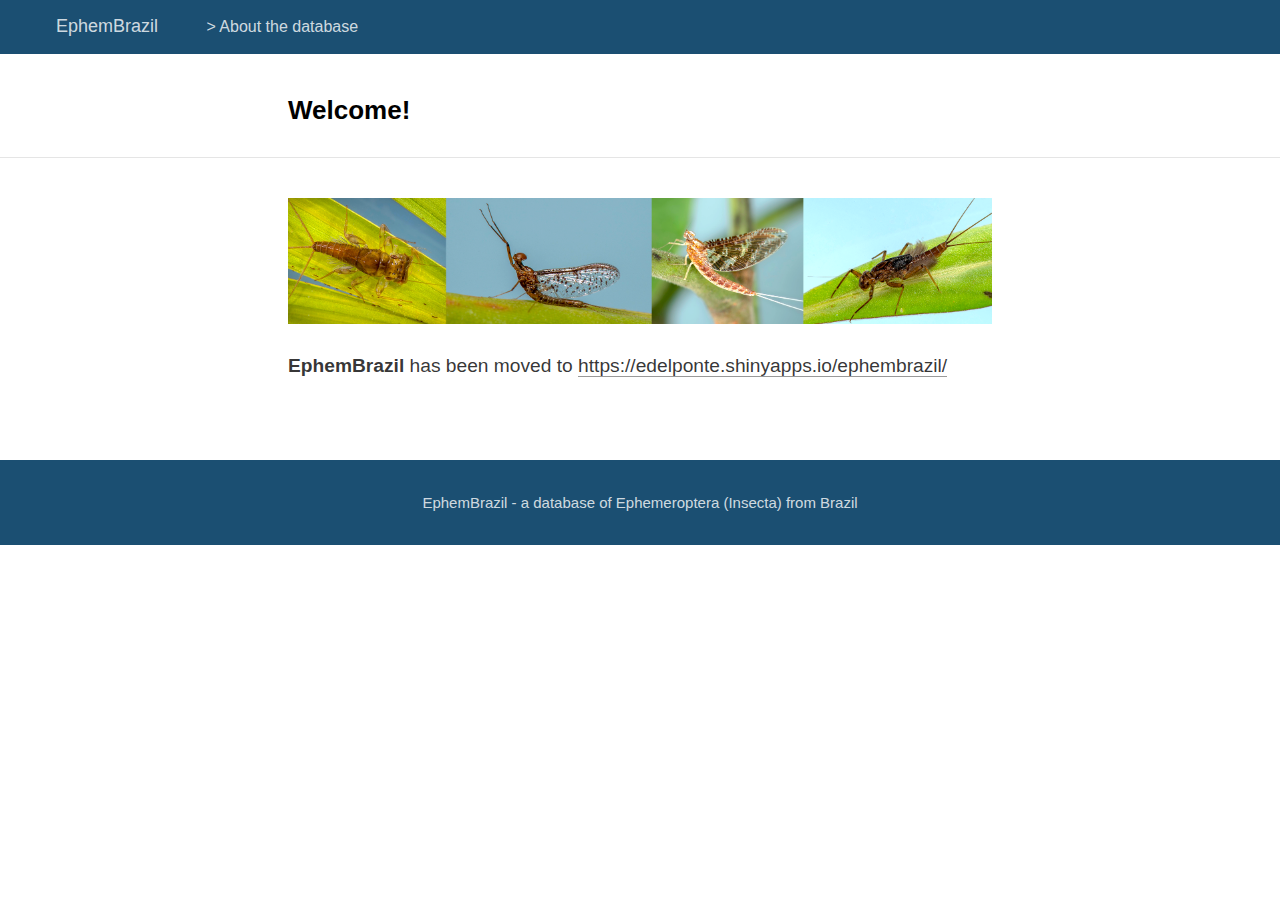
<file: docs/index.html>
<!DOCTYPE html>

<html xmlns="http://www.w3.org/1999/xhtml" lang="" xml:lang="">

<head>
  <meta charset="utf-8"/>
  <meta name="viewport" content="width=device-width, initial-scale=1"/>
  <meta http-equiv="X-UA-Compatible" content="IE=Edge,chrome=1"/>
  <meta name="generator" content="distill" />

  <style type="text/css">
  /* Hide doc at startup (prevent jankiness while JS renders/transforms) */
  body {
    visibility: hidden;
  }
  </style>

 <!--radix_placeholder_import_source-->
 <!--/radix_placeholder_import_source-->

<style type="text/css">code{white-space: pre;}</style>
<style type="text/css" data-origin="pandoc">
pre > code.sourceCode { white-space: pre; position: relative; }
pre > code.sourceCode > span { display: inline-block; line-height: 1.25; }
pre > code.sourceCode > span:empty { height: 1.2em; }
.sourceCode { overflow: visible; }
code.sourceCode > span { color: inherit; text-decoration: inherit; }
div.sourceCode { margin: 1em 0; }
pre.sourceCode { margin: 0; }
@media screen {
div.sourceCode { overflow: auto; }
}
@media print {
pre > code.sourceCode { white-space: pre-wrap; }
pre > code.sourceCode > span { text-indent: -5em; padding-left: 5em; }
}
pre.numberSource code
  { counter-reset: source-line 0; }
pre.numberSource code > span
  { position: relative; left: -4em; counter-increment: source-line; }
pre.numberSource code > span > a:first-child::before
  { content: counter(source-line);
    position: relative; left: -1em; text-align: right; vertical-align: baseline;
    border: none; display: inline-block;
    -webkit-touch-callout: none; -webkit-user-select: none;
    -khtml-user-select: none; -moz-user-select: none;
    -ms-user-select: none; user-select: none;
    padding: 0 4px; width: 4em;
    color: #aaaaaa;
  }
pre.numberSource { margin-left: 3em; border-left: 1px solid #aaaaaa;  padding-left: 4px; }
div.sourceCode
  {   }
@media screen {
pre > code.sourceCode > span > a:first-child::before { text-decoration: underline; }
}
code span.al { color: #ad0000; } /* Alert */
code span.an { color: #5e5e5e; } /* Annotation */
code span.at { } /* Attribute */
code span.bn { color: #ad0000; } /* BaseN */
code span.bu { } /* BuiltIn */
code span.cf { color: #007ba5; } /* ControlFlow */
code span.ch { color: #20794d; } /* Char */
code span.cn { color: #8f5902; } /* Constant */
code span.co { color: #5e5e5e; } /* Comment */
code span.cv { color: #5e5e5e; font-style: italic; } /* CommentVar */
code span.do { color: #5e5e5e; font-style: italic; } /* Documentation */
code span.dt { color: #ad0000; } /* DataType */
code span.dv { color: #ad0000; } /* DecVal */
code span.er { color: #ad0000; } /* Error */
code span.ex { } /* Extension */
code span.fl { color: #ad0000; } /* Float */
code span.fu { color: #4758ab; } /* Function */
code span.im { } /* Import */
code span.in { color: #5e5e5e; } /* Information */
code span.kw { color: #007ba5; } /* Keyword */
code span.op { color: #5e5e5e; } /* Operator */
code span.ot { color: #007ba5; } /* Other */
code span.pp { color: #ad0000; } /* Preprocessor */
code span.sc { color: #5e5e5e; } /* SpecialChar */
code span.ss { color: #20794d; } /* SpecialString */
code span.st { color: #20794d; } /* String */
code span.va { color: #111111; } /* Variable */
code span.vs { color: #20794d; } /* VerbatimString */
code span.wa { color: #5e5e5e; font-style: italic; } /* Warning */
</style>


  <!--radix_placeholder_meta_tags-->
  <title>EphemBrazil: Welcome!</title>




  <!--  https://developers.facebook.com/docs/sharing/webmasters#markup -->
  <meta property="og:title" content="EphemBrazil: Welcome!"/>
  <meta property="og:type" content="article"/>
  <meta property="og:locale" content="en_US"/>
  <meta property="og:site_name" content="EphemBrazil"/>

  <!--  https://dev.twitter.com/cards/types/summary -->
  <meta property="twitter:card" content="summary"/>
  <meta property="twitter:title" content="EphemBrazil: Welcome!"/>

  <!--/radix_placeholder_meta_tags-->
  <!--radix_placeholder_rmarkdown_metadata-->

  <script type="text/json" id="radix-rmarkdown-metadata">
  {"type":"list","attributes":{"names":{"type":"character","attributes":{},"value":["title","site"]}},"value":[{"type":"character","attributes":{},"value":["Welcome!"]},{"type":"character","attributes":{},"value":["distill::distill_website"]}]}
  </script>
  <!--/radix_placeholder_rmarkdown_metadata-->
  <!--radix_placeholder_navigation_in_header-->
  <meta name="distill:offset" content=""/>

  <script type="application/javascript">

    window.headroom_prevent_pin = false;

    window.document.addEventListener("DOMContentLoaded", function (event) {

      // initialize headroom for banner
      var header = $('header').get(0);
      var headerHeight = header.offsetHeight;
      var headroom = new Headroom(header, {
        tolerance: 5,
        onPin : function() {
          if (window.headroom_prevent_pin) {
            window.headroom_prevent_pin = false;
            headroom.unpin();
          }
        }
      });
      headroom.init();
      if(window.location.hash)
        headroom.unpin();
      $(header).addClass('headroom--transition');

      // offset scroll location for banner on hash change
      // (see: https://github.com/WickyNilliams/headroom.js/issues/38)
      window.addEventListener("hashchange", function(event) {
        window.scrollTo(0, window.pageYOffset - (headerHeight + 25));
      });

      // responsive menu
      $('.distill-site-header').each(function(i, val) {
        var topnav = $(this);
        var toggle = topnav.find('.nav-toggle');
        toggle.on('click', function() {
          topnav.toggleClass('responsive');
        });
      });

      // nav dropdowns
      $('.nav-dropbtn').click(function(e) {
        $(this).next('.nav-dropdown-content').toggleClass('nav-dropdown-active');
        $(this).parent().siblings('.nav-dropdown')
           .children('.nav-dropdown-content').removeClass('nav-dropdown-active');
      });
      $("body").click(function(e){
        $('.nav-dropdown-content').removeClass('nav-dropdown-active');
      });
      $(".nav-dropdown").click(function(e){
        e.stopPropagation();
      });
    });
  </script>

  <style type="text/css">

  /* Theme (user-documented overrideables for nav appearance) */

  .distill-site-nav {
    color: rgba(255, 255, 255, 0.8);
    background-color: #0F2E3D;
    font-size: 15px;
    font-weight: 300;
  }

  .distill-site-nav a {
    color: inherit;
    text-decoration: none;
  }

  .distill-site-nav a:hover {
    color: white;
  }

  @media print {
    .distill-site-nav {
      display: none;
    }
  }

  .distill-site-header {

  }

  .distill-site-footer {

  }


  /* Site Header */

  .distill-site-header {
    width: 100%;
    box-sizing: border-box;
    z-index: 3;
  }

  .distill-site-header .nav-left {
    display: inline-block;
    margin-left: 8px;
  }

  @media screen and (max-width: 768px) {
    .distill-site-header .nav-left {
      margin-left: 0;
    }
  }


  .distill-site-header .nav-right {
    float: right;
    margin-right: 8px;
  }

  .distill-site-header a,
  .distill-site-header .title {
    display: inline-block;
    text-align: center;
    padding: 14px 10px 14px 10px;
  }

  .distill-site-header .title {
    font-size: 18px;
    min-width: 150px;
  }

  .distill-site-header .logo {
    padding: 0;
  }

  .distill-site-header .logo img {
    display: none;
    max-height: 20px;
    width: auto;
    margin-bottom: -4px;
  }

  .distill-site-header .nav-image img {
    max-height: 18px;
    width: auto;
    display: inline-block;
    margin-bottom: -3px;
  }



  @media screen and (min-width: 1000px) {
    .distill-site-header .logo img {
      display: inline-block;
    }
    .distill-site-header .nav-left {
      margin-left: 20px;
    }
    .distill-site-header .nav-right {
      margin-right: 20px;
    }
    .distill-site-header .title {
      padding-left: 12px;
    }
  }


  .distill-site-header .nav-toggle {
    display: none;
  }

  .nav-dropdown {
    display: inline-block;
    position: relative;
  }

  .nav-dropdown .nav-dropbtn {
    border: none;
    outline: none;
    color: rgba(255, 255, 255, 0.8);
    padding: 16px 10px;
    background-color: transparent;
    font-family: inherit;
    font-size: inherit;
    font-weight: inherit;
    margin: 0;
    margin-top: 1px;
    z-index: 2;
  }

  .nav-dropdown-content {
    display: none;
    position: absolute;
    background-color: white;
    min-width: 200px;
    border: 1px solid rgba(0,0,0,0.15);
    border-radius: 4px;
    box-shadow: 0px 8px 16px 0px rgba(0,0,0,0.1);
    z-index: 1;
    margin-top: 2px;
    white-space: nowrap;
    padding-top: 4px;
    padding-bottom: 4px;
  }

  .nav-dropdown-content hr {
    margin-top: 4px;
    margin-bottom: 4px;
    border: none;
    border-bottom: 1px solid rgba(0, 0, 0, 0.1);
  }

  .nav-dropdown-active {
    display: block;
  }

  .nav-dropdown-content a, .nav-dropdown-content .nav-dropdown-header {
    color: black;
    padding: 6px 24px;
    text-decoration: none;
    display: block;
    text-align: left;
  }

  .nav-dropdown-content .nav-dropdown-header {
    display: block;
    padding: 5px 24px;
    padding-bottom: 0;
    text-transform: uppercase;
    font-size: 14px;
    color: #999999;
    white-space: nowrap;
  }

  .nav-dropdown:hover .nav-dropbtn {
    color: white;
  }

  .nav-dropdown-content a:hover {
    background-color: #ddd;
    color: black;
  }

  .nav-right .nav-dropdown-content {
    margin-left: -45%;
    right: 0;
  }

  @media screen and (max-width: 768px) {
    .distill-site-header a, .distill-site-header .nav-dropdown  {display: none;}
    .distill-site-header a.nav-toggle {
      float: right;
      display: block;
    }
    .distill-site-header .title {
      margin-left: 0;
    }
    .distill-site-header .nav-right {
      margin-right: 0;
    }
    .distill-site-header {
      overflow: hidden;
    }
    .nav-right .nav-dropdown-content {
      margin-left: 0;
    }
  }


  @media screen and (max-width: 768px) {
    .distill-site-header.responsive {position: relative; min-height: 500px; }
    .distill-site-header.responsive a.nav-toggle {
      position: absolute;
      right: 0;
      top: 0;
    }
    .distill-site-header.responsive a,
    .distill-site-header.responsive .nav-dropdown {
      display: block;
      text-align: left;
    }
    .distill-site-header.responsive .nav-left,
    .distill-site-header.responsive .nav-right {
      width: 100%;
    }
    .distill-site-header.responsive .nav-dropdown {float: none;}
    .distill-site-header.responsive .nav-dropdown-content {position: relative;}
    .distill-site-header.responsive .nav-dropdown .nav-dropbtn {
      display: block;
      width: 100%;
      text-align: left;
    }
  }

  /* Site Footer */

  .distill-site-footer {
    width: 100%;
    overflow: hidden;
    box-sizing: border-box;
    z-index: 3;
    margin-top: 30px;
    padding-top: 30px;
    padding-bottom: 30px;
    text-align: center;
  }

  /* Headroom */

  d-title {
    padding-top: 6rem;
  }

  @media print {
    d-title {
      padding-top: 4rem;
    }
  }

  .headroom {
    z-index: 1000;
    position: fixed;
    top: 0;
    left: 0;
    right: 0;
  }

  .headroom--transition {
    transition: all .4s ease-in-out;
  }

  .headroom--unpinned {
    top: -100px;
  }

  .headroom--pinned {
    top: 0;
  }

  /* adjust viewport for navbar height */
  /* helps vertically center bootstrap (non-distill) content */
  .min-vh-100 {
    min-height: calc(100vh - 100px) !important;
  }

  </style>

  <script src="site_libs/jquery-3.6.0/jquery-3.6.0.min.js"></script>
  <link href="site_libs/font-awesome-6.4.2/css/all.min.css" rel="stylesheet"/>
  <link href="site_libs/font-awesome-6.4.2/css/v4-shims.min.css" rel="stylesheet"/>
  <script src="site_libs/headroom-0.9.4/headroom.min.js"></script>
  <script src="site_libs/autocomplete-0.37.1/autocomplete.min.js"></script>
  <script src="site_libs/fuse-6.4.1/fuse.min.js"></script>

  <script type="application/javascript">

  function getMeta(metaName) {
    var metas = document.getElementsByTagName('meta');
    for (let i = 0; i < metas.length; i++) {
      if (metas[i].getAttribute('name') === metaName) {
        return metas[i].getAttribute('content');
      }
    }
    return '';
  }

  function offsetURL(url) {
    var offset = getMeta('distill:offset');
    return offset ? offset + '/' + url : url;
  }

  function createFuseIndex() {

    // create fuse index
    var options = {
      keys: [
        { name: 'title', weight: 20 },
        { name: 'categories', weight: 15 },
        { name: 'description', weight: 10 },
        { name: 'contents', weight: 5 },
      ],
      ignoreLocation: true,
      threshold: 0
    };
    var fuse = new window.Fuse([], options);

    // fetch the main search.json
    return fetch(offsetURL('search.json'))
      .then(function(response) {
        if (response.status == 200) {
          return response.json().then(function(json) {
            // index main articles
            json.articles.forEach(function(article) {
              fuse.add(article);
            });
            // download collections and index their articles
            return Promise.all(json.collections.map(function(collection) {
              return fetch(offsetURL(collection)).then(function(response) {
                if (response.status === 200) {
                  return response.json().then(function(articles) {
                    articles.forEach(function(article) {
                      fuse.add(article);
                    });
                  })
                } else {
                  return Promise.reject(
                    new Error('Unexpected status from search index request: ' +
                              response.status)
                  );
                }
              });
            })).then(function() {
              return fuse;
            });
          });

        } else {
          return Promise.reject(
            new Error('Unexpected status from search index request: ' +
                        response.status)
          );
        }
      });
  }

  window.document.addEventListener("DOMContentLoaded", function (event) {

    // get search element (bail if we don't have one)
    var searchEl = window.document.getElementById('distill-search');
    if (!searchEl)
      return;

    createFuseIndex()
      .then(function(fuse) {

        // make search box visible
        searchEl.classList.remove('hidden');

        // initialize autocomplete
        var options = {
          autoselect: true,
          hint: false,
          minLength: 2,
        };
        window.autocomplete(searchEl, options, [{
          source: function(query, callback) {
            const searchOptions = {
              isCaseSensitive: false,
              shouldSort: true,
              minMatchCharLength: 2,
              limit: 10,
            };
            var results = fuse.search(query, searchOptions);
            callback(results
              .map(function(result) { return result.item; })
            );
          },
          templates: {
            suggestion: function(suggestion) {
              var img = suggestion.preview && Object.keys(suggestion.preview).length > 0
                ? `<img src="${offsetURL(suggestion.preview)}"</img>`
                : '';
              var html = `
                <div class="search-item">
                  <h3>${suggestion.title}</h3>
                  <div class="search-item-description">
                    ${suggestion.description || ''}
                  </div>
                  <div class="search-item-preview">
                    ${img}
                  </div>
                </div>
              `;
              return html;
            }
          }
        }]).on('autocomplete:selected', function(event, suggestion) {
          window.location.href = offsetURL(suggestion.path);
        });
        // remove inline display style on autocompleter (we want to
        // manage responsive display via css)
        $('.algolia-autocomplete').css("display", "");
      })
      .catch(function(error) {
        console.log(error);
      });

  });

  </script>

  <style type="text/css">

  .nav-search {
    font-size: x-small;
  }

  /* Algolioa Autocomplete */

  .algolia-autocomplete {
    display: inline-block;
    margin-left: 10px;
    vertical-align: sub;
    background-color: white;
    color: black;
    padding: 6px;
    padding-top: 8px;
    padding-bottom: 0;
    border-radius: 6px;
    border: 1px #0F2E3D solid;
    width: 180px;
  }


  @media screen and (max-width: 768px) {
    .distill-site-nav .algolia-autocomplete {
      display: none;
      visibility: hidden;
    }
    .distill-site-nav.responsive .algolia-autocomplete {
      display: inline-block;
      visibility: visible;
    }
    .distill-site-nav.responsive .algolia-autocomplete .aa-dropdown-menu {
      margin-left: 0;
      width: 400px;
      max-height: 400px;
    }
  }

  .algolia-autocomplete .aa-input, .algolia-autocomplete .aa-hint {
    width: 90%;
    outline: none;
    border: none;
  }

  .algolia-autocomplete .aa-hint {
    color: #999;
  }
  .algolia-autocomplete .aa-dropdown-menu {
    width: 550px;
    max-height: 70vh;
    overflow-x: visible;
    overflow-y: scroll;
    padding: 5px;
    margin-top: 3px;
    margin-left: -150px;
    background-color: #fff;
    border-radius: 5px;
    border: 1px solid #999;
    border-top: none;
  }

  .algolia-autocomplete .aa-dropdown-menu .aa-suggestion {
    cursor: pointer;
    padding: 5px 4px;
    border-bottom: 1px solid #eee;
  }

  .algolia-autocomplete .aa-dropdown-menu .aa-suggestion:last-of-type {
    border-bottom: none;
    margin-bottom: 2px;
  }

  .algolia-autocomplete .aa-dropdown-menu .aa-suggestion .search-item {
    overflow: hidden;
    font-size: 0.8em;
    line-height: 1.4em;
  }

  .algolia-autocomplete .aa-dropdown-menu .aa-suggestion .search-item h3 {
    font-size: 1rem;
    margin-block-start: 0;
    margin-block-end: 5px;
  }

  .algolia-autocomplete .aa-dropdown-menu .aa-suggestion .search-item-description {
    display: inline-block;
    overflow: hidden;
    height: 2.8em;
    width: 80%;
    margin-right: 4%;
  }

  .algolia-autocomplete .aa-dropdown-menu .aa-suggestion .search-item-preview {
    display: inline-block;
    width: 15%;
  }

  .algolia-autocomplete .aa-dropdown-menu .aa-suggestion .search-item-preview img {
    height: 3em;
    width: auto;
    display: none;
  }

  .algolia-autocomplete .aa-dropdown-menu .aa-suggestion .search-item-preview img[src] {
    display: initial;
  }

  .algolia-autocomplete .aa-dropdown-menu .aa-suggestion.aa-cursor {
    background-color: #eee;
  }
  .algolia-autocomplete .aa-dropdown-menu .aa-suggestion em {
    font-weight: bold;
    font-style: normal;
  }

  </style>


  <!--/radix_placeholder_navigation_in_header-->
  <!--radix_placeholder_distill-->

  <style type="text/css">

  body {
    background-color: white;
  }

  .pandoc-table {
    width: 100%;
  }

  .pandoc-table>caption {
    margin-bottom: 10px;
  }

  .pandoc-table th:not([align]) {
    text-align: left;
  }

  .pagedtable-footer {
    font-size: 15px;
  }

  d-byline .byline {
    grid-template-columns: 2fr 2fr;
  }

  d-byline .byline h3 {
    margin-block-start: 1.5em;
  }

  d-byline .byline .authors-affiliations h3 {
    margin-block-start: 0.5em;
  }

  .authors-affiliations .orcid-id {
    width: 16px;
    height:16px;
    margin-left: 4px;
    margin-right: 4px;
    vertical-align: middle;
    padding-bottom: 2px;
  }

  d-title .dt-tags {
    margin-top: 1em;
    grid-column: text;
  }

  .dt-tags .dt-tag {
    text-decoration: none;
    display: inline-block;
    color: rgba(0,0,0,0.6);
    padding: 0em 0.4em;
    margin-right: 0.5em;
    margin-bottom: 0.4em;
    font-size: 70%;
    border: 1px solid rgba(0,0,0,0.2);
    border-radius: 3px;
    text-transform: uppercase;
    font-weight: 500;
  }

  d-article table.gt_table td,
  d-article table.gt_table th {
    border-bottom: none;
  }

  .html-widget {
    margin-bottom: 2.0em;
  }

  .l-screen-inset {
    padding-right: 16px;
  }

  .l-screen .caption {
    margin-left: 10px;
  }

  .shaded {
    background: rgb(247, 247, 247);
    padding-top: 20px;
    padding-bottom: 20px;
    border-top: 1px solid rgba(0, 0, 0, 0.1);
    border-bottom: 1px solid rgba(0, 0, 0, 0.1);
  }

  .shaded .html-widget {
    margin-bottom: 0;
    border: 1px solid rgba(0, 0, 0, 0.1);
  }

  .shaded .shaded-content {
    background: white;
  }

  .text-output {
    margin-top: 0;
    line-height: 1.5em;
  }

  .hidden {
    display: none !important;
  }

  d-article {
    padding-top: 2.5rem;
    padding-bottom: 30px;
  }

  d-appendix {
    padding-top: 30px;
  }

  d-article>p>img {
    width: 100%;
  }

  d-article h2 {
    margin: 1rem 0 1.5rem 0;
  }

  d-article h3 {
    margin-top: 1.5rem;
  }

  d-article iframe {
    border: 1px solid rgba(0, 0, 0, 0.1);
    margin-bottom: 2.0em;
    width: 100%;
  }

  /* Tweak code blocks */

  d-article div.sourceCode code,
  d-article pre code {
    font-family: Consolas, Monaco, 'Andale Mono', 'Ubuntu Mono', monospace;
  }

  d-article pre,
  d-article div.sourceCode,
  d-article div.sourceCode pre {
    overflow: auto;
  }

  d-article div.sourceCode {
    background-color: white;
  }

  d-article div.sourceCode pre {
    padding-left: 10px;
    font-size: 12px;
    border-left: 2px solid rgba(0,0,0,0.1);
  }

  d-article pre {
    font-size: 12px;
    color: black;
    background: none;
    margin-top: 0;
    text-align: left;
    white-space: pre;
    word-spacing: normal;
    word-break: normal;
    word-wrap: normal;
    line-height: 1.5;

    -moz-tab-size: 4;
    -o-tab-size: 4;
    tab-size: 4;

    -webkit-hyphens: none;
    -moz-hyphens: none;
    -ms-hyphens: none;
    hyphens: none;
  }

  d-article pre a {
    border-bottom: none;
  }

  d-article pre a:hover {
    border-bottom: none;
    text-decoration: underline;
  }

  d-article details {
    grid-column: text;
    margin-bottom: 0.8em;
  }

  @media(min-width: 768px) {

  d-article pre,
  d-article div.sourceCode,
  d-article div.sourceCode pre {
    overflow: visible !important;
  }

  d-article div.sourceCode pre {
    padding-left: 18px;
    font-size: 14px;
  }

  d-article pre {
    font-size: 14px;
  }

  }

  figure img.external {
    background: white;
    border: 1px solid rgba(0, 0, 0, 0.1);
    box-shadow: 0 1px 8px rgba(0, 0, 0, 0.1);
    padding: 18px;
    box-sizing: border-box;
  }

  /* CSS for d-contents */

  .d-contents {
    grid-column: text;
    color: rgba(0,0,0,0.8);
    font-size: 0.9em;
    padding-bottom: 1em;
    margin-bottom: 1em;
    padding-bottom: 0.5em;
    margin-bottom: 1em;
    padding-left: 0.25em;
    justify-self: start;
  }

  @media(min-width: 1000px) {
    .d-contents.d-contents-float {
      height: 0;
      grid-column-start: 1;
      grid-column-end: 4;
      justify-self: center;
      padding-right: 3em;
      padding-left: 2em;
    }
  }

  .d-contents nav h3 {
    font-size: 18px;
    margin-top: 0;
    margin-bottom: 1em;
  }

  .d-contents li {
    list-style-type: none
  }

  .d-contents nav > ul {
    padding-left: 0;
  }

  .d-contents ul {
    padding-left: 1em
  }

  .d-contents nav ul li {
    margin-top: 0.6em;
    margin-bottom: 0.2em;
  }

  .d-contents nav a {
    font-size: 13px;
    border-bottom: none;
    text-decoration: none
    color: rgba(0, 0, 0, 0.8);
  }

  .d-contents nav a:hover {
    text-decoration: underline solid rgba(0, 0, 0, 0.6)
  }

  .d-contents nav > ul > li > a {
    font-weight: 600;
  }

  .d-contents nav > ul > li > ul {
    font-weight: inherit;
  }

  .d-contents nav > ul > li > ul > li {
    margin-top: 0.2em;
  }


  .d-contents nav ul {
    margin-top: 0;
    margin-bottom: 0.25em;
  }

  .d-article-with-toc h2:nth-child(2) {
    margin-top: 0;
  }


  /* Figure */

  .figure {
    position: relative;
    margin-bottom: 2.5em;
    margin-top: 1.5em;
  }

  .figure img {
    width: 100%;
  }

  .figure .caption {
    color: rgba(0, 0, 0, 0.6);
    font-size: 12px;
    line-height: 1.5em;
  }

  .figure img.external {
    background: white;
    border: 1px solid rgba(0, 0, 0, 0.1);
    box-shadow: 0 1px 8px rgba(0, 0, 0, 0.1);
    padding: 18px;
    box-sizing: border-box;
  }

  .figure .caption a {
    color: rgba(0, 0, 0, 0.6);
  }

  .figure .caption b,
  .figure .caption strong, {
    font-weight: 600;
    color: rgba(0, 0, 0, 1.0);
  }

  /* Citations */

  d-article .citation {
    color: inherit;
    cursor: inherit;
  }

  div.hanging-indent{
    margin-left: 1em; text-indent: -1em;
  }

  /* Citation hover box */

  .tippy-box[data-theme~=light-border] {
    background-color: rgba(250, 250, 250, 0.95);
  }

  .tippy-content > p {
    margin-bottom: 0;
    padding: 2px;
  }


  /* Tweak 1000px media break to show more text */

  @media(min-width: 1000px) {
    .base-grid,
    distill-header,
    d-title,
    d-abstract,
    d-article,
    d-appendix,
    distill-appendix,
    d-byline,
    d-footnote-list,
    d-citation-list,
    distill-footer {
      grid-template-columns: [screen-start] 1fr [page-start kicker-start] 80px [middle-start] 50px [text-start kicker-end] 65px 65px 65px 65px 65px 65px 65px 65px [text-end gutter-start] 65px [middle-end] 65px [page-end gutter-end] 1fr [screen-end];
      grid-column-gap: 16px;
    }

    .grid {
      grid-column-gap: 16px;
    }

    d-article {
      font-size: 1.06rem;
      line-height: 1.7em;
    }
    figure .caption, .figure .caption, figure figcaption {
      font-size: 13px;
    }
  }

  @media(min-width: 1180px) {
    .base-grid,
    distill-header,
    d-title,
    d-abstract,
    d-article,
    d-appendix,
    distill-appendix,
    d-byline,
    d-footnote-list,
    d-citation-list,
    distill-footer {
      grid-template-columns: [screen-start] 1fr [page-start kicker-start] 60px [middle-start] 60px [text-start kicker-end] 60px 60px 60px 60px 60px 60px 60px 60px [text-end gutter-start] 60px [middle-end] 60px [page-end gutter-end] 1fr [screen-end];
      grid-column-gap: 32px;
    }

    .grid {
      grid-column-gap: 32px;
    }
  }


  /* Get the citation styles for the appendix (not auto-injected on render since
     we do our own rendering of the citation appendix) */

  d-appendix .citation-appendix,
  .d-appendix .citation-appendix {
    font-size: 11px;
    line-height: 15px;
    border-left: 1px solid rgba(0, 0, 0, 0.1);
    padding-left: 18px;
    border: 1px solid rgba(0,0,0,0.1);
    background: rgba(0, 0, 0, 0.02);
    padding: 10px 18px;
    border-radius: 3px;
    color: rgba(150, 150, 150, 1);
    overflow: hidden;
    margin-top: -12px;
    white-space: pre-wrap;
    word-wrap: break-word;
  }

  /* Include appendix styles here so they can be overridden */

  d-appendix {
    contain: layout style;
    font-size: 0.8em;
    line-height: 1.7em;
    margin-top: 60px;
    margin-bottom: 0;
    border-top: 1px solid rgba(0, 0, 0, 0.1);
    color: rgba(0,0,0,0.5);
    padding-top: 60px;
    padding-bottom: 48px;
  }

  d-appendix h3 {
    grid-column: page-start / text-start;
    font-size: 15px;
    font-weight: 500;
    margin-top: 1em;
    margin-bottom: 0;
    color: rgba(0,0,0,0.65);
  }

  d-appendix h3 + * {
    margin-top: 1em;
  }

  d-appendix ol {
    padding: 0 0 0 15px;
  }

  @media (min-width: 768px) {
    d-appendix ol {
      padding: 0 0 0 30px;
      margin-left: -30px;
    }
  }

  d-appendix li {
    margin-bottom: 1em;
  }

  d-appendix a {
    color: rgba(0, 0, 0, 0.6);
  }

  d-appendix > * {
    grid-column: text;
  }

  d-appendix > d-footnote-list,
  d-appendix > d-citation-list,
  d-appendix > distill-appendix {
    grid-column: screen;
  }

  /* Include footnote styles here so they can be overridden */

  d-footnote-list {
    contain: layout style;
  }

  d-footnote-list > * {
    grid-column: text;
  }

  d-footnote-list a.footnote-backlink {
    color: rgba(0,0,0,0.3);
    padding-left: 0.5em;
  }



  /* Anchor.js */

  .anchorjs-link {
    /*transition: all .25s linear; */
    text-decoration: none;
    border-bottom: none;
  }
  *:hover > .anchorjs-link {
    margin-left: -1.125em !important;
    text-decoration: none;
    border-bottom: none;
  }

  /* Social footer */

  .social_footer {
    margin-top: 30px;
    margin-bottom: 0;
    color: rgba(0,0,0,0.67);
  }

  .disqus-comments {
    margin-right: 30px;
  }

  .disqus-comment-count {
    border-bottom: 1px solid rgba(0, 0, 0, 0.4);
    cursor: pointer;
  }

  #disqus_thread {
    margin-top: 30px;
  }

  .article-sharing a {
    border-bottom: none;
    margin-right: 8px;
  }

  .article-sharing a:hover {
    border-bottom: none;
  }

  .sidebar-section.subscribe {
    font-size: 12px;
    line-height: 1.6em;
  }

  .subscribe p {
    margin-bottom: 0.5em;
  }


  .article-footer .subscribe {
    font-size: 15px;
    margin-top: 45px;
  }


  .sidebar-section.custom {
    font-size: 12px;
    line-height: 1.6em;
  }

  .custom p {
    margin-bottom: 0.5em;
  }

  /* Styles for listing layout (hide title) */
  .layout-listing d-title, .layout-listing .d-title {
    display: none;
  }

  /* Styles for posts lists (not auto-injected) */


  .posts-with-sidebar {
    padding-left: 45px;
    padding-right: 45px;
  }

  .posts-list .description h2,
  .posts-list .description p {
    font-family: -apple-system, BlinkMacSystemFont, "Segoe UI", Roboto, Oxygen, Ubuntu, Cantarell, "Fira Sans", "Droid Sans", "Helvetica Neue", Arial, sans-serif;
  }

  .posts-list .description h2 {
    font-weight: 700;
    border-bottom: none;
    padding-bottom: 0;
  }

  .posts-list h2.post-tag {
    border-bottom: 1px solid rgba(0, 0, 0, 0.2);
    padding-bottom: 12px;
  }
  .posts-list {
    margin-top: 60px;
    margin-bottom: 24px;
  }

  .posts-list .post-preview {
    text-decoration: none;
    overflow: hidden;
    display: block;
    border-bottom: 1px solid rgba(0, 0, 0, 0.1);
    padding: 24px 0;
  }

  .post-preview-last {
    border-bottom: none !important;
  }

  .posts-list .posts-list-caption {
    grid-column: screen;
    font-weight: 400;
  }

  .posts-list .post-preview h2 {
    margin: 0 0 6px 0;
    line-height: 1.2em;
    font-style: normal;
    font-size: 24px;
  }

  .posts-list .post-preview p {
    margin: 0 0 12px 0;
    line-height: 1.4em;
    font-size: 16px;
  }

  .posts-list .post-preview .thumbnail {
    box-sizing: border-box;
    margin-bottom: 24px;
    position: relative;
    max-width: 500px;
  }
  .posts-list .post-preview img {
    width: 100%;
    display: block;
  }

  .posts-list .metadata {
    font-size: 12px;
    line-height: 1.4em;
    margin-bottom: 18px;
  }

  .posts-list .metadata > * {
    display: inline-block;
  }

  .posts-list .metadata .publishedDate {
    margin-right: 2em;
  }

  .posts-list .metadata .dt-authors {
    display: block;
    margin-top: 0.3em;
    margin-right: 2em;
  }

  .posts-list .dt-tags {
    display: block;
    line-height: 1em;
  }

  .posts-list .dt-tags .dt-tag {
    display: inline-block;
    color: rgba(0,0,0,0.6);
    padding: 0.3em 0.4em;
    margin-right: 0.2em;
    margin-bottom: 0.4em;
    font-size: 60%;
    border: 1px solid rgba(0,0,0,0.2);
    border-radius: 3px;
    text-transform: uppercase;
    font-weight: 500;
  }

  .posts-list img {
    opacity: 1;
  }

  .posts-list img[data-src] {
    opacity: 0;
  }

  .posts-more {
    clear: both;
  }


  .posts-sidebar {
    font-size: 16px;
  }

  .posts-sidebar h3 {
    font-size: 16px;
    margin-top: 0;
    margin-bottom: 0.5em;
    font-weight: 400;
    text-transform: uppercase;
  }

  .sidebar-section {
    margin-bottom: 30px;
  }

  .categories ul {
    list-style-type: none;
    margin: 0;
    padding: 0;
  }

  .categories li {
    color: rgba(0, 0, 0, 0.8);
    margin-bottom: 0;
  }

  .categories li>a {
    border-bottom: none;
  }

  .categories li>a:hover {
    border-bottom: 1px solid rgba(0, 0, 0, 0.4);
  }

  .categories .active {
    font-weight: 600;
  }

  .categories .category-count {
    color: rgba(0, 0, 0, 0.4);
  }


  @media(min-width: 768px) {
    .posts-list .post-preview h2 {
      font-size: 26px;
    }
    .posts-list .post-preview .thumbnail {
      float: right;
      width: 30%;
      margin-bottom: 0;
    }
    .posts-list .post-preview .description {
      float: left;
      width: 45%;
    }
    .posts-list .post-preview .metadata {
      float: left;
      width: 20%;
      margin-top: 8px;
    }
    .posts-list .post-preview p {
      margin: 0 0 12px 0;
      line-height: 1.5em;
      font-size: 16px;
    }
    .posts-with-sidebar .posts-list {
      float: left;
      width: 75%;
    }
    .posts-with-sidebar .posts-sidebar {
      float: right;
      width: 20%;
      margin-top: 60px;
      padding-top: 24px;
      padding-bottom: 24px;
    }
  }


  /* Improve display for browsers without grid (IE/Edge <= 15) */

  .downlevel {
    line-height: 1.6em;
    font-family: -apple-system, BlinkMacSystemFont, "Segoe UI", Roboto, Oxygen, Ubuntu, Cantarell, "Fira Sans", "Droid Sans", "Helvetica Neue", Arial, sans-serif;
    margin: 0;
  }

  .downlevel .d-title {
    padding-top: 6rem;
    padding-bottom: 1.5rem;
  }

  .downlevel .d-title h1 {
    font-size: 50px;
    font-weight: 700;
    line-height: 1.1em;
    margin: 0 0 0.5rem;
  }

  .downlevel .d-title p {
    font-weight: 300;
    font-size: 1.2rem;
    line-height: 1.55em;
    margin-top: 0;
  }

  .downlevel .d-byline {
    padding-top: 0.8em;
    padding-bottom: 0.8em;
    font-size: 0.8rem;
    line-height: 1.8em;
  }

  .downlevel .section-separator {
    border: none;
    border-top: 1px solid rgba(0, 0, 0, 0.1);
  }

  .downlevel .d-article {
    font-size: 1.06rem;
    line-height: 1.7em;
    padding-top: 1rem;
    padding-bottom: 2rem;
  }


  .downlevel .d-appendix {
    padding-left: 0;
    padding-right: 0;
    max-width: none;
    font-size: 0.8em;
    line-height: 1.7em;
    margin-bottom: 0;
    color: rgba(0,0,0,0.5);
    padding-top: 40px;
    padding-bottom: 48px;
  }

  .downlevel .footnotes ol {
    padding-left: 13px;
  }

  .downlevel .base-grid,
  .downlevel .distill-header,
  .downlevel .d-title,
  .downlevel .d-abstract,
  .downlevel .d-article,
  .downlevel .d-appendix,
  .downlevel .distill-appendix,
  .downlevel .d-byline,
  .downlevel .d-footnote-list,
  .downlevel .d-citation-list,
  .downlevel .distill-footer,
  .downlevel .appendix-bottom,
  .downlevel .posts-container {
    padding-left: 40px;
    padding-right: 40px;
  }

  @media(min-width: 768px) {
    .downlevel .base-grid,
    .downlevel .distill-header,
    .downlevel .d-title,
    .downlevel .d-abstract,
    .downlevel .d-article,
    .downlevel .d-appendix,
    .downlevel .distill-appendix,
    .downlevel .d-byline,
    .downlevel .d-footnote-list,
    .downlevel .d-citation-list,
    .downlevel .distill-footer,
    .downlevel .appendix-bottom,
    .downlevel .posts-container {
    padding-left: 150px;
    padding-right: 150px;
    max-width: 900px;
  }
  }

  .downlevel pre code {
    display: block;
    border-left: 2px solid rgba(0, 0, 0, .1);
    padding: 0 0 0 20px;
    font-size: 14px;
  }

  .downlevel code, .downlevel pre {
    color: black;
    background: none;
    font-family: Consolas, Monaco, 'Andale Mono', 'Ubuntu Mono', monospace;
    text-align: left;
    white-space: pre;
    word-spacing: normal;
    word-break: normal;
    word-wrap: normal;
    line-height: 1.5;

    -moz-tab-size: 4;
    -o-tab-size: 4;
    tab-size: 4;

    -webkit-hyphens: none;
    -moz-hyphens: none;
    -ms-hyphens: none;
    hyphens: none;
  }

  .downlevel .posts-list .post-preview {
    color: inherit;
  }



  </style>

  <script type="application/javascript">

  function is_downlevel_browser() {
    if (bowser.isUnsupportedBrowser({ msie: "12", msedge: "16"},
                                   window.navigator.userAgent)) {
      return true;
    } else {
      return window.load_distill_framework === undefined;
    }
  }

  // show body when load is complete
  function on_load_complete() {

    // add anchors
    if (window.anchors) {
      window.anchors.options.placement = 'left';
      window.anchors.add('d-article > h2, d-article > h3, d-article > h4, d-article > h5');
    }


    // set body to visible
    document.body.style.visibility = 'visible';

    // force redraw for leaflet widgets
    if (window.HTMLWidgets) {
      var maps = window.HTMLWidgets.findAll(".leaflet");
      $.each(maps, function(i, el) {
        var map = this.getMap();
        map.invalidateSize();
        map.eachLayer(function(layer) {
          if (layer instanceof L.TileLayer)
            layer.redraw();
        });
      });
    }

    // trigger 'shown' so htmlwidgets resize
    $('d-article').trigger('shown');
  }

  function init_distill() {

    init_common();

    // create front matter
    var front_matter = $('<d-front-matter></d-front-matter>');
    $('#distill-front-matter').wrap(front_matter);

    // create d-title
    $('.d-title').changeElementType('d-title');

    // create d-byline
    var byline = $('<d-byline></d-byline>');
    $('.d-byline').replaceWith(byline);

    // create d-article
    var article = $('<d-article></d-article>');
    $('.d-article').wrap(article).children().unwrap();

    // move posts container into article
    $('.posts-container').appendTo($('d-article'));

    // create d-appendix
    $('.d-appendix').changeElementType('d-appendix');

    // flag indicating that we have appendix items
    var appendix = $('.appendix-bottom').children('h3').length > 0;

    // replace footnotes with <d-footnote>
    $('.footnote-ref').each(function(i, val) {
      appendix = true;
      var href = $(this).attr('href');
      var id = href.replace('#', '');
      var fn = $('#' + id);
      var fn_p = $('#' + id + '>p');
      fn_p.find('.footnote-back').remove();
      var text = fn_p.html();
      var dtfn = $('<d-footnote></d-footnote>');
      dtfn.html(text);
      $(this).replaceWith(dtfn);
    });
    // remove footnotes
    $('.footnotes').remove();

    // move refs into #references-listing
    $('#references-listing').replaceWith($('#refs'));

    $('h1.appendix, h2.appendix').each(function(i, val) {
      $(this).changeElementType('h3');
    });
    $('h3.appendix').each(function(i, val) {
      var id = $(this).attr('id');
      $('.d-contents a[href="#' + id + '"]').parent().remove();
      appendix = true;
      $(this).nextUntil($('h1, h2, h3')).addBack().appendTo($('d-appendix'));
    });

    // show d-appendix if we have appendix content
    $("d-appendix").css('display', appendix ? 'grid' : 'none');

    // localize layout chunks to just output
    $('.layout-chunk').each(function(i, val) {

      // capture layout
      var layout = $(this).attr('data-layout');

      // apply layout to markdown level block elements
      var elements = $(this).children().not('details, div.sourceCode, pre, script');
      elements.each(function(i, el) {
        var layout_div = $('<div class="' + layout + '"></div>');
        if (layout_div.hasClass('shaded')) {
          var shaded_content = $('<div class="shaded-content"></div>');
          $(this).wrap(shaded_content);
          $(this).parent().wrap(layout_div);
        } else {
          $(this).wrap(layout_div);
        }
      });


      // unwrap the layout-chunk div
      $(this).children().unwrap();
    });

    // remove code block used to force  highlighting css
    $('.distill-force-highlighting-css').parent().remove();

    // remove empty line numbers inserted by pandoc when using a
    // custom syntax highlighting theme
    $('code.sourceCode a:empty').remove();

    // load distill framework
    load_distill_framework();

    // wait for window.distillRunlevel == 4 to do post processing
    function distill_post_process() {

      if (!window.distillRunlevel || window.distillRunlevel < 4)
        return;

      // hide author/affiliations entirely if we have no authors
      var front_matter = JSON.parse($("#distill-front-matter").html());
      var have_authors = front_matter.authors && front_matter.authors.length > 0;
      if (!have_authors)
        $('d-byline').addClass('hidden');

      // article with toc class
      $('.d-contents').parent().addClass('d-article-with-toc');

      // strip links that point to #
      $('.authors-affiliations').find('a[href="#"]').removeAttr('href');

      // add orcid ids
      $('.authors-affiliations').find('.author').each(function(i, el) {
        var orcid_id = front_matter.authors[i].orcidID;
        if (orcid_id) {
          var a = $('<a></a>');
          a.attr('href', 'https://orcid.org/' + orcid_id);
          var img = $('<img></img>');
          img.addClass('orcid-id');
          img.attr('alt', 'ORCID ID');
          img.attr('src','[data-uri]');
          a.append(img);
          $(this).append(a);
        }
      });

      // hide elements of author/affiliations grid that have no value
      function hide_byline_column(caption) {
        $('d-byline').find('h3:contains("' + caption + '")').parent().css('visibility', 'hidden');
      }

      // affiliations
      var have_affiliations = false;
      for (var i = 0; i<front_matter.authors.length; ++i) {
        var author = front_matter.authors[i];
        if (author.affiliation !== "&nbsp;") {
          have_affiliations = true;
          break;
        }
      }
      if (!have_affiliations)
        $('d-byline').find('h3:contains("Affiliations")').css('visibility', 'hidden');

      // published date
      if (!front_matter.publishedDate)
        hide_byline_column("Published");

      // document object identifier
      var doi = $('d-byline').find('h3:contains("DOI")');
      var doi_p = doi.next().empty();
      if (!front_matter.doi) {
        // if we have a citation and valid citationText then link to that
        if ($('#citation').length > 0 && front_matter.citationText) {
          doi.html('Citation');
          $('<a href="#citation"></a>')
            .text(front_matter.citationText)
            .appendTo(doi_p);
        } else {
          hide_byline_column("DOI");
        }
      } else {
        $('<a></a>')
           .attr('href', "https://doi.org/" + front_matter.doi)
           .html(front_matter.doi)
           .appendTo(doi_p);
      }

       // change plural form of authors/affiliations
      if (front_matter.authors.length === 1) {
        var grid = $('.authors-affiliations');
        grid.children('h3:contains("Authors")').text('Author');
        grid.children('h3:contains("Affiliations")').text('Affiliation');
      }

      // remove d-appendix and d-footnote-list local styles
      $('d-appendix > style:first-child').remove();
      $('d-footnote-list > style:first-child').remove();

      // move appendix-bottom entries to the bottom
      $('.appendix-bottom').appendTo('d-appendix').children().unwrap();
      $('.appendix-bottom').remove();

      // hoverable references
      $('span.citation[data-cites]').each(function() {
        var refs = $(this).attr('data-cites').split(" ");
        var refHtml = refs.map(function(ref) {
          return "<p>" + $('#ref-' + ref).html() + "</p>";
        }).join("\n");
        window.tippy(this, {
          allowHTML: true,
          content: refHtml,
          maxWidth: 500,
          interactive: true,
          interactiveBorder: 10,
          theme: 'light-border',
          placement: 'bottom-start'
        });
      });

      // clear polling timer
      clearInterval(tid);

      // show body now that everything is ready
      on_load_complete();
    }

    var tid = setInterval(distill_post_process, 50);
    distill_post_process();

  }

  function init_downlevel() {

    init_common();

     // insert hr after d-title
    $('.d-title').after($('<hr class="section-separator"/>'));

    // check if we have authors
    var front_matter = JSON.parse($("#distill-front-matter").html());
    var have_authors = front_matter.authors && front_matter.authors.length > 0;

    // manage byline/border
    if (!have_authors)
      $('.d-byline').remove();
    $('.d-byline').after($('<hr class="section-separator"/>'));
    $('.d-byline a').remove();

    // remove toc
    $('.d-contents').remove();

    // move appendix elements
    $('h1.appendix, h2.appendix').each(function(i, val) {
      $(this).changeElementType('h3');
    });
    $('h3.appendix').each(function(i, val) {
      $(this).nextUntil($('h1, h2, h3')).addBack().appendTo($('.d-appendix'));
    });


    // inject headers into references and footnotes
    var refs_header = $('<h3></h3>');
    refs_header.text('References');
    $('#refs').prepend(refs_header);

    var footnotes_header = $('<h3></h3');
    footnotes_header.text('Footnotes');
    $('.footnotes').children('hr').first().replaceWith(footnotes_header);

    // move appendix-bottom entries to the bottom
    $('.appendix-bottom').appendTo('.d-appendix').children().unwrap();
    $('.appendix-bottom').remove();

    // remove appendix if it's empty
    if ($('.d-appendix').children().length === 0)
      $('.d-appendix').remove();

    // prepend separator above appendix
    $('.d-appendix').before($('<hr class="section-separator" style="clear: both"/>'));

    // trim code
    $('pre>code').each(function(i, val) {
      $(this).html($.trim($(this).html()));
    });

    // move posts-container right before article
    $('.posts-container').insertBefore($('.d-article'));

    $('body').addClass('downlevel');

    on_load_complete();
  }


  function init_common() {

    // jquery plugin to change element types
    (function($) {
      $.fn.changeElementType = function(newType) {
        var attrs = {};

        $.each(this[0].attributes, function(idx, attr) {
          attrs[attr.nodeName] = attr.nodeValue;
        });

        this.replaceWith(function() {
          return $("<" + newType + "/>", attrs).append($(this).contents());
        });
      };
    })(jQuery);

    // prevent underline for linked images
    $('a > img').parent().css({'border-bottom' : 'none'});

    // mark non-body figures created by knitr chunks as 100% width
    $('.layout-chunk').each(function(i, val) {
      var figures = $(this).find('img, .html-widget');
      if ($(this).attr('data-layout') !== "l-body") {
        figures.css('width', '100%');
      } else {
        figures.css('max-width', '100%');
        figures.filter("[width]").each(function(i, val) {
          var fig = $(this);
          fig.css('width', fig.attr('width') + 'px');
        });

      }
    });

    // auto-append index.html to post-preview links in file: protocol
    // and in rstudio ide preview
    $('.post-preview').each(function(i, val) {
      if (window.location.protocol === "file:")
        $(this).attr('href', $(this).attr('href') + "index.html");
    });

    // get rid of index.html references in header
    if (window.location.protocol !== "file:") {
      $('.distill-site-header a[href]').each(function(i,val) {
        $(this).attr('href', $(this).attr('href').replace("index.html", "./"));
      });
    }

    // add class to pandoc style tables
    $('tr.header').parent('thead').parent('table').addClass('pandoc-table');
    $('.kable-table').children('table').addClass('pandoc-table');

    // add figcaption style to table captions
    $('caption').parent('table').addClass("figcaption");

    // initialize posts list
    if (window.init_posts_list)
      window.init_posts_list();

    // implmement disqus comment link
    $('.disqus-comment-count').click(function() {
      window.headroom_prevent_pin = true;
      $('#disqus_thread').toggleClass('hidden');
      if (!$('#disqus_thread').hasClass('hidden')) {
        var offset = $(this).offset();
        $(window).resize();
        $('html, body').animate({
          scrollTop: offset.top - 35
        });
      }
    });
  }

  document.addEventListener('DOMContentLoaded', function() {
    if (is_downlevel_browser())
      init_downlevel();
    else
      window.addEventListener('WebComponentsReady', init_distill);
  });

  </script>

  <style type="text/css">
  /* base variables */

  /* Edit the CSS properties in this file to create a custom
     Distill theme. Only edit values in the right column
     for each row; values shown are the CSS defaults.
     To return any property to the default,
     you may set its value to: unset
     All rows must end with a semi-colon.                      */

  /* Optional: embed custom fonts here with `@import`          */
  /* This must remain at the top of this file.                 */



  html {
    /*-- Main font sizes --*/
    --title-size:      50px;
    --body-size:       1.06rem;
    --code-size:       14px;
    --aside-size:      12px;
    --fig-cap-size:    13px;
    /*-- Main font colors --*/
    --title-color:     #000000;
    --header-color:    rgba(0, 0, 0, 0.8);
    --body-color:      rgba(0, 0, 0, 0.8);
    --aside-color:     rgba(0, 0, 0, 0.6);
    --fig-cap-color:   rgba(0, 0, 0, 0.6);
    /*-- Specify custom fonts ~~~ must be imported above   --*/
    --heading-font:    sans-serif;
    --mono-font:       monospace;
    --body-font:       sans-serif;
    --navbar-font:     sans-serif;  /* websites + blogs only */
  }

  /*-- ARTICLE METADATA --*/
  d-byline {
    --heading-size:    0.6rem;
    --heading-color:   rgba(0, 0, 0, 0.5);
    --body-size:       0.8rem;
    --body-color:      rgba(0, 0, 0, 0.8);
  }

  /*-- ARTICLE TABLE OF CONTENTS --*/
  .d-contents {
    --heading-size:    18px;
    --contents-size:   13px;
  }

  /*-- ARTICLE APPENDIX --*/
  d-appendix {
    --heading-size:    15px;
    --heading-color:   rgba(0, 0, 0, 0.65);
    --text-size:       0.8em;
    --text-color:      rgba(0, 0, 0, 0.5);
  }

  /*-- WEBSITE HEADER + FOOTER --*/
  /* These properties only apply to Distill sites and blogs  */

  .distill-site-header {
    --title-size:       18px;
    --text-color:       rgba(255, 255, 255, 0.8);
    --text-size:        15px;
    --hover-color:      white;
    --bkgd-color:       #0F2E3D;
  }

  .distill-site-footer {
    --text-color:       rgba(255, 255, 255, 0.8);
    --text-size:        15px;
    --hover-color:      white;
    --bkgd-color:       #0F2E3D;
  }

  /*-- Additional custom styles --*/
  /* Add any additional CSS rules below                      */
  </style>
  <style type="text/css">
  /* base variables */

  /* Edit the CSS properties in this file to create a custom
     Distill theme. Only edit values in the right column
     for each row; values shown are the CSS defaults.
     To return any property to the default,
     you may set its value to: unset
     All rows must end with a semi-colon.                      */

  /* Optional: embed custom fonts here with `@import`          */
  /* This must remain at the top of this file.                 */



  html {
    /*-- Main font sizes --*/
    --title-size:      26px;
    --body-size:       1.2rem;
    --code-size:       14px;
    --aside-size:      12px;
    --fig-cap-size:    13px;
    /*-- Main font colors --*/
    --title-color:     #000000;
    --header-color:    rgba(0, 0, 0, 0.8);
    --body-color:      rgba(0, 0, 0, 0.8);
    --aside-color:     rgba(0, 0, 0, 0.6);
    --fig-cap-color:   rgba(0, 0, 0, 0.6);
    /*-- Specify custom fonts ~~~ must be imported above   --*/
    --heading-font:    sans-serif;
    --mono-font:       monospace;
    --body-font:       sans-serif;
    --navbar-font:     sans-serif;  /* websites + blogs only */
  }

  /*-- ARTICLE METADATA --*/
  d-byline {
    --heading-size:    0.6arem;
    --heading-color:   rgba(0, 0, 0, 0.5);
    --body-size:       1rem;
    --body-color:      rgba(0, 0, 0, 0.8);
  }

  /*-- ARTICLE TABLE OF CONTENTS --*/
  .d-contents {
    --heading-size:    16px;
    --contents-size:   14px;
  }

  /*-- ARTICLE APPENDIX --*/
  d-appendix {
    --heading-size:    15px;
    --heading-color:   rgba(0, 0, 0, 0.65);
    --text-size:       0.9em;
    --text-color:      rgba(0, 0, 0, 0.5);
  }

  /*-- WEBSITE HEADER + FOOTER --*/
  /* These properties only apply to Distill sites and blogs  */

  .distill-site-header {
    --title-size:       18px;
    --text-color:       rgba(255, 255, 255, 0.8);
    --text-size:        16px;
    --hover-color:      white;
    --bkgd-color:       #1B4F72;
  }

  .distill-site-footer {
    --text-color:       rgba(255, 255, 255, 0.8);
    --text-size:        15px;
    --hover-color:      white;
    --bkgd-color:      #1B4F72;
  }

  /*-- Additional custom styles --*/
  /* Add any additional CSS rules below                      */
  </style>
  <style type="text/css">
  /* base style */

  /* FONT FAMILIES */

  :root {
    --heading-default: -apple-system, BlinkMacSystemFont, "Segoe UI", Roboto, Oxygen, Ubuntu, Cantarell, "Fira Sans", "Droid Sans", "Helvetica Neue", Arial, sans-serif;
    --mono-default: Consolas, Monaco, 'Andale Mono', 'Ubuntu Mono', monospace;
    --body-default: -apple-system, BlinkMacSystemFont, "Segoe UI", Roboto, Oxygen, Ubuntu, Cantarell, "Fira Sans", "Droid Sans", "Helvetica Neue", Arial, sans-serif;
  }

  body,
  .posts-list .post-preview p,
  .posts-list .description p {
    font-family: var(--body-font), var(--body-default);
  }

  h1, h2, h3, h4, h5, h6,
  .posts-list .post-preview h2,
  .posts-list .description h2 {
    font-family: var(--heading-font), var(--heading-default);
  }

  d-article div.sourceCode code,
  d-article pre code {
    font-family: var(--mono-font), var(--mono-default);
  }


  /*-- TITLE --*/
  d-title h1,
  .posts-list > h1 {
    color: var(--title-color, black);
  }

  d-title h1 {
    font-size: var(--title-size, 50px);
  }

  /*-- HEADERS --*/
  d-article h1,
  d-article h2,
  d-article h3,
  d-article h4,
  d-article h5,
  d-article h6 {
    color: var(--header-color, rgba(0, 0, 0, 0.8));
  }

  /*-- BODY --*/
  d-article > p,  /* only text inside of <p> tags */
  d-article > ul, /* lists */
  d-article > ol {
    color: var(--body-color, rgba(0, 0, 0, 0.8));
    font-size: var(--body-size, 1.06rem);
  }


  /*-- CODE --*/
  d-article div.sourceCode code,
  d-article pre code {
    font-size: var(--code-size, 14px);
  }

  /*-- ASIDE --*/
  d-article aside {
    font-size: var(--aside-size, 12px);
    color: var(--aside-color, rgba(0, 0, 0, 0.6));
  }

  /*-- FIGURE CAPTIONS --*/
  figure .caption,
  figure figcaption,
  .figure .caption {
    font-size: var(--fig-cap-size, 13px);
    color: var(--fig-cap-color, rgba(0, 0, 0, 0.6));
  }

  /*-- METADATA --*/
  d-byline h3 {
    font-size: var(--heading-size, 0.6rem);
    color: var(--heading-color, rgba(0, 0, 0, 0.5));
  }

  d-byline {
    font-size: var(--body-size, 0.8rem);
    color: var(--body-color, rgba(0, 0, 0, 0.8));
  }

  d-byline a,
  d-article d-byline a {
    color: var(--body-color, rgba(0, 0, 0, 0.8));
  }

  /*-- TABLE OF CONTENTS --*/
  .d-contents nav h3 {
    font-size: var(--heading-size, 18px);
  }

  .d-contents nav a {
    font-size: var(--contents-size, 13px);
  }

  /*-- APPENDIX --*/
  d-appendix h3 {
    font-size: var(--heading-size, 15px);
    color: var(--heading-color, rgba(0, 0, 0, 0.65));
  }

  d-appendix {
    font-size: var(--text-size, 0.8em);
    color: var(--text-color, rgba(0, 0, 0, 0.5));
  }

  d-appendix d-footnote-list a.footnote-backlink {
    color: var(--text-color, rgba(0, 0, 0, 0.5));
  }

  /*-- WEBSITE HEADER + FOOTER --*/
  .distill-site-header .title {
    font-size: var(--title-size, 18px);
    font-family: var(--navbar-font), var(--heading-default);
  }

  .distill-site-header a,
  .nav-dropdown .nav-dropbtn {
    font-family: var(--navbar-font), var(--heading-default);
  }

  .nav-dropdown .nav-dropbtn {
    color: var(--text-color, rgba(255, 255, 255, 0.8));
    font-size: var(--text-size, 15px);
  }

  .distill-site-header a:hover,
  .nav-dropdown:hover .nav-dropbtn {
    color: var(--hover-color, white);
  }

  .distill-site-header {
    font-size: var(--text-size, 15px);
    color: var(--text-color, rgba(255, 255, 255, 0.8));
    background-color: var(--bkgd-color, #0F2E3D);
  }

  .distill-site-footer {
    font-size: var(--text-size, 15px);
    color: var(--text-color, rgba(255, 255, 255, 0.8));
    background-color: var(--bkgd-color, #0F2E3D);
  }

  .distill-site-footer a:hover {
    color: var(--hover-color, white);
  }</style>
  <!--/radix_placeholder_distill-->
  <script src="site_libs/header-attrs-2.25/header-attrs.js"></script>
  <script src="site_libs/popper-2.6.0/popper.min.js"></script>
  <link href="site_libs/tippy-6.2.7/tippy.css" rel="stylesheet" />
  <link href="site_libs/tippy-6.2.7/tippy-light-border.css" rel="stylesheet" />
  <script src="site_libs/tippy-6.2.7/tippy.umd.min.js"></script>
  <script src="site_libs/anchor-4.2.2/anchor.min.js"></script>
  <script src="site_libs/bowser-1.9.3/bowser.min.js"></script>
  <script src="site_libs/webcomponents-2.0.0/webcomponents.js"></script>
  <script src="site_libs/distill-2.2.21/template.v2.js"></script>
  <!--radix_placeholder_site_in_header-->
  <!--/radix_placeholder_site_in_header-->


</head>

<body>

<!--radix_placeholder_front_matter-->

<script id="distill-front-matter" type="text/json">
{"title":"Welcome!","authors":[]}
</script>

<!--/radix_placeholder_front_matter-->
<!--radix_placeholder_navigation_before_body-->
<header class="header header--fixed" role="banner">
<nav class="distill-site-nav distill-site-header">
<div class="nav-left">
<a href="index.html" class="title">EphemBrazil</a>
<a href="index.html">&gt; About the database</a>
</div>
<div class="nav-right">
<a href="javascript:void(0);" class="nav-toggle">&#9776;</a>
</div>
</nav>
</header>
<!--/radix_placeholder_navigation_before_body-->
<!--radix_placeholder_site_before_body-->
<!--/radix_placeholder_site_before_body-->

<div class="d-title">
<h1>Welcome!</h1>
<!--radix_placeholder_categories-->
<!--/radix_placeholder_categories-->

</div>


<div class="d-article">
<p><img src="front-image.png" /></p>
<p><strong>EphemBrazil</strong> has been moved to <a
href="https://edelponte.shinyapps.io/ephembrazil/"
class="uri">https://edelponte.shinyapps.io/ephembrazil/</a></p>
<div class="sourceCode" id="cb1"><pre
class="sourceCode r distill-force-highlighting-css"><code class="sourceCode r"></code></pre></div>
<!--radix_placeholder_article_footer-->
<!--/radix_placeholder_article_footer-->
</div>

<div class="d-appendix">
</div>


<!--radix_placeholder_site_after_body-->
<!--/radix_placeholder_site_after_body-->
<!--radix_placeholder_appendices-->
<div class="appendix-bottom"></div>
<!--/radix_placeholder_appendices-->
<!--radix_placeholder_navigation_after_body-->
<div class="distill-site-nav distill-site-footer">
<html>

<head>
<title>Title</title>
</head>

<body>
  
EphemBrazil - a database of Ephemeroptera (Insecta) from Brazil

</body>
</html>
</div>
<!--/radix_placeholder_navigation_after_body-->


</body>

</html>
</file>
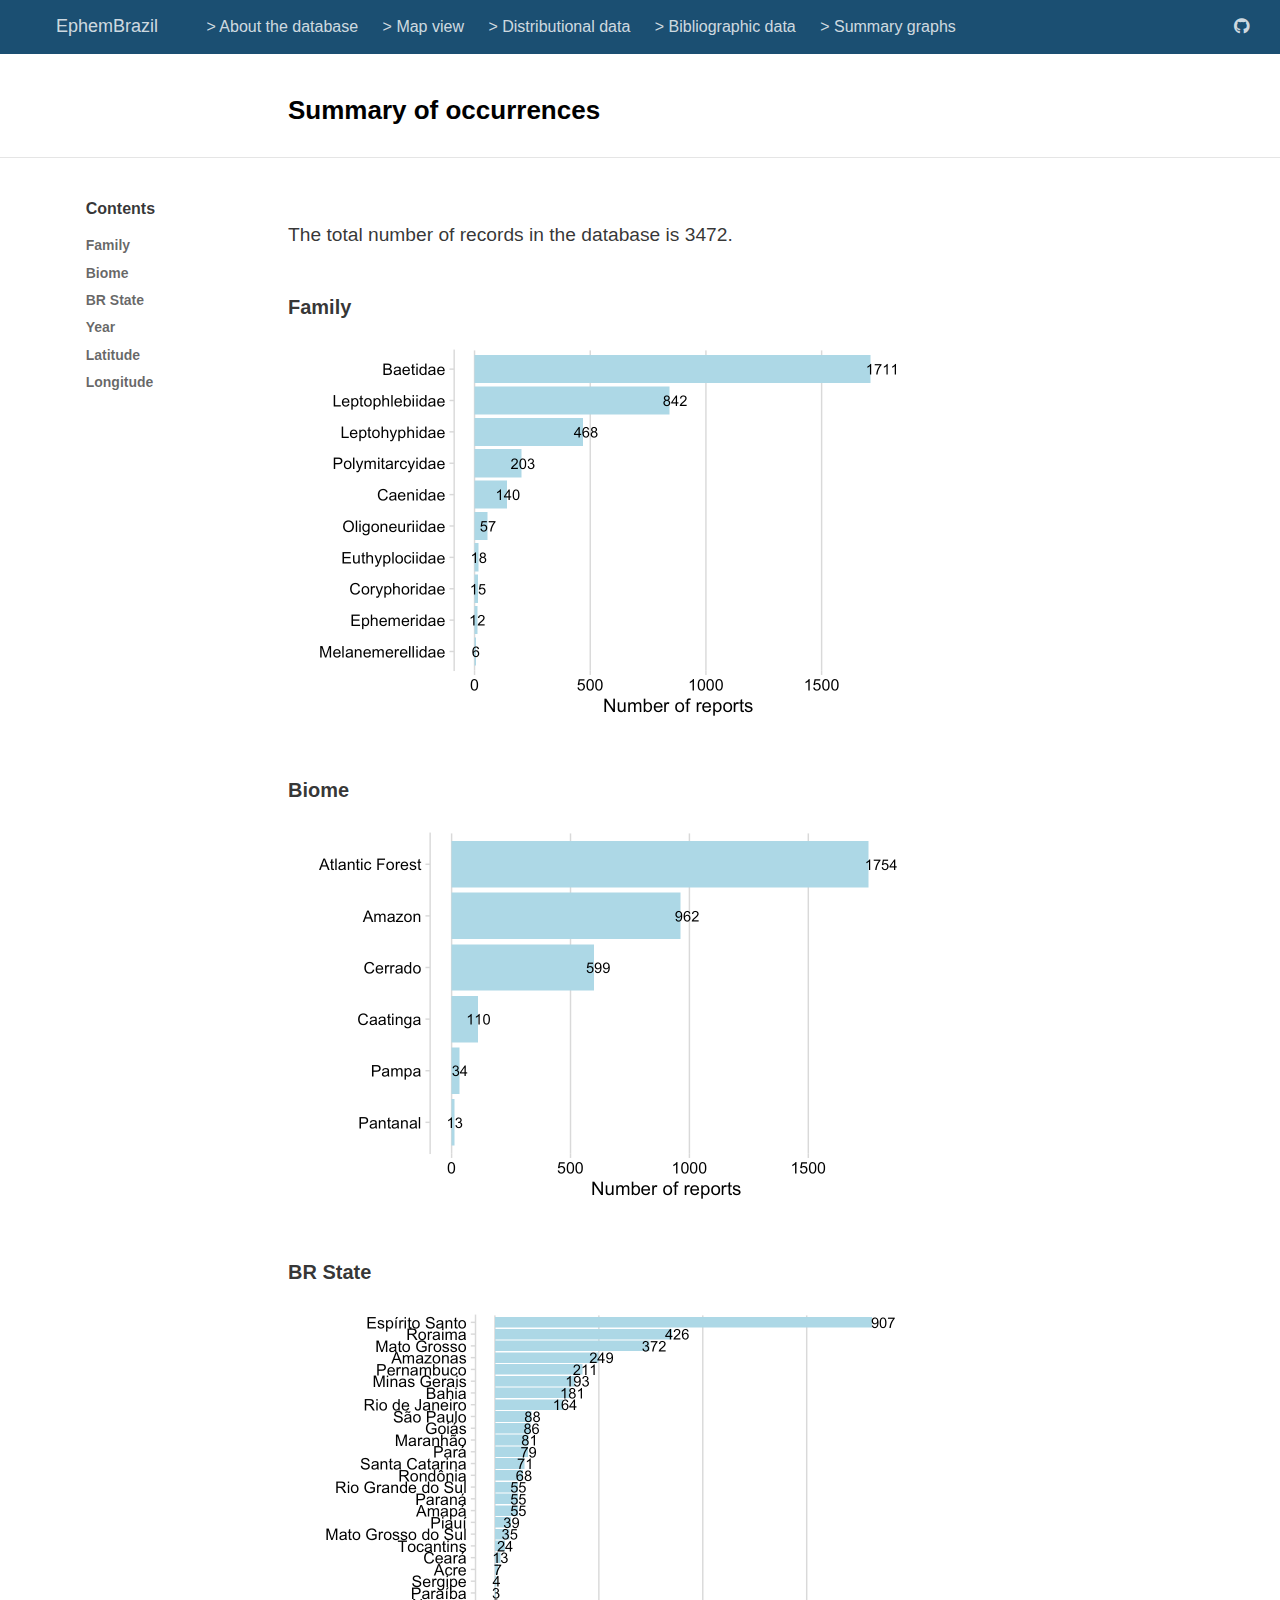
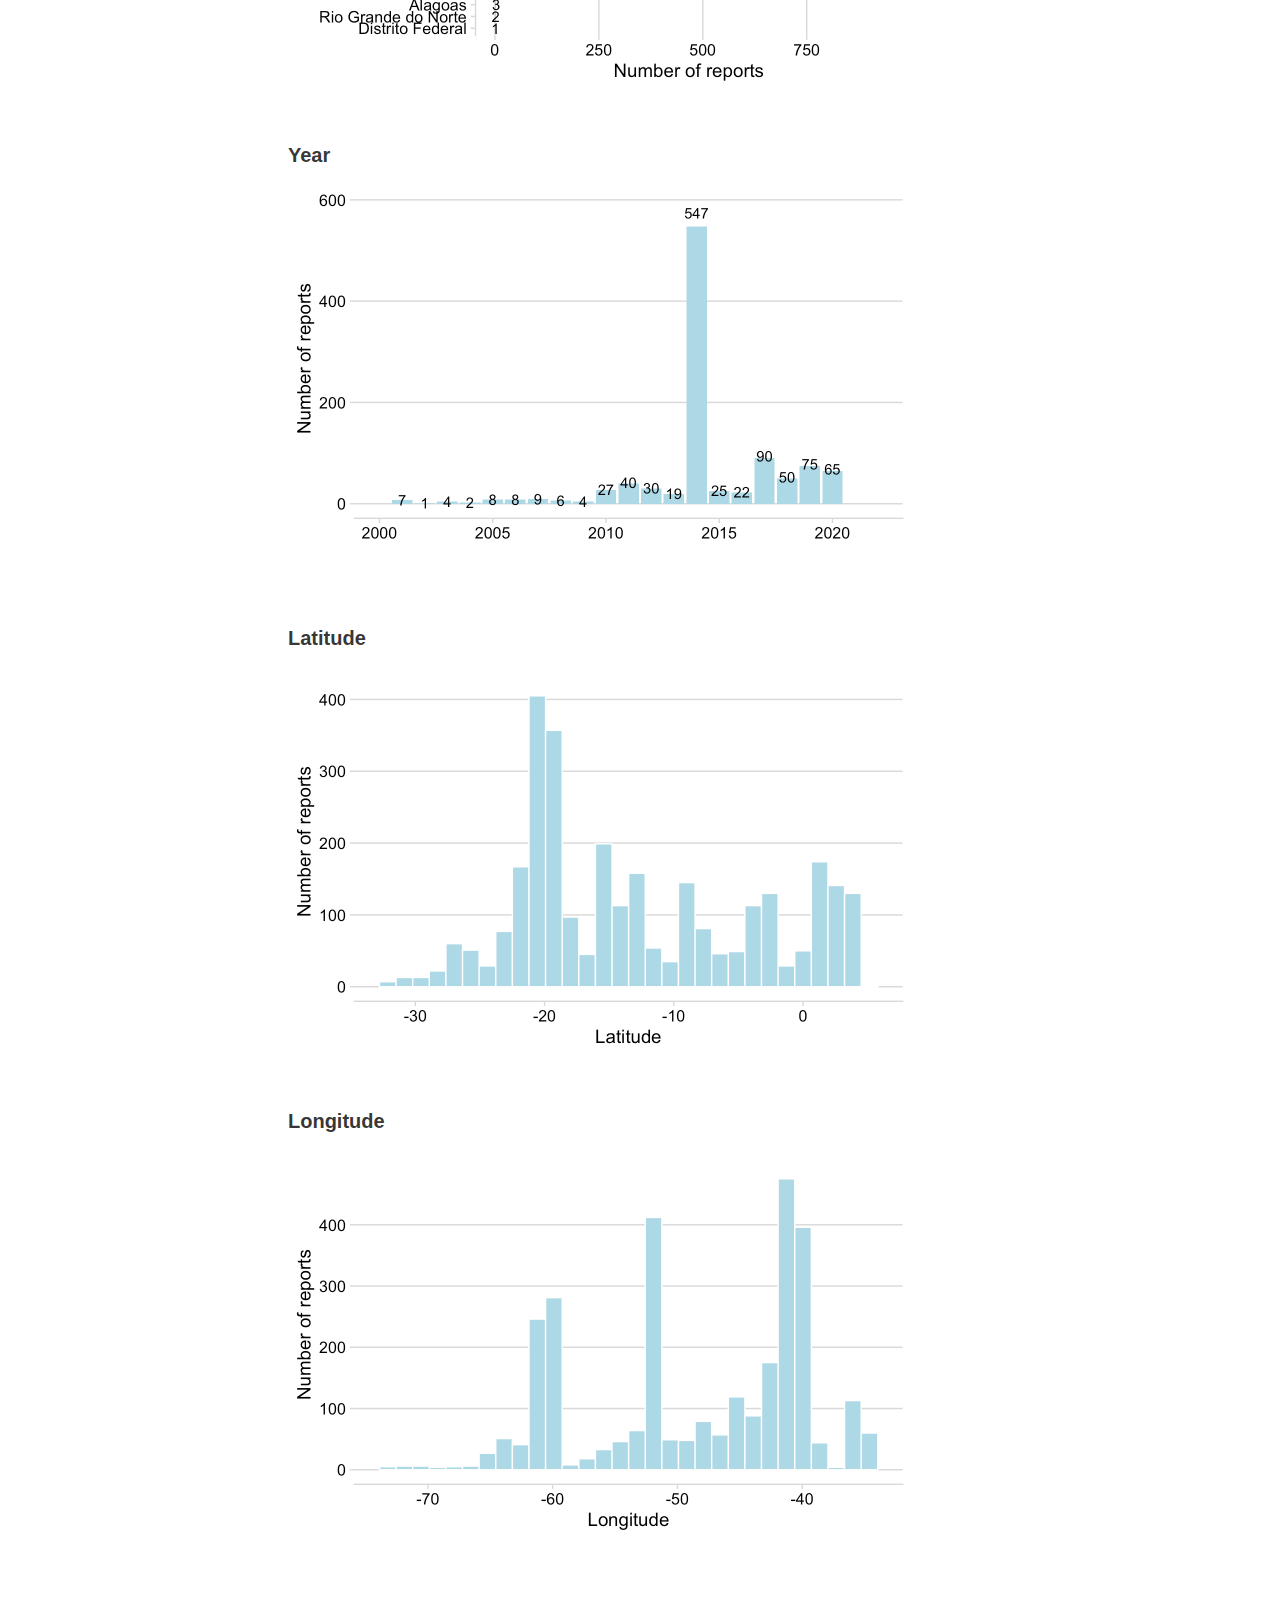
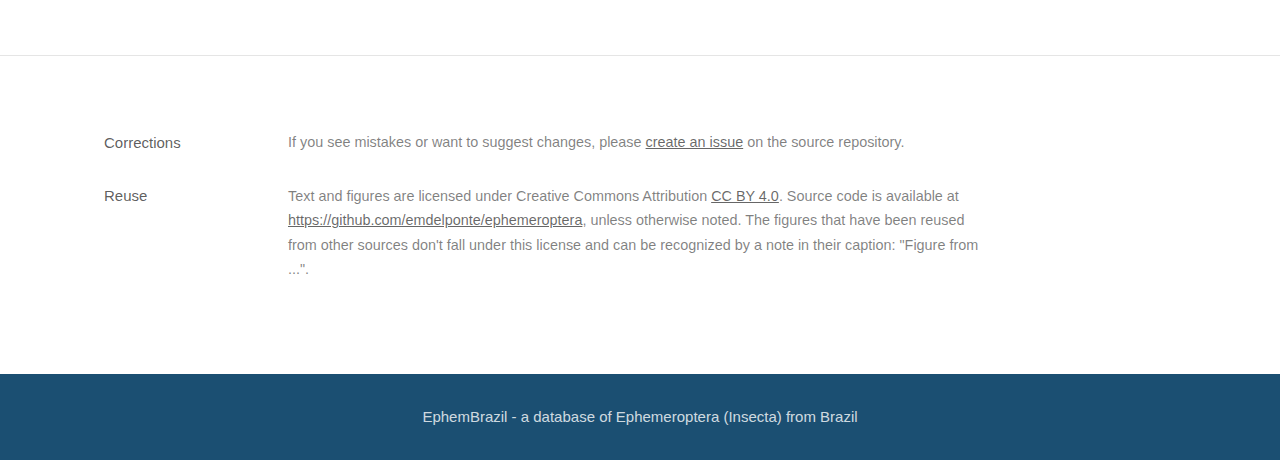
<file: docs/graphs_family.html>
<!DOCTYPE html>

<html xmlns="http://www.w3.org/1999/xhtml" lang="" xml:lang="">

<head>
  <meta charset="utf-8"/>
  <meta name="viewport" content="width=device-width, initial-scale=1"/>
  <meta http-equiv="X-UA-Compatible" content="IE=Edge,chrome=1"/>
  <meta name="generator" content="distill" />

  <style type="text/css">
  /* Hide doc at startup (prevent jankiness while JS renders/transforms) */
  body {
    visibility: hidden;
  }
  </style>

 <!--radix_placeholder_import_source-->
 <!--/radix_placeholder_import_source-->

<style type="text/css">code{white-space: pre;}</style>
<style type="text/css" data-origin="pandoc">
pre > code.sourceCode { white-space: pre; position: relative; }
pre > code.sourceCode > span { display: inline-block; line-height: 1.25; }
pre > code.sourceCode > span:empty { height: 1.2em; }
code.sourceCode > span { color: inherit; text-decoration: inherit; }
div.sourceCode { margin: 1em 0; }
pre.sourceCode { margin: 0; }
@media screen {
div.sourceCode { overflow: auto; }
}
@media print {
pre > code.sourceCode { white-space: pre-wrap; }
pre > code.sourceCode > span { text-indent: -5em; padding-left: 5em; }
}
pre.numberSource code
  { counter-reset: source-line 0; }
pre.numberSource code > span
  { position: relative; left: -4em; counter-increment: source-line; }
pre.numberSource code > span > a:first-child::before
  { content: counter(source-line);
    position: relative; left: -1em; text-align: right; vertical-align: baseline;
    border: none; display: inline-block;
    -webkit-touch-callout: none; -webkit-user-select: none;
    -khtml-user-select: none; -moz-user-select: none;
    -ms-user-select: none; user-select: none;
    padding: 0 4px; width: 4em;
    color: #aaaaaa;
  }
pre.numberSource { margin-left: 3em; border-left: 1px solid #aaaaaa;  padding-left: 4px; }
div.sourceCode
  {   }
@media screen {
pre > code.sourceCode > span > a:first-child::before { text-decoration: underline; }
}
code span.al { color: #ad0000; } /* Alert */
code span.an { color: #5e5e5e; } /* Annotation */
code span.at { color: #20794d; } /* Attribute */
code span.bn { color: #ad0000; } /* BaseN */
code span.bu { } /* BuiltIn */
code span.cf { color: #007ba5; } /* ControlFlow */
code span.ch { color: #20794d; } /* Char */
code span.cn { color: #8f5902; } /* Constant */
code span.co { color: #5e5e5e; } /* Comment */
code span.cv { color: #5e5e5e; font-style: italic; } /* CommentVar */
code span.do { color: #5e5e5e; font-style: italic; } /* Documentation */
code span.dt { color: #ad0000; } /* DataType */
code span.dv { color: #ad0000; } /* DecVal */
code span.er { color: #ad0000; } /* Error */
code span.ex { } /* Extension */
code span.fl { color: #ad0000; } /* Float */
code span.fu { color: #4758ab; } /* Function */
code span.im { } /* Import */
code span.in { color: #5e5e5e; } /* Information */
code span.kw { color: #007ba5; } /* Keyword */
code span.op { color: #5e5e5e; } /* Operator */
code span.ot { color: #007ba5; } /* Other */
code span.pp { color: #ad0000; } /* Preprocessor */
code span.sc { color: #20794d; } /* SpecialChar */
code span.ss { color: #20794d; } /* SpecialString */
code span.st { color: #20794d; } /* String */
code span.va { color: #111111; } /* Variable */
code span.vs { color: #20794d; } /* VerbatimString */
code span.wa { color: #5e5e5e; font-style: italic; } /* Warning */
</style>

  <!--radix_placeholder_meta_tags-->
  <title>EphemBrazil: Summary of occurrences</title>


  <link rel="license" href="https://creativecommons.org/licenses/by/4.0/"/>


  <!--  https://developers.facebook.com/docs/sharing/webmasters#markup -->
  <meta property="og:title" content="EphemBrazil: Summary of occurrences"/>
  <meta property="og:type" content="article"/>
  <meta property="og:locale" content="en_US"/>
  <meta property="og:site_name" content="EphemBrazil"/>

  <!--  https://dev.twitter.com/cards/types/summary -->
  <meta property="twitter:card" content="summary"/>
  <meta property="twitter:title" content="EphemBrazil: Summary of occurrences"/>

  <!--/radix_placeholder_meta_tags-->
  <!--radix_placeholder_rmarkdown_metadata-->

  <script type="text/json" id="radix-rmarkdown-metadata">
  {"type":"list","attributes":{"names":{"type":"character","attributes":{},"value":["title","output"]}},"value":[{"type":"character","attributes":{},"value":["Summary of occurrences"]},{"type":"list","attributes":{"names":{"type":"character","attributes":{},"value":["distill::distill_article"]}},"value":[{"type":"list","attributes":{"names":{"type":"character","attributes":{},"value":["toc","toc_depth"]}},"value":[{"type":"logical","attributes":{},"value":[true]},{"type":"integer","attributes":{},"value":[3]}]}]}]}
  </script>
  <!--/radix_placeholder_rmarkdown_metadata-->
  <!--radix_placeholder_navigation_in_header-->
  <meta name="distill:offset" content=""/>

  <script type="application/javascript">

    window.headroom_prevent_pin = false;

    window.document.addEventListener("DOMContentLoaded", function (event) {

      // initialize headroom for banner
      var header = $('header').get(0);
      var headerHeight = header.offsetHeight;
      var headroom = new Headroom(header, {
        tolerance: 5,
        onPin : function() {
          if (window.headroom_prevent_pin) {
            window.headroom_prevent_pin = false;
            headroom.unpin();
          }
        }
      });
      headroom.init();
      if(window.location.hash)
        headroom.unpin();
      $(header).addClass('headroom--transition');

      // offset scroll location for banner on hash change
      // (see: https://github.com/WickyNilliams/headroom.js/issues/38)
      window.addEventListener("hashchange", function(event) {
        window.scrollTo(0, window.pageYOffset - (headerHeight + 25));
      });

      // responsive menu
      $('.distill-site-header').each(function(i, val) {
        var topnav = $(this);
        var toggle = topnav.find('.nav-toggle');
        toggle.on('click', function() {
          topnav.toggleClass('responsive');
        });
      });

      // nav dropdowns
      $('.nav-dropbtn').click(function(e) {
        $(this).next('.nav-dropdown-content').toggleClass('nav-dropdown-active');
        $(this).parent().siblings('.nav-dropdown')
           .children('.nav-dropdown-content').removeClass('nav-dropdown-active');
      });
      $("body").click(function(e){
        $('.nav-dropdown-content').removeClass('nav-dropdown-active');
      });
      $(".nav-dropdown").click(function(e){
        e.stopPropagation();
      });
    });
  </script>

  <style type="text/css">

  /* Theme (user-documented overrideables for nav appearance) */

  .distill-site-nav {
    color: rgba(255, 255, 255, 0.8);
    background-color: #0F2E3D;
    font-size: 15px;
    font-weight: 300;
  }

  .distill-site-nav a {
    color: inherit;
    text-decoration: none;
  }

  .distill-site-nav a:hover {
    color: white;
  }

  @media print {
    .distill-site-nav {
      display: none;
    }
  }

  .distill-site-header {

  }

  .distill-site-footer {

  }


  /* Site Header */

  .distill-site-header {
    width: 100%;
    box-sizing: border-box;
    z-index: 3;
  }

  .distill-site-header .nav-left {
    display: inline-block;
    margin-left: 8px;
  }

  @media screen and (max-width: 768px) {
    .distill-site-header .nav-left {
      margin-left: 0;
    }
  }


  .distill-site-header .nav-right {
    float: right;
    margin-right: 8px;
  }

  .distill-site-header a,
  .distill-site-header .title {
    display: inline-block;
    text-align: center;
    padding: 14px 10px 14px 10px;
  }

  .distill-site-header .title {
    font-size: 18px;
    min-width: 150px;
  }

  .distill-site-header .logo {
    padding: 0;
  }

  .distill-site-header .logo img {
    display: none;
    max-height: 20px;
    width: auto;
    margin-bottom: -4px;
  }

  .distill-site-header .nav-image img {
    max-height: 18px;
    width: auto;
    display: inline-block;
    margin-bottom: -3px;
  }



  @media screen and (min-width: 1000px) {
    .distill-site-header .logo img {
      display: inline-block;
    }
    .distill-site-header .nav-left {
      margin-left: 20px;
    }
    .distill-site-header .nav-right {
      margin-right: 20px;
    }
    .distill-site-header .title {
      padding-left: 12px;
    }
  }


  .distill-site-header .nav-toggle {
    display: none;
  }

  .nav-dropdown {
    display: inline-block;
    position: relative;
  }

  .nav-dropdown .nav-dropbtn {
    border: none;
    outline: none;
    color: rgba(255, 255, 255, 0.8);
    padding: 16px 10px;
    background-color: transparent;
    font-family: inherit;
    font-size: inherit;
    font-weight: inherit;
    margin: 0;
    margin-top: 1px;
    z-index: 2;
  }

  .nav-dropdown-content {
    display: none;
    position: absolute;
    background-color: white;
    min-width: 200px;
    border: 1px solid rgba(0,0,0,0.15);
    border-radius: 4px;
    box-shadow: 0px 8px 16px 0px rgba(0,0,0,0.1);
    z-index: 1;
    margin-top: 2px;
    white-space: nowrap;
    padding-top: 4px;
    padding-bottom: 4px;
  }

  .nav-dropdown-content hr {
    margin-top: 4px;
    margin-bottom: 4px;
    border: none;
    border-bottom: 1px solid rgba(0, 0, 0, 0.1);
  }

  .nav-dropdown-active {
    display: block;
  }

  .nav-dropdown-content a, .nav-dropdown-content .nav-dropdown-header {
    color: black;
    padding: 6px 24px;
    text-decoration: none;
    display: block;
    text-align: left;
  }

  .nav-dropdown-content .nav-dropdown-header {
    display: block;
    padding: 5px 24px;
    padding-bottom: 0;
    text-transform: uppercase;
    font-size: 14px;
    color: #999999;
    white-space: nowrap;
  }

  .nav-dropdown:hover .nav-dropbtn {
    color: white;
  }

  .nav-dropdown-content a:hover {
    background-color: #ddd;
    color: black;
  }

  .nav-right .nav-dropdown-content {
    margin-left: -45%;
    right: 0;
  }

  @media screen and (max-width: 768px) {
    .distill-site-header a, .distill-site-header .nav-dropdown  {display: none;}
    .distill-site-header a.nav-toggle {
      float: right;
      display: block;
    }
    .distill-site-header .title {
      margin-left: 0;
    }
    .distill-site-header .nav-right {
      margin-right: 0;
    }
    .distill-site-header {
      overflow: hidden;
    }
    .nav-right .nav-dropdown-content {
      margin-left: 0;
    }
  }


  @media screen and (max-width: 768px) {
    .distill-site-header.responsive {position: relative; min-height: 500px; }
    .distill-site-header.responsive a.nav-toggle {
      position: absolute;
      right: 0;
      top: 0;
    }
    .distill-site-header.responsive a,
    .distill-site-header.responsive .nav-dropdown {
      display: block;
      text-align: left;
    }
    .distill-site-header.responsive .nav-left,
    .distill-site-header.responsive .nav-right {
      width: 100%;
    }
    .distill-site-header.responsive .nav-dropdown {float: none;}
    .distill-site-header.responsive .nav-dropdown-content {position: relative;}
    .distill-site-header.responsive .nav-dropdown .nav-dropbtn {
      display: block;
      width: 100%;
      text-align: left;
    }
  }

  /* Site Footer */

  .distill-site-footer {
    width: 100%;
    overflow: hidden;
    box-sizing: border-box;
    z-index: 3;
    margin-top: 30px;
    padding-top: 30px;
    padding-bottom: 30px;
    text-align: center;
  }

  /* Headroom */

  d-title {
    padding-top: 6rem;
  }

  @media print {
    d-title {
      padding-top: 4rem;
    }
  }

  .headroom {
    z-index: 1000;
    position: fixed;
    top: 0;
    left: 0;
    right: 0;
  }

  .headroom--transition {
    transition: all .4s ease-in-out;
  }

  .headroom--unpinned {
    top: -100px;
  }

  .headroom--pinned {
    top: 0;
  }

  /* adjust viewport for navbar height */
  /* helps vertically center bootstrap (non-distill) content */
  .min-vh-100 {
    min-height: calc(100vh - 100px) !important;
  }

  </style>

  <script src="site_libs/jquery-1.11.3/jquery.min.js"></script>
  <link href="site_libs/font-awesome-5.1.0/css/all.css" rel="stylesheet"/>
  <link href="site_libs/font-awesome-5.1.0/css/v4-shims.css" rel="stylesheet"/>
  <script src="site_libs/headroom-0.9.4/headroom.min.js"></script>
  <script src="site_libs/autocomplete-0.37.1/autocomplete.min.js"></script>
  <script src="site_libs/fuse-6.4.1/fuse.min.js"></script>

  <script type="application/javascript">

  function getMeta(metaName) {
    var metas = document.getElementsByTagName('meta');
    for (let i = 0; i < metas.length; i++) {
      if (metas[i].getAttribute('name') === metaName) {
        return metas[i].getAttribute('content');
      }
    }
    return '';
  }

  function offsetURL(url) {
    var offset = getMeta('distill:offset');
    return offset ? offset + '/' + url : url;
  }

  function createFuseIndex() {

    // create fuse index
    var options = {
      keys: [
        { name: 'title', weight: 20 },
        { name: 'categories', weight: 15 },
        { name: 'description', weight: 10 },
        { name: 'contents', weight: 5 },
      ],
      ignoreLocation: true,
      threshold: 0
    };
    var fuse = new window.Fuse([], options);

    // fetch the main search.json
    return fetch(offsetURL('search.json'))
      .then(function(response) {
        if (response.status == 200) {
          return response.json().then(function(json) {
            // index main articles
            json.articles.forEach(function(article) {
              fuse.add(article);
            });
            // download collections and index their articles
            return Promise.all(json.collections.map(function(collection) {
              return fetch(offsetURL(collection)).then(function(response) {
                if (response.status === 200) {
                  return response.json().then(function(articles) {
                    articles.forEach(function(article) {
                      fuse.add(article);
                    });
                  })
                } else {
                  return Promise.reject(
                    new Error('Unexpected status from search index request: ' +
                              response.status)
                  );
                }
              });
            })).then(function() {
              return fuse;
            });
          });

        } else {
          return Promise.reject(
            new Error('Unexpected status from search index request: ' +
                        response.status)
          );
        }
      });
  }

  window.document.addEventListener("DOMContentLoaded", function (event) {

    // get search element (bail if we don't have one)
    var searchEl = window.document.getElementById('distill-search');
    if (!searchEl)
      return;

    createFuseIndex()
      .then(function(fuse) {

        // make search box visible
        searchEl.classList.remove('hidden');

        // initialize autocomplete
        var options = {
          autoselect: true,
          hint: false,
          minLength: 2,
        };
        window.autocomplete(searchEl, options, [{
          source: function(query, callback) {
            const searchOptions = {
              isCaseSensitive: false,
              shouldSort: true,
              minMatchCharLength: 2,
              limit: 10,
            };
            var results = fuse.search(query, searchOptions);
            callback(results
              .map(function(result) { return result.item; })
            );
          },
          templates: {
            suggestion: function(suggestion) {
              var img = suggestion.preview && Object.keys(suggestion.preview).length > 0
                ? `<img src="${offsetURL(suggestion.preview)}"</img>`
                : '';
              var html = `
                <div class="search-item">
                  <h3>${suggestion.title}</h3>
                  <div class="search-item-description">
                    ${suggestion.description || ''}
                  </div>
                  <div class="search-item-preview">
                    ${img}
                  </div>
                </div>
              `;
              return html;
            }
          }
        }]).on('autocomplete:selected', function(event, suggestion) {
          window.location.href = offsetURL(suggestion.path);
        });
        // remove inline display style on autocompleter (we want to
        // manage responsive display via css)
        $('.algolia-autocomplete').css("display", "");
      })
      .catch(function(error) {
        console.log(error);
      });

  });

  </script>

  <style type="text/css">

  .nav-search {
    font-size: x-small;
  }

  /* Algolioa Autocomplete */

  .algolia-autocomplete {
    display: inline-block;
    margin-left: 10px;
    vertical-align: sub;
    background-color: white;
    color: black;
    padding: 6px;
    padding-top: 8px;
    padding-bottom: 0;
    border-radius: 6px;
    border: 1px #0F2E3D solid;
    width: 180px;
  }


  @media screen and (max-width: 768px) {
    .distill-site-nav .algolia-autocomplete {
      display: none;
      visibility: hidden;
    }
    .distill-site-nav.responsive .algolia-autocomplete {
      display: inline-block;
      visibility: visible;
    }
    .distill-site-nav.responsive .algolia-autocomplete .aa-dropdown-menu {
      margin-left: 0;
      width: 400px;
      max-height: 400px;
    }
  }

  .algolia-autocomplete .aa-input, .algolia-autocomplete .aa-hint {
    width: 90%;
    outline: none;
    border: none;
  }

  .algolia-autocomplete .aa-hint {
    color: #999;
  }
  .algolia-autocomplete .aa-dropdown-menu {
    width: 550px;
    max-height: 70vh;
    overflow-x: visible;
    overflow-y: scroll;
    padding: 5px;
    margin-top: 3px;
    margin-left: -150px;
    background-color: #fff;
    border-radius: 5px;
    border: 1px solid #999;
    border-top: none;
  }

  .algolia-autocomplete .aa-dropdown-menu .aa-suggestion {
    cursor: pointer;
    padding: 5px 4px;
    border-bottom: 1px solid #eee;
  }

  .algolia-autocomplete .aa-dropdown-menu .aa-suggestion:last-of-type {
    border-bottom: none;
    margin-bottom: 2px;
  }

  .algolia-autocomplete .aa-dropdown-menu .aa-suggestion .search-item {
    overflow: hidden;
    font-size: 0.8em;
    line-height: 1.4em;
  }

  .algolia-autocomplete .aa-dropdown-menu .aa-suggestion .search-item h3 {
    font-size: 1rem;
    margin-block-start: 0;
    margin-block-end: 5px;
  }

  .algolia-autocomplete .aa-dropdown-menu .aa-suggestion .search-item-description {
    display: inline-block;
    overflow: hidden;
    height: 2.8em;
    width: 80%;
    margin-right: 4%;
  }

  .algolia-autocomplete .aa-dropdown-menu .aa-suggestion .search-item-preview {
    display: inline-block;
    width: 15%;
  }

  .algolia-autocomplete .aa-dropdown-menu .aa-suggestion .search-item-preview img {
    height: 3em;
    width: auto;
    display: none;
  }

  .algolia-autocomplete .aa-dropdown-menu .aa-suggestion .search-item-preview img[src] {
    display: initial;
  }

  .algolia-autocomplete .aa-dropdown-menu .aa-suggestion.aa-cursor {
    background-color: #eee;
  }
  .algolia-autocomplete .aa-dropdown-menu .aa-suggestion em {
    font-weight: bold;
    font-style: normal;
  }

  </style>


  <!--/radix_placeholder_navigation_in_header-->
  <!--radix_placeholder_distill-->

  <style type="text/css">

  body {
    background-color: white;
  }

  .pandoc-table {
    width: 100%;
  }

  .pandoc-table>caption {
    margin-bottom: 10px;
  }

  .pandoc-table th:not([align]) {
    text-align: left;
  }

  .pagedtable-footer {
    font-size: 15px;
  }

  d-byline .byline {
    grid-template-columns: 2fr 2fr;
  }

  d-byline .byline h3 {
    margin-block-start: 1.5em;
  }

  d-byline .byline .authors-affiliations h3 {
    margin-block-start: 0.5em;
  }

  .authors-affiliations .orcid-id {
    width: 16px;
    height:16px;
    margin-left: 4px;
    margin-right: 4px;
    vertical-align: middle;
    padding-bottom: 2px;
  }

  d-title .dt-tags {
    margin-top: 1em;
    grid-column: text;
  }

  .dt-tags .dt-tag {
    text-decoration: none;
    display: inline-block;
    color: rgba(0,0,0,0.6);
    padding: 0em 0.4em;
    margin-right: 0.5em;
    margin-bottom: 0.4em;
    font-size: 70%;
    border: 1px solid rgba(0,0,0,0.2);
    border-radius: 3px;
    text-transform: uppercase;
    font-weight: 500;
  }

  d-article table.gt_table td,
  d-article table.gt_table th {
    border-bottom: none;
  }

  .html-widget {
    margin-bottom: 2.0em;
  }

  .l-screen-inset {
    padding-right: 16px;
  }

  .l-screen .caption {
    margin-left: 10px;
  }

  .shaded {
    background: rgb(247, 247, 247);
    padding-top: 20px;
    padding-bottom: 20px;
    border-top: 1px solid rgba(0, 0, 0, 0.1);
    border-bottom: 1px solid rgba(0, 0, 0, 0.1);
  }

  .shaded .html-widget {
    margin-bottom: 0;
    border: 1px solid rgba(0, 0, 0, 0.1);
  }

  .shaded .shaded-content {
    background: white;
  }

  .text-output {
    margin-top: 0;
    line-height: 1.5em;
  }

  .hidden {
    display: none !important;
  }

  d-article {
    padding-top: 2.5rem;
    padding-bottom: 30px;
  }

  d-appendix {
    padding-top: 30px;
  }

  d-article>p>img {
    width: 100%;
  }

  d-article h2 {
    margin: 1rem 0 1.5rem 0;
  }

  d-article h3 {
    margin-top: 1.5rem;
  }

  d-article iframe {
    border: 1px solid rgba(0, 0, 0, 0.1);
    margin-bottom: 2.0em;
    width: 100%;
  }

  /* Tweak code blocks */

  d-article div.sourceCode code,
  d-article pre code {
    font-family: Consolas, Monaco, 'Andale Mono', 'Ubuntu Mono', monospace;
  }

  d-article pre,
  d-article div.sourceCode,
  d-article div.sourceCode pre {
    overflow: auto;
  }

  d-article div.sourceCode {
    background-color: white;
  }

  d-article div.sourceCode pre {
    padding-left: 10px;
    font-size: 12px;
    border-left: 2px solid rgba(0,0,0,0.1);
  }

  d-article pre {
    font-size: 12px;
    color: black;
    background: none;
    margin-top: 0;
    text-align: left;
    white-space: pre;
    word-spacing: normal;
    word-break: normal;
    word-wrap: normal;
    line-height: 1.5;

    -moz-tab-size: 4;
    -o-tab-size: 4;
    tab-size: 4;

    -webkit-hyphens: none;
    -moz-hyphens: none;
    -ms-hyphens: none;
    hyphens: none;
  }

  d-article pre a {
    border-bottom: none;
  }

  d-article pre a:hover {
    border-bottom: none;
    text-decoration: underline;
  }

  d-article details {
    grid-column: text;
    margin-bottom: 0.8em;
  }

  @media(min-width: 768px) {

  d-article pre,
  d-article div.sourceCode,
  d-article div.sourceCode pre {
    overflow: visible !important;
  }

  d-article div.sourceCode pre {
    padding-left: 18px;
    font-size: 14px;
  }

  d-article pre {
    font-size: 14px;
  }

  }

  figure img.external {
    background: white;
    border: 1px solid rgba(0, 0, 0, 0.1);
    box-shadow: 0 1px 8px rgba(0, 0, 0, 0.1);
    padding: 18px;
    box-sizing: border-box;
  }

  /* CSS for d-contents */

  .d-contents {
    grid-column: text;
    color: rgba(0,0,0,0.8);
    font-size: 0.9em;
    padding-bottom: 1em;
    margin-bottom: 1em;
    padding-bottom: 0.5em;
    margin-bottom: 1em;
    padding-left: 0.25em;
    justify-self: start;
  }

  @media(min-width: 1000px) {
    .d-contents.d-contents-float {
      height: 0;
      grid-column-start: 1;
      grid-column-end: 4;
      justify-self: center;
      padding-right: 3em;
      padding-left: 2em;
    }
  }

  .d-contents nav h3 {
    font-size: 18px;
    margin-top: 0;
    margin-bottom: 1em;
  }

  .d-contents li {
    list-style-type: none
  }

  .d-contents nav > ul {
    padding-left: 0;
  }

  .d-contents ul {
    padding-left: 1em
  }

  .d-contents nav ul li {
    margin-top: 0.6em;
    margin-bottom: 0.2em;
  }

  .d-contents nav a {
    font-size: 13px;
    border-bottom: none;
    text-decoration: none
    color: rgba(0, 0, 0, 0.8);
  }

  .d-contents nav a:hover {
    text-decoration: underline solid rgba(0, 0, 0, 0.6)
  }

  .d-contents nav > ul > li > a {
    font-weight: 600;
  }

  .d-contents nav > ul > li > ul {
    font-weight: inherit;
  }

  .d-contents nav > ul > li > ul > li {
    margin-top: 0.2em;
  }


  .d-contents nav ul {
    margin-top: 0;
    margin-bottom: 0.25em;
  }

  .d-article-with-toc h2:nth-child(2) {
    margin-top: 0;
  }


  /* Figure */

  .figure {
    position: relative;
    margin-bottom: 2.5em;
    margin-top: 1.5em;
  }

  .figure img {
    width: 100%;
  }

  .figure .caption {
    color: rgba(0, 0, 0, 0.6);
    font-size: 12px;
    line-height: 1.5em;
  }

  .figure img.external {
    background: white;
    border: 1px solid rgba(0, 0, 0, 0.1);
    box-shadow: 0 1px 8px rgba(0, 0, 0, 0.1);
    padding: 18px;
    box-sizing: border-box;
  }

  .figure .caption a {
    color: rgba(0, 0, 0, 0.6);
  }

  .figure .caption b,
  .figure .caption strong, {
    font-weight: 600;
    color: rgba(0, 0, 0, 1.0);
  }

  /* Citations */

  d-article .citation {
    color: inherit;
    cursor: inherit;
  }

  div.hanging-indent{
    margin-left: 1em; text-indent: -1em;
  }

  /* Citation hover box */

  .tippy-box[data-theme~=light-border] {
    background-color: rgba(250, 250, 250, 0.95);
  }

  .tippy-content > p {
    margin-bottom: 0;
    padding: 2px;
  }


  /* Tweak 1000px media break to show more text */

  @media(min-width: 1000px) {
    .base-grid,
    distill-header,
    d-title,
    d-abstract,
    d-article,
    d-appendix,
    distill-appendix,
    d-byline,
    d-footnote-list,
    d-citation-list,
    distill-footer {
      grid-template-columns: [screen-start] 1fr [page-start kicker-start] 80px [middle-start] 50px [text-start kicker-end] 65px 65px 65px 65px 65px 65px 65px 65px [text-end gutter-start] 65px [middle-end] 65px [page-end gutter-end] 1fr [screen-end];
      grid-column-gap: 16px;
    }

    .grid {
      grid-column-gap: 16px;
    }

    d-article {
      font-size: 1.06rem;
      line-height: 1.7em;
    }
    figure .caption, .figure .caption, figure figcaption {
      font-size: 13px;
    }
  }

  @media(min-width: 1180px) {
    .base-grid,
    distill-header,
    d-title,
    d-abstract,
    d-article,
    d-appendix,
    distill-appendix,
    d-byline,
    d-footnote-list,
    d-citation-list,
    distill-footer {
      grid-template-columns: [screen-start] 1fr [page-start kicker-start] 60px [middle-start] 60px [text-start kicker-end] 60px 60px 60px 60px 60px 60px 60px 60px [text-end gutter-start] 60px [middle-end] 60px [page-end gutter-end] 1fr [screen-end];
      grid-column-gap: 32px;
    }

    .grid {
      grid-column-gap: 32px;
    }
  }


  /* Get the citation styles for the appendix (not auto-injected on render since
     we do our own rendering of the citation appendix) */

  d-appendix .citation-appendix,
  .d-appendix .citation-appendix {
    font-size: 11px;
    line-height: 15px;
    border-left: 1px solid rgba(0, 0, 0, 0.1);
    padding-left: 18px;
    border: 1px solid rgba(0,0,0,0.1);
    background: rgba(0, 0, 0, 0.02);
    padding: 10px 18px;
    border-radius: 3px;
    color: rgba(150, 150, 150, 1);
    overflow: hidden;
    margin-top: -12px;
    white-space: pre-wrap;
    word-wrap: break-word;
  }

  /* Include appendix styles here so they can be overridden */

  d-appendix {
    contain: layout style;
    font-size: 0.8em;
    line-height: 1.7em;
    margin-top: 60px;
    margin-bottom: 0;
    border-top: 1px solid rgba(0, 0, 0, 0.1);
    color: rgba(0,0,0,0.5);
    padding-top: 60px;
    padding-bottom: 48px;
  }

  d-appendix h3 {
    grid-column: page-start / text-start;
    font-size: 15px;
    font-weight: 500;
    margin-top: 1em;
    margin-bottom: 0;
    color: rgba(0,0,0,0.65);
  }

  d-appendix h3 + * {
    margin-top: 1em;
  }

  d-appendix ol {
    padding: 0 0 0 15px;
  }

  @media (min-width: 768px) {
    d-appendix ol {
      padding: 0 0 0 30px;
      margin-left: -30px;
    }
  }

  d-appendix li {
    margin-bottom: 1em;
  }

  d-appendix a {
    color: rgba(0, 0, 0, 0.6);
  }

  d-appendix > * {
    grid-column: text;
  }

  d-appendix > d-footnote-list,
  d-appendix > d-citation-list,
  d-appendix > distill-appendix {
    grid-column: screen;
  }

  /* Include footnote styles here so they can be overridden */

  d-footnote-list {
    contain: layout style;
  }

  d-footnote-list > * {
    grid-column: text;
  }

  d-footnote-list a.footnote-backlink {
    color: rgba(0,0,0,0.3);
    padding-left: 0.5em;
  }



  /* Anchor.js */

  .anchorjs-link {
    /*transition: all .25s linear; */
    text-decoration: none;
    border-bottom: none;
  }
  *:hover > .anchorjs-link {
    margin-left: -1.125em !important;
    text-decoration: none;
    border-bottom: none;
  }

  /* Social footer */

  .social_footer {
    margin-top: 30px;
    margin-bottom: 0;
    color: rgba(0,0,0,0.67);
  }

  .disqus-comments {
    margin-right: 30px;
  }

  .disqus-comment-count {
    border-bottom: 1px solid rgba(0, 0, 0, 0.4);
    cursor: pointer;
  }

  #disqus_thread {
    margin-top: 30px;
  }

  .article-sharing a {
    border-bottom: none;
    margin-right: 8px;
  }

  .article-sharing a:hover {
    border-bottom: none;
  }

  .sidebar-section.subscribe {
    font-size: 12px;
    line-height: 1.6em;
  }

  .subscribe p {
    margin-bottom: 0.5em;
  }


  .article-footer .subscribe {
    font-size: 15px;
    margin-top: 45px;
  }


  .sidebar-section.custom {
    font-size: 12px;
    line-height: 1.6em;
  }

  .custom p {
    margin-bottom: 0.5em;
  }

  /* Styles for listing layout (hide title) */
  .layout-listing d-title, .layout-listing .d-title {
    display: none;
  }

  /* Styles for posts lists (not auto-injected) */


  .posts-with-sidebar {
    padding-left: 45px;
    padding-right: 45px;
  }

  .posts-list .description h2,
  .posts-list .description p {
    font-family: -apple-system, BlinkMacSystemFont, "Segoe UI", Roboto, Oxygen, Ubuntu, Cantarell, "Fira Sans", "Droid Sans", "Helvetica Neue", Arial, sans-serif;
  }

  .posts-list .description h2 {
    font-weight: 700;
    border-bottom: none;
    padding-bottom: 0;
  }

  .posts-list h2.post-tag {
    border-bottom: 1px solid rgba(0, 0, 0, 0.2);
    padding-bottom: 12px;
  }
  .posts-list {
    margin-top: 60px;
    margin-bottom: 24px;
  }

  .posts-list .post-preview {
    text-decoration: none;
    overflow: hidden;
    display: block;
    border-bottom: 1px solid rgba(0, 0, 0, 0.1);
    padding: 24px 0;
  }

  .post-preview-last {
    border-bottom: none !important;
  }

  .posts-list .posts-list-caption {
    grid-column: screen;
    font-weight: 400;
  }

  .posts-list .post-preview h2 {
    margin: 0 0 6px 0;
    line-height: 1.2em;
    font-style: normal;
    font-size: 24px;
  }

  .posts-list .post-preview p {
    margin: 0 0 12px 0;
    line-height: 1.4em;
    font-size: 16px;
  }

  .posts-list .post-preview .thumbnail {
    box-sizing: border-box;
    margin-bottom: 24px;
    position: relative;
    max-width: 500px;
  }
  .posts-list .post-preview img {
    width: 100%;
    display: block;
  }

  .posts-list .metadata {
    font-size: 12px;
    line-height: 1.4em;
    margin-bottom: 18px;
  }

  .posts-list .metadata > * {
    display: inline-block;
  }

  .posts-list .metadata .publishedDate {
    margin-right: 2em;
  }

  .posts-list .metadata .dt-authors {
    display: block;
    margin-top: 0.3em;
    margin-right: 2em;
  }

  .posts-list .dt-tags {
    display: block;
    line-height: 1em;
  }

  .posts-list .dt-tags .dt-tag {
    display: inline-block;
    color: rgba(0,0,0,0.6);
    padding: 0.3em 0.4em;
    margin-right: 0.2em;
    margin-bottom: 0.4em;
    font-size: 60%;
    border: 1px solid rgba(0,0,0,0.2);
    border-radius: 3px;
    text-transform: uppercase;
    font-weight: 500;
  }

  .posts-list img {
    opacity: 1;
  }

  .posts-list img[data-src] {
    opacity: 0;
  }

  .posts-more {
    clear: both;
  }


  .posts-sidebar {
    font-size: 16px;
  }

  .posts-sidebar h3 {
    font-size: 16px;
    margin-top: 0;
    margin-bottom: 0.5em;
    font-weight: 400;
    text-transform: uppercase;
  }

  .sidebar-section {
    margin-bottom: 30px;
  }

  .categories ul {
    list-style-type: none;
    margin: 0;
    padding: 0;
  }

  .categories li {
    color: rgba(0, 0, 0, 0.8);
    margin-bottom: 0;
  }

  .categories li>a {
    border-bottom: none;
  }

  .categories li>a:hover {
    border-bottom: 1px solid rgba(0, 0, 0, 0.4);
  }

  .categories .active {
    font-weight: 600;
  }

  .categories .category-count {
    color: rgba(0, 0, 0, 0.4);
  }


  @media(min-width: 768px) {
    .posts-list .post-preview h2 {
      font-size: 26px;
    }
    .posts-list .post-preview .thumbnail {
      float: right;
      width: 30%;
      margin-bottom: 0;
    }
    .posts-list .post-preview .description {
      float: left;
      width: 45%;
    }
    .posts-list .post-preview .metadata {
      float: left;
      width: 20%;
      margin-top: 8px;
    }
    .posts-list .post-preview p {
      margin: 0 0 12px 0;
      line-height: 1.5em;
      font-size: 16px;
    }
    .posts-with-sidebar .posts-list {
      float: left;
      width: 75%;
    }
    .posts-with-sidebar .posts-sidebar {
      float: right;
      width: 20%;
      margin-top: 60px;
      padding-top: 24px;
      padding-bottom: 24px;
    }
  }


  /* Improve display for browsers without grid (IE/Edge <= 15) */

  .downlevel {
    line-height: 1.6em;
    font-family: -apple-system, BlinkMacSystemFont, "Segoe UI", Roboto, Oxygen, Ubuntu, Cantarell, "Fira Sans", "Droid Sans", "Helvetica Neue", Arial, sans-serif;
    margin: 0;
  }

  .downlevel .d-title {
    padding-top: 6rem;
    padding-bottom: 1.5rem;
  }

  .downlevel .d-title h1 {
    font-size: 50px;
    font-weight: 700;
    line-height: 1.1em;
    margin: 0 0 0.5rem;
  }

  .downlevel .d-title p {
    font-weight: 300;
    font-size: 1.2rem;
    line-height: 1.55em;
    margin-top: 0;
  }

  .downlevel .d-byline {
    padding-top: 0.8em;
    padding-bottom: 0.8em;
    font-size: 0.8rem;
    line-height: 1.8em;
  }

  .downlevel .section-separator {
    border: none;
    border-top: 1px solid rgba(0, 0, 0, 0.1);
  }

  .downlevel .d-article {
    font-size: 1.06rem;
    line-height: 1.7em;
    padding-top: 1rem;
    padding-bottom: 2rem;
  }


  .downlevel .d-appendix {
    padding-left: 0;
    padding-right: 0;
    max-width: none;
    font-size: 0.8em;
    line-height: 1.7em;
    margin-bottom: 0;
    color: rgba(0,0,0,0.5);
    padding-top: 40px;
    padding-bottom: 48px;
  }

  .downlevel .footnotes ol {
    padding-left: 13px;
  }

  .downlevel .base-grid,
  .downlevel .distill-header,
  .downlevel .d-title,
  .downlevel .d-abstract,
  .downlevel .d-article,
  .downlevel .d-appendix,
  .downlevel .distill-appendix,
  .downlevel .d-byline,
  .downlevel .d-footnote-list,
  .downlevel .d-citation-list,
  .downlevel .distill-footer,
  .downlevel .appendix-bottom,
  .downlevel .posts-container {
    padding-left: 40px;
    padding-right: 40px;
  }

  @media(min-width: 768px) {
    .downlevel .base-grid,
    .downlevel .distill-header,
    .downlevel .d-title,
    .downlevel .d-abstract,
    .downlevel .d-article,
    .downlevel .d-appendix,
    .downlevel .distill-appendix,
    .downlevel .d-byline,
    .downlevel .d-footnote-list,
    .downlevel .d-citation-list,
    .downlevel .distill-footer,
    .downlevel .appendix-bottom,
    .downlevel .posts-container {
    padding-left: 150px;
    padding-right: 150px;
    max-width: 900px;
  }
  }

  .downlevel pre code {
    display: block;
    border-left: 2px solid rgba(0, 0, 0, .1);
    padding: 0 0 0 20px;
    font-size: 14px;
  }

  .downlevel code, .downlevel pre {
    color: black;
    background: none;
    font-family: Consolas, Monaco, 'Andale Mono', 'Ubuntu Mono', monospace;
    text-align: left;
    white-space: pre;
    word-spacing: normal;
    word-break: normal;
    word-wrap: normal;
    line-height: 1.5;

    -moz-tab-size: 4;
    -o-tab-size: 4;
    tab-size: 4;

    -webkit-hyphens: none;
    -moz-hyphens: none;
    -ms-hyphens: none;
    hyphens: none;
  }

  .downlevel .posts-list .post-preview {
    color: inherit;
  }



  </style>

  <script type="application/javascript">

  function is_downlevel_browser() {
    if (bowser.isUnsupportedBrowser({ msie: "12", msedge: "16"},
                                   window.navigator.userAgent)) {
      return true;
    } else {
      return window.load_distill_framework === undefined;
    }
  }

  // show body when load is complete
  function on_load_complete() {

    // add anchors
    if (window.anchors) {
      window.anchors.options.placement = 'left';
      window.anchors.add('d-article > h2, d-article > h3, d-article > h4, d-article > h5');
    }


    // set body to visible
    document.body.style.visibility = 'visible';

    // force redraw for leaflet widgets
    if (window.HTMLWidgets) {
      var maps = window.HTMLWidgets.findAll(".leaflet");
      $.each(maps, function(i, el) {
        var map = this.getMap();
        map.invalidateSize();
        map.eachLayer(function(layer) {
          if (layer instanceof L.TileLayer)
            layer.redraw();
        });
      });
    }

    // trigger 'shown' so htmlwidgets resize
    $('d-article').trigger('shown');
  }

  function init_distill() {

    init_common();

    // create front matter
    var front_matter = $('<d-front-matter></d-front-matter>');
    $('#distill-front-matter').wrap(front_matter);

    // create d-title
    $('.d-title').changeElementType('d-title');

    // create d-byline
    var byline = $('<d-byline></d-byline>');
    $('.d-byline').replaceWith(byline);

    // create d-article
    var article = $('<d-article></d-article>');
    $('.d-article').wrap(article).children().unwrap();

    // move posts container into article
    $('.posts-container').appendTo($('d-article'));

    // create d-appendix
    $('.d-appendix').changeElementType('d-appendix');

    // flag indicating that we have appendix items
    var appendix = $('.appendix-bottom').children('h3').length > 0;

    // replace footnotes with <d-footnote>
    $('.footnote-ref').each(function(i, val) {
      appendix = true;
      var href = $(this).attr('href');
      var id = href.replace('#', '');
      var fn = $('#' + id);
      var fn_p = $('#' + id + '>p');
      fn_p.find('.footnote-back').remove();
      var text = fn_p.html();
      var dtfn = $('<d-footnote></d-footnote>');
      dtfn.html(text);
      $(this).replaceWith(dtfn);
    });
    // remove footnotes
    $('.footnotes').remove();

    // move refs into #references-listing
    $('#references-listing').replaceWith($('#refs'));

    $('h1.appendix, h2.appendix').each(function(i, val) {
      $(this).changeElementType('h3');
    });
    $('h3.appendix').each(function(i, val) {
      var id = $(this).attr('id');
      $('.d-contents a[href="#' + id + '"]').parent().remove();
      appendix = true;
      $(this).nextUntil($('h1, h2, h3')).addBack().appendTo($('d-appendix'));
    });

    // show d-appendix if we have appendix content
    $("d-appendix").css('display', appendix ? 'grid' : 'none');

    // localize layout chunks to just output
    $('.layout-chunk').each(function(i, val) {

      // capture layout
      var layout = $(this).attr('data-layout');

      // apply layout to markdown level block elements
      var elements = $(this).children().not('details, div.sourceCode, pre, script');
      elements.each(function(i, el) {
        var layout_div = $('<div class="' + layout + '"></div>');
        if (layout_div.hasClass('shaded')) {
          var shaded_content = $('<div class="shaded-content"></div>');
          $(this).wrap(shaded_content);
          $(this).parent().wrap(layout_div);
        } else {
          $(this).wrap(layout_div);
        }
      });


      // unwrap the layout-chunk div
      $(this).children().unwrap();
    });

    // remove code block used to force  highlighting css
    $('.distill-force-highlighting-css').parent().remove();

    // remove empty line numbers inserted by pandoc when using a
    // custom syntax highlighting theme
    $('code.sourceCode a:empty').remove();

    // load distill framework
    load_distill_framework();

    // wait for window.distillRunlevel == 4 to do post processing
    function distill_post_process() {

      if (!window.distillRunlevel || window.distillRunlevel < 4)
        return;

      // hide author/affiliations entirely if we have no authors
      var front_matter = JSON.parse($("#distill-front-matter").html());
      var have_authors = front_matter.authors && front_matter.authors.length > 0;
      if (!have_authors)
        $('d-byline').addClass('hidden');

      // article with toc class
      $('.d-contents').parent().addClass('d-article-with-toc');

      // strip links that point to #
      $('.authors-affiliations').find('a[href="#"]').removeAttr('href');

      // add orcid ids
      $('.authors-affiliations').find('.author').each(function(i, el) {
        var orcid_id = front_matter.authors[i].orcidID;
        if (orcid_id) {
          var a = $('<a></a>');
          a.attr('href', 'https://orcid.org/' + orcid_id);
          var img = $('<img></img>');
          img.addClass('orcid-id');
          img.attr('alt', 'ORCID ID');
          img.attr('src','[data-uri]');
          a.append(img);
          $(this).append(a);
        }
      });

      // hide elements of author/affiliations grid that have no value
      function hide_byline_column(caption) {
        $('d-byline').find('h3:contains("' + caption + '")').parent().css('visibility', 'hidden');
      }

      // affiliations
      var have_affiliations = false;
      for (var i = 0; i<front_matter.authors.length; ++i) {
        var author = front_matter.authors[i];
        if (author.affiliation !== "&nbsp;") {
          have_affiliations = true;
          break;
        }
      }
      if (!have_affiliations)
        $('d-byline').find('h3:contains("Affiliations")').css('visibility', 'hidden');

      // published date
      if (!front_matter.publishedDate)
        hide_byline_column("Published");

      // document object identifier
      var doi = $('d-byline').find('h3:contains("DOI")');
      var doi_p = doi.next().empty();
      if (!front_matter.doi) {
        // if we have a citation and valid citationText then link to that
        if ($('#citation').length > 0 && front_matter.citationText) {
          doi.html('Citation');
          $('<a href="#citation"></a>')
            .text(front_matter.citationText)
            .appendTo(doi_p);
        } else {
          hide_byline_column("DOI");
        }
      } else {
        $('<a></a>')
           .attr('href', "https://doi.org/" + front_matter.doi)
           .html(front_matter.doi)
           .appendTo(doi_p);
      }

       // change plural form of authors/affiliations
      if (front_matter.authors.length === 1) {
        var grid = $('.authors-affiliations');
        grid.children('h3:contains("Authors")').text('Author');
        grid.children('h3:contains("Affiliations")').text('Affiliation');
      }

      // remove d-appendix and d-footnote-list local styles
      $('d-appendix > style:first-child').remove();
      $('d-footnote-list > style:first-child').remove();

      // move appendix-bottom entries to the bottom
      $('.appendix-bottom').appendTo('d-appendix').children().unwrap();
      $('.appendix-bottom').remove();

      // hoverable references
      $('span.citation[data-cites]').each(function() {
        var refHtml = $('#ref-' + $(this).attr('data-cites')).html();
        window.tippy(this, {
          allowHTML: true,
          content: refHtml,
          maxWidth: 500,
          interactive: true,
          interactiveBorder: 10,
          theme: 'light-border',
          placement: 'bottom-start'
        });
      });

      // clear polling timer
      clearInterval(tid);

      // show body now that everything is ready
      on_load_complete();
    }

    var tid = setInterval(distill_post_process, 50);
    distill_post_process();

  }

  function init_downlevel() {

    init_common();

     // insert hr after d-title
    $('.d-title').after($('<hr class="section-separator"/>'));

    // check if we have authors
    var front_matter = JSON.parse($("#distill-front-matter").html());
    var have_authors = front_matter.authors && front_matter.authors.length > 0;

    // manage byline/border
    if (!have_authors)
      $('.d-byline').remove();
    $('.d-byline').after($('<hr class="section-separator"/>'));
    $('.d-byline a').remove();

    // remove toc
    $('.d-contents').remove();

    // move appendix elements
    $('h1.appendix, h2.appendix').each(function(i, val) {
      $(this).changeElementType('h3');
    });
    $('h3.appendix').each(function(i, val) {
      $(this).nextUntil($('h1, h2, h3')).addBack().appendTo($('.d-appendix'));
    });


    // inject headers into references and footnotes
    var refs_header = $('<h3></h3>');
    refs_header.text('References');
    $('#refs').prepend(refs_header);

    var footnotes_header = $('<h3></h3');
    footnotes_header.text('Footnotes');
    $('.footnotes').children('hr').first().replaceWith(footnotes_header);

    // move appendix-bottom entries to the bottom
    $('.appendix-bottom').appendTo('.d-appendix').children().unwrap();
    $('.appendix-bottom').remove();

    // remove appendix if it's empty
    if ($('.d-appendix').children().length === 0)
      $('.d-appendix').remove();

    // prepend separator above appendix
    $('.d-appendix').before($('<hr class="section-separator" style="clear: both"/>'));

    // trim code
    $('pre>code').each(function(i, val) {
      $(this).html($.trim($(this).html()));
    });

    // move posts-container right before article
    $('.posts-container').insertBefore($('.d-article'));

    $('body').addClass('downlevel');

    on_load_complete();
  }


  function init_common() {

    // jquery plugin to change element types
    (function($) {
      $.fn.changeElementType = function(newType) {
        var attrs = {};

        $.each(this[0].attributes, function(idx, attr) {
          attrs[attr.nodeName] = attr.nodeValue;
        });

        this.replaceWith(function() {
          return $("<" + newType + "/>", attrs).append($(this).contents());
        });
      };
    })(jQuery);

    // prevent underline for linked images
    $('a > img').parent().css({'border-bottom' : 'none'});

    // mark non-body figures created by knitr chunks as 100% width
    $('.layout-chunk').each(function(i, val) {
      var figures = $(this).find('img, .html-widget');
      if ($(this).attr('data-layout') !== "l-body") {
        figures.css('width', '100%');
      } else {
        figures.css('max-width', '100%');
        figures.filter("[width]").each(function(i, val) {
          var fig = $(this);
          fig.css('width', fig.attr('width') + 'px');
        });

      }
    });

    // auto-append index.html to post-preview links in file: protocol
    // and in rstudio ide preview
    $('.post-preview').each(function(i, val) {
      if (window.location.protocol === "file:")
        $(this).attr('href', $(this).attr('href') + "index.html");
    });

    // get rid of index.html references in header
    if (window.location.protocol !== "file:") {
      $('.distill-site-header a[href]').each(function(i,val) {
        $(this).attr('href', $(this).attr('href').replace("index.html", "./"));
      });
    }

    // add class to pandoc style tables
    $('tr.header').parent('thead').parent('table').addClass('pandoc-table');
    $('.kable-table').children('table').addClass('pandoc-table');

    // add figcaption style to table captions
    $('caption').parent('table').addClass("figcaption");

    // initialize posts list
    if (window.init_posts_list)
      window.init_posts_list();

    // implmement disqus comment link
    $('.disqus-comment-count').click(function() {
      window.headroom_prevent_pin = true;
      $('#disqus_thread').toggleClass('hidden');
      if (!$('#disqus_thread').hasClass('hidden')) {
        var offset = $(this).offset();
        $(window).resize();
        $('html, body').animate({
          scrollTop: offset.top - 35
        });
      }
    });
  }

  document.addEventListener('DOMContentLoaded', function() {
    if (is_downlevel_browser())
      init_downlevel();
    else
      window.addEventListener('WebComponentsReady', init_distill);
  });

  </script>

  <style type="text/css">
  /* base variables */

  /* Edit the CSS properties in this file to create a custom
     Distill theme. Only edit values in the right column
     for each row; values shown are the CSS defaults.
     To return any property to the default,
     you may set its value to: unset
     All rows must end with a semi-colon.                      */

  /* Optional: embed custom fonts here with `@import`          */
  /* This must remain at the top of this file.                 */



  html {
    /*-- Main font sizes --*/
    --title-size:      50px;
    --body-size:       1.06rem;
    --code-size:       14px;
    --aside-size:      12px;
    --fig-cap-size:    13px;
    /*-- Main font colors --*/
    --title-color:     #000000;
    --header-color:    rgba(0, 0, 0, 0.8);
    --body-color:      rgba(0, 0, 0, 0.8);
    --aside-color:     rgba(0, 0, 0, 0.6);
    --fig-cap-color:   rgba(0, 0, 0, 0.6);
    /*-- Specify custom fonts ~~~ must be imported above   --*/
    --heading-font:    sans-serif;
    --mono-font:       monospace;
    --body-font:       sans-serif;
    --navbar-font:     sans-serif;  /* websites + blogs only */
  }

  /*-- ARTICLE METADATA --*/
  d-byline {
    --heading-size:    0.6rem;
    --heading-color:   rgba(0, 0, 0, 0.5);
    --body-size:       0.8rem;
    --body-color:      rgba(0, 0, 0, 0.8);
  }

  /*-- ARTICLE TABLE OF CONTENTS --*/
  .d-contents {
    --heading-size:    18px;
    --contents-size:   13px;
  }

  /*-- ARTICLE APPENDIX --*/
  d-appendix {
    --heading-size:    15px;
    --heading-color:   rgba(0, 0, 0, 0.65);
    --text-size:       0.8em;
    --text-color:      rgba(0, 0, 0, 0.5);
  }

  /*-- WEBSITE HEADER + FOOTER --*/
  /* These properties only apply to Distill sites and blogs  */

  .distill-site-header {
    --title-size:       18px;
    --text-color:       rgba(255, 255, 255, 0.8);
    --text-size:        15px;
    --hover-color:      white;
    --bkgd-color:       #0F2E3D;
  }

  .distill-site-footer {
    --text-color:       rgba(255, 255, 255, 0.8);
    --text-size:        15px;
    --hover-color:      white;
    --bkgd-color:       #0F2E3D;
  }

  /*-- Additional custom styles --*/
  /* Add any additional CSS rules below                      */
  </style>
  <style type="text/css">
  /* base variables */

  /* Edit the CSS properties in this file to create a custom
     Distill theme. Only edit values in the right column
     for each row; values shown are the CSS defaults.
     To return any property to the default,
     you may set its value to: unset
     All rows must end with a semi-colon.                      */

  /* Optional: embed custom fonts here with `@import`          */
  /* This must remain at the top of this file.                 */



  html {
    /*-- Main font sizes --*/
    --title-size:      26px;
    --body-size:       1.2rem;
    --code-size:       14px;
    --aside-size:      12px;
    --fig-cap-size:    13px;
    /*-- Main font colors --*/
    --title-color:     #000000;
    --header-color:    rgba(0, 0, 0, 0.8);
    --body-color:      rgba(0, 0, 0, 0.8);
    --aside-color:     rgba(0, 0, 0, 0.6);
    --fig-cap-color:   rgba(0, 0, 0, 0.6);
    /*-- Specify custom fonts ~~~ must be imported above   --*/
    --heading-font:    sans-serif;
    --mono-font:       monospace;
    --body-font:       sans-serif;
    --navbar-font:     sans-serif;  /* websites + blogs only */
  }

  /*-- ARTICLE METADATA --*/
  d-byline {
    --heading-size:    0.6arem;
    --heading-color:   rgba(0, 0, 0, 0.5);
    --body-size:       1rem;
    --body-color:      rgba(0, 0, 0, 0.8);
  }

  /*-- ARTICLE TABLE OF CONTENTS --*/
  .d-contents {
    --heading-size:    16px;
    --contents-size:   14px;
  }

  /*-- ARTICLE APPENDIX --*/
  d-appendix {
    --heading-size:    15px;
    --heading-color:   rgba(0, 0, 0, 0.65);
    --text-size:       0.9em;
    --text-color:      rgba(0, 0, 0, 0.5);
  }

  /*-- WEBSITE HEADER + FOOTER --*/
  /* These properties only apply to Distill sites and blogs  */

  .distill-site-header {
    --title-size:       18px;
    --text-color:       rgba(255, 255, 255, 0.8);
    --text-size:        16px;
    --hover-color:      white;
    --bkgd-color:       #1B4F72;
  }

  .distill-site-footer {
    --text-color:       rgba(255, 255, 255, 0.8);
    --text-size:        15px;
    --hover-color:      white;
    --bkgd-color:      #1B4F72;
  }

  /*-- Additional custom styles --*/
  /* Add any additional CSS rules below                      */
  </style>
  <style type="text/css">
  /* base style */

  /* FONT FAMILIES */

  :root {
    --heading-default: -apple-system, BlinkMacSystemFont, "Segoe UI", Roboto, Oxygen, Ubuntu, Cantarell, "Fira Sans", "Droid Sans", "Helvetica Neue", Arial, sans-serif;
    --mono-default: Consolas, Monaco, 'Andale Mono', 'Ubuntu Mono', monospace;
    --body-default: -apple-system, BlinkMacSystemFont, "Segoe UI", Roboto, Oxygen, Ubuntu, Cantarell, "Fira Sans", "Droid Sans", "Helvetica Neue", Arial, sans-serif;
  }

  body,
  .posts-list .post-preview p,
  .posts-list .description p {
    font-family: var(--body-font), var(--body-default);
  }

  h1, h2, h3, h4, h5, h6,
  .posts-list .post-preview h2,
  .posts-list .description h2 {
    font-family: var(--heading-font), var(--heading-default);
  }

  d-article div.sourceCode code,
  d-article pre code {
    font-family: var(--mono-font), var(--mono-default);
  }


  /*-- TITLE --*/
  d-title h1,
  .posts-list > h1 {
    color: var(--title-color, black);
  }

  d-title h1 {
    font-size: var(--title-size, 50px);
  }

  /*-- HEADERS --*/
  d-article h1,
  d-article h2,
  d-article h3,
  d-article h4,
  d-article h5,
  d-article h6 {
    color: var(--header-color, rgba(0, 0, 0, 0.8));
  }

  /*-- BODY --*/
  d-article > p,  /* only text inside of <p> tags */
  d-article > ul, /* lists */
  d-article > ol {
    color: var(--body-color, rgba(0, 0, 0, 0.8));
    font-size: var(--body-size, 1.06rem);
  }


  /*-- CODE --*/
  d-article div.sourceCode code,
  d-article pre code {
    font-size: var(--code-size, 14px);
  }

  /*-- ASIDE --*/
  d-article aside {
    font-size: var(--aside-size, 12px);
    color: var(--aside-color, rgba(0, 0, 0, 0.6));
  }

  /*-- FIGURE CAPTIONS --*/
  figure .caption,
  figure figcaption,
  .figure .caption {
    font-size: var(--fig-cap-size, 13px);
    color: var(--fig-cap-color, rgba(0, 0, 0, 0.6));
  }

  /*-- METADATA --*/
  d-byline h3 {
    font-size: var(--heading-size, 0.6rem);
    color: var(--heading-color, rgba(0, 0, 0, 0.5));
  }

  d-byline {
    font-size: var(--body-size, 0.8rem);
    color: var(--body-color, rgba(0, 0, 0, 0.8));
  }

  d-byline a,
  d-article d-byline a {
    color: var(--body-color, rgba(0, 0, 0, 0.8));
  }

  /*-- TABLE OF CONTENTS --*/
  .d-contents nav h3 {
    font-size: var(--heading-size, 18px);
  }

  .d-contents nav a {
    font-size: var(--contents-size, 13px);
  }

  /*-- APPENDIX --*/
  d-appendix h3 {
    font-size: var(--heading-size, 15px);
    color: var(--heading-color, rgba(0, 0, 0, 0.65));
  }

  d-appendix {
    font-size: var(--text-size, 0.8em);
    color: var(--text-color, rgba(0, 0, 0, 0.5));
  }

  d-appendix d-footnote-list a.footnote-backlink {
    color: var(--text-color, rgba(0, 0, 0, 0.5));
  }

  /*-- WEBSITE HEADER + FOOTER --*/
  .distill-site-header .title {
    font-size: var(--title-size, 18px);
    font-family: var(--navbar-font), var(--heading-default);
  }

  .distill-site-header a,
  .nav-dropdown .nav-dropbtn {
    font-family: var(--navbar-font), var(--heading-default);
  }

  .nav-dropdown .nav-dropbtn {
    color: var(--text-color, rgba(255, 255, 255, 0.8));
    font-size: var(--text-size, 15px);
  }

  .distill-site-header a:hover,
  .nav-dropdown:hover .nav-dropbtn {
    color: var(--hover-color, white);
  }

  .distill-site-header {
    font-size: var(--text-size, 15px);
    color: var(--text-color, rgba(255, 255, 255, 0.8));
    background-color: var(--bkgd-color, #0F2E3D);
  }

  .distill-site-footer {
    font-size: var(--text-size, 15px);
    color: var(--text-color, rgba(255, 255, 255, 0.8));
    background-color: var(--bkgd-color, #0F2E3D);
  }

  .distill-site-footer a:hover {
    color: var(--hover-color, white);
  }</style>
  <!--/radix_placeholder_distill-->
  <script src="site_libs/header-attrs-2.7/header-attrs.js"></script>
  <script src="site_libs/popper-2.6.0/popper.min.js"></script>
  <link href="site_libs/tippy-6.2.7/tippy.css" rel="stylesheet" />
  <link href="site_libs/tippy-6.2.7/tippy-light-border.css" rel="stylesheet" />
  <script src="site_libs/tippy-6.2.7/tippy.umd.min.js"></script>
  <script src="site_libs/anchor-4.2.2/anchor.min.js"></script>
  <script src="site_libs/bowser-1.9.3/bowser.min.js"></script>
  <script src="site_libs/webcomponents-2.0.0/webcomponents.js"></script>
  <script src="site_libs/distill-2.2.21/template.v2.js"></script>
  <!--radix_placeholder_site_in_header-->
  <!--/radix_placeholder_site_in_header-->


</head>

<body>

<!--radix_placeholder_front_matter-->

<script id="distill-front-matter" type="text/json">
{"title":"Summary of occurrences","authors":[]}
</script>

<!--/radix_placeholder_front_matter-->
<!--radix_placeholder_navigation_before_body-->
<header class="header header--fixed" role="banner">
<nav class="distill-site-nav distill-site-header">
<div class="nav-left">
<a href="index.html" class="title">EphemBrazil</a>
<a href="index.html">&gt; About the database</a>
<a href="map.html">&gt; Map view</a>
<a href="grid.html">&gt; Distributional data</a>
<a href="grid_all.html">&gt; Bibliographic data</a>
<a href="graphs_family.html">&gt; Summary graphs</a>
</div>
<div class="nav-right">
<a href="https://github.com/emdelponte/ephemeroptera" aria-label="Link to source">
<i class="fab fa-github" aria-hidden="true"></i>
</a>
<a href="javascript:void(0);" class="nav-toggle">&#9776;</a>
</div>
</nav>
</header>
<!--/radix_placeholder_navigation_before_body-->
<!--radix_placeholder_site_before_body-->
<!--/radix_placeholder_site_before_body-->

<div class="d-title">
<h1>Summary of occurrences</h1>
<!--radix_placeholder_categories-->
<!--/radix_placeholder_categories-->

</div>


<div class="d-article">
<div class="d-contents d-contents-float">
<nav class="l-text toc figcaption" id="TOC">
<h3>Contents</h3>
<ul>
<li><a href="#family">Family</a></li>
<li><a href="#biome">Biome</a></li>
<li><a href="#br-state">BR State</a></li>
<li><a href="#year">Year</a></li>
<li><a href="#latitude">Latitude</a></li>
<li><a href="#longitude">Longitude</a></li>
</ul>
</nav>
</div>
<div class="layout-chunk" data-layout="l-body">

</div>
<p>The total number of records in the database is 3472.</p>
<h3 id="family">Family</h3>
<div class="layout-chunk" data-layout="l-body">
<p><img src="graphs_family_files/figure-html5/unnamed-chunk-1-1.png" width="624" /></p>
</div>
<h3 id="biome">Biome</h3>
<div class="layout-chunk" data-layout="l-body">
<p><img src="graphs_family_files/figure-html5/unnamed-chunk-2-1.png" width="624" /></p>
</div>
<h3 id="br-state">BR State</h3>
<div class="layout-chunk" data-layout="l-body">
<p><img src="graphs_family_files/figure-html5/unnamed-chunk-3-1.png" width="624" /></p>
</div>
<h3 id="year">Year</h3>
<div class="layout-chunk" data-layout="l-body">
<p><img src="graphs_family_files/figure-html5/unnamed-chunk-4-1.png" width="624" /></p>
</div>
<h3 id="latitude">Latitude</h3>
<div class="layout-chunk" data-layout="l-body">
<p><img src="graphs_family_files/figure-html5/unnamed-chunk-5-1.png" width="624" /></p>
</div>
<h3 id="longitude">Longitude</h3>
<div class="layout-chunk" data-layout="l-body">
<p><img src="graphs_family_files/figure-html5/unnamed-chunk-6-1.png" width="624" /></p>
</div>
<div class="sourceCode" id="cb1"><pre class="sourceCode r distill-force-highlighting-css"><code class="sourceCode r"></code></pre></div>
<!--radix_placeholder_article_footer-->
<!--/radix_placeholder_article_footer-->
</div>

<div class="d-appendix">
</div>


<!--radix_placeholder_site_after_body-->
<!--/radix_placeholder_site_after_body-->
<!--radix_placeholder_appendices-->
<div class="appendix-bottom">
<h3 id="updates-and-corrections">Corrections</h3>
<p>If you see mistakes or want to suggest changes, please <a href="https://github.com/emdelponte/ephemeroptera/issues/new">create an issue</a> on the source repository.</p>
<h3 id="reuse">Reuse</h3>
<p>Text and figures are licensed under Creative Commons Attribution <a rel="license" href="https://creativecommons.org/licenses/by/4.0/">CC BY 4.0</a>. Source code is available at <a href="https://github.com/emdelponte/ephemeroptera">https://github.com/emdelponte/ephemeroptera</a>, unless otherwise noted. The figures that have been reused from other sources don't fall under this license and can be recognized by a note in their caption: "Figure from ...".</p>
</div>
<!--/radix_placeholder_appendices-->
<!--radix_placeholder_navigation_after_body-->
<div class="distill-site-nav distill-site-footer">
<html>

<head>
<title>Title</title>
</head>

<body>
  
EphemBrazil - a database of Ephemeroptera (Insecta) from Brazil

</body>
</html>
</div>
<!--/radix_placeholder_navigation_after_body-->


</body>

</html>
</file>
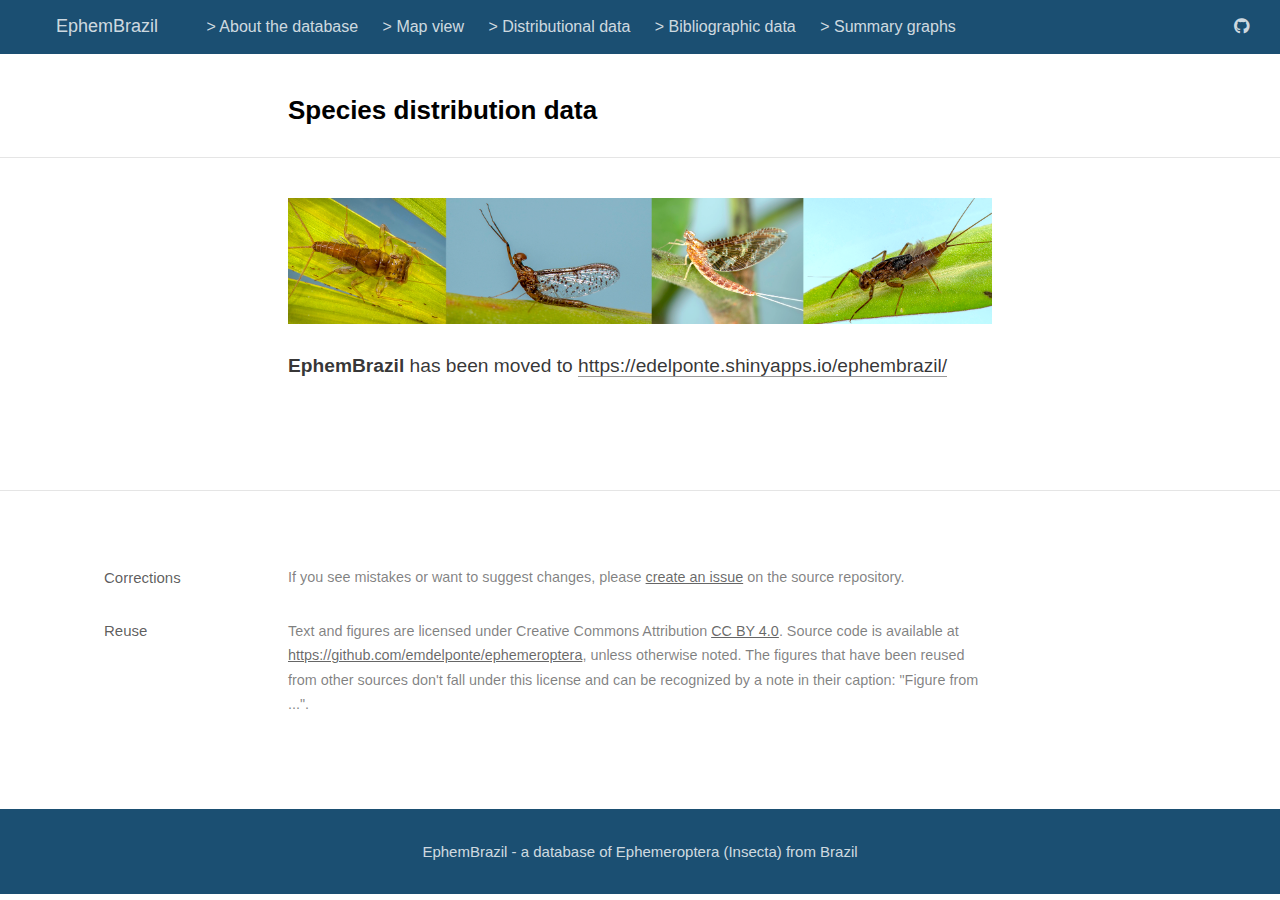
<file: docs/map.html>
<!DOCTYPE html>

<html xmlns="http://www.w3.org/1999/xhtml" lang="" xml:lang="">

<head>
  <meta charset="utf-8"/>
  <meta name="viewport" content="width=device-width, initial-scale=1"/>
  <meta http-equiv="X-UA-Compatible" content="IE=Edge,chrome=1"/>
  <meta name="generator" content="distill" />

  <style type="text/css">
  /* Hide doc at startup (prevent jankiness while JS renders/transforms) */
  body {
    visibility: hidden;
  }
  </style>

 <!--radix_placeholder_import_source-->
 <!--/radix_placeholder_import_source-->

<style type="text/css">code{white-space: pre;}</style>
<style type="text/css" data-origin="pandoc">
pre > code.sourceCode { white-space: pre; position: relative; }
pre > code.sourceCode > span { display: inline-block; line-height: 1.25; }
pre > code.sourceCode > span:empty { height: 1.2em; }
.sourceCode { overflow: visible; }
code.sourceCode > span { color: inherit; text-decoration: inherit; }
div.sourceCode { margin: 1em 0; }
pre.sourceCode { margin: 0; }
@media screen {
div.sourceCode { overflow: auto; }
}
@media print {
pre > code.sourceCode { white-space: pre-wrap; }
pre > code.sourceCode > span { text-indent: -5em; padding-left: 5em; }
}
pre.numberSource code
  { counter-reset: source-line 0; }
pre.numberSource code > span
  { position: relative; left: -4em; counter-increment: source-line; }
pre.numberSource code > span > a:first-child::before
  { content: counter(source-line);
    position: relative; left: -1em; text-align: right; vertical-align: baseline;
    border: none; display: inline-block;
    -webkit-touch-callout: none; -webkit-user-select: none;
    -khtml-user-select: none; -moz-user-select: none;
    -ms-user-select: none; user-select: none;
    padding: 0 4px; width: 4em;
    color: #aaaaaa;
  }
pre.numberSource { margin-left: 3em; border-left: 1px solid #aaaaaa;  padding-left: 4px; }
div.sourceCode
  {   }
@media screen {
pre > code.sourceCode > span > a:first-child::before { text-decoration: underline; }
}
code span.al { color: #ad0000; } /* Alert */
code span.an { color: #5e5e5e; } /* Annotation */
code span.at { } /* Attribute */
code span.bn { color: #ad0000; } /* BaseN */
code span.bu { } /* BuiltIn */
code span.cf { color: #007ba5; } /* ControlFlow */
code span.ch { color: #20794d; } /* Char */
code span.cn { color: #8f5902; } /* Constant */
code span.co { color: #5e5e5e; } /* Comment */
code span.cv { color: #5e5e5e; font-style: italic; } /* CommentVar */
code span.do { color: #5e5e5e; font-style: italic; } /* Documentation */
code span.dt { color: #ad0000; } /* DataType */
code span.dv { color: #ad0000; } /* DecVal */
code span.er { color: #ad0000; } /* Error */
code span.ex { } /* Extension */
code span.fl { color: #ad0000; } /* Float */
code span.fu { color: #4758ab; } /* Function */
code span.im { } /* Import */
code span.in { color: #5e5e5e; } /* Information */
code span.kw { color: #007ba5; } /* Keyword */
code span.op { color: #5e5e5e; } /* Operator */
code span.ot { color: #007ba5; } /* Other */
code span.pp { color: #ad0000; } /* Preprocessor */
code span.sc { color: #5e5e5e; } /* SpecialChar */
code span.ss { color: #20794d; } /* SpecialString */
code span.st { color: #20794d; } /* String */
code span.va { color: #111111; } /* Variable */
code span.vs { color: #20794d; } /* VerbatimString */
code span.wa { color: #5e5e5e; font-style: italic; } /* Warning */
</style>


  <!--radix_placeholder_meta_tags-->
  <title>EphemBrazil: Species distribution data</title>


  <link rel="license" href="https://creativecommons.org/licenses/by/4.0/"/>


  <!--  https://developers.facebook.com/docs/sharing/webmasters#markup -->
  <meta property="og:title" content="EphemBrazil: Species distribution data"/>
  <meta property="og:type" content="article"/>
  <meta property="og:locale" content="en_US"/>
  <meta property="og:site_name" content="EphemBrazil"/>

  <!--  https://dev.twitter.com/cards/types/summary -->
  <meta property="twitter:card" content="summary"/>
  <meta property="twitter:title" content="EphemBrazil: Species distribution data"/>

  <!--/radix_placeholder_meta_tags-->
  <!--radix_placeholder_rmarkdown_metadata-->

  <script type="text/json" id="radix-rmarkdown-metadata">
  {"type":"list","attributes":{"names":{"type":"character","attributes":{},"value":["title","output"]}},"value":[{"type":"character","attributes":{},"value":["Species distribution data"]},{"type":"list","attributes":{"names":{"type":"character","attributes":{},"value":["distill::distill_article"]}},"value":[{"type":"list","attributes":{"names":{"type":"character","attributes":{},"value":["toc","toc_depth"]}},"value":[{"type":"logical","attributes":{},"value":[true]},{"type":"integer","attributes":{},"value":[3]}]}]}]}
  </script>
  <!--/radix_placeholder_rmarkdown_metadata-->
  <!--radix_placeholder_navigation_in_header-->
  <meta name="distill:offset" content=""/>

  <script type="application/javascript">

    window.headroom_prevent_pin = false;

    window.document.addEventListener("DOMContentLoaded", function (event) {

      // initialize headroom for banner
      var header = $('header').get(0);
      var headerHeight = header.offsetHeight;
      var headroom = new Headroom(header, {
        tolerance: 5,
        onPin : function() {
          if (window.headroom_prevent_pin) {
            window.headroom_prevent_pin = false;
            headroom.unpin();
          }
        }
      });
      headroom.init();
      if(window.location.hash)
        headroom.unpin();
      $(header).addClass('headroom--transition');

      // offset scroll location for banner on hash change
      // (see: https://github.com/WickyNilliams/headroom.js/issues/38)
      window.addEventListener("hashchange", function(event) {
        window.scrollTo(0, window.pageYOffset - (headerHeight + 25));
      });

      // responsive menu
      $('.distill-site-header').each(function(i, val) {
        var topnav = $(this);
        var toggle = topnav.find('.nav-toggle');
        toggle.on('click', function() {
          topnav.toggleClass('responsive');
        });
      });

      // nav dropdowns
      $('.nav-dropbtn').click(function(e) {
        $(this).next('.nav-dropdown-content').toggleClass('nav-dropdown-active');
        $(this).parent().siblings('.nav-dropdown')
           .children('.nav-dropdown-content').removeClass('nav-dropdown-active');
      });
      $("body").click(function(e){
        $('.nav-dropdown-content').removeClass('nav-dropdown-active');
      });
      $(".nav-dropdown").click(function(e){
        e.stopPropagation();
      });
    });
  </script>

  <style type="text/css">

  /* Theme (user-documented overrideables for nav appearance) */

  .distill-site-nav {
    color: rgba(255, 255, 255, 0.8);
    background-color: #0F2E3D;
    font-size: 15px;
    font-weight: 300;
  }

  .distill-site-nav a {
    color: inherit;
    text-decoration: none;
  }

  .distill-site-nav a:hover {
    color: white;
  }

  @media print {
    .distill-site-nav {
      display: none;
    }
  }

  .distill-site-header {

  }

  .distill-site-footer {

  }


  /* Site Header */

  .distill-site-header {
    width: 100%;
    box-sizing: border-box;
    z-index: 3;
  }

  .distill-site-header .nav-left {
    display: inline-block;
    margin-left: 8px;
  }

  @media screen and (max-width: 768px) {
    .distill-site-header .nav-left {
      margin-left: 0;
    }
  }


  .distill-site-header .nav-right {
    float: right;
    margin-right: 8px;
  }

  .distill-site-header a,
  .distill-site-header .title {
    display: inline-block;
    text-align: center;
    padding: 14px 10px 14px 10px;
  }

  .distill-site-header .title {
    font-size: 18px;
    min-width: 150px;
  }

  .distill-site-header .logo {
    padding: 0;
  }

  .distill-site-header .logo img {
    display: none;
    max-height: 20px;
    width: auto;
    margin-bottom: -4px;
  }

  .distill-site-header .nav-image img {
    max-height: 18px;
    width: auto;
    display: inline-block;
    margin-bottom: -3px;
  }



  @media screen and (min-width: 1000px) {
    .distill-site-header .logo img {
      display: inline-block;
    }
    .distill-site-header .nav-left {
      margin-left: 20px;
    }
    .distill-site-header .nav-right {
      margin-right: 20px;
    }
    .distill-site-header .title {
      padding-left: 12px;
    }
  }


  .distill-site-header .nav-toggle {
    display: none;
  }

  .nav-dropdown {
    display: inline-block;
    position: relative;
  }

  .nav-dropdown .nav-dropbtn {
    border: none;
    outline: none;
    color: rgba(255, 255, 255, 0.8);
    padding: 16px 10px;
    background-color: transparent;
    font-family: inherit;
    font-size: inherit;
    font-weight: inherit;
    margin: 0;
    margin-top: 1px;
    z-index: 2;
  }

  .nav-dropdown-content {
    display: none;
    position: absolute;
    background-color: white;
    min-width: 200px;
    border: 1px solid rgba(0,0,0,0.15);
    border-radius: 4px;
    box-shadow: 0px 8px 16px 0px rgba(0,0,0,0.1);
    z-index: 1;
    margin-top: 2px;
    white-space: nowrap;
    padding-top: 4px;
    padding-bottom: 4px;
  }

  .nav-dropdown-content hr {
    margin-top: 4px;
    margin-bottom: 4px;
    border: none;
    border-bottom: 1px solid rgba(0, 0, 0, 0.1);
  }

  .nav-dropdown-active {
    display: block;
  }

  .nav-dropdown-content a, .nav-dropdown-content .nav-dropdown-header {
    color: black;
    padding: 6px 24px;
    text-decoration: none;
    display: block;
    text-align: left;
  }

  .nav-dropdown-content .nav-dropdown-header {
    display: block;
    padding: 5px 24px;
    padding-bottom: 0;
    text-transform: uppercase;
    font-size: 14px;
    color: #999999;
    white-space: nowrap;
  }

  .nav-dropdown:hover .nav-dropbtn {
    color: white;
  }

  .nav-dropdown-content a:hover {
    background-color: #ddd;
    color: black;
  }

  .nav-right .nav-dropdown-content {
    margin-left: -45%;
    right: 0;
  }

  @media screen and (max-width: 768px) {
    .distill-site-header a, .distill-site-header .nav-dropdown  {display: none;}
    .distill-site-header a.nav-toggle {
      float: right;
      display: block;
    }
    .distill-site-header .title {
      margin-left: 0;
    }
    .distill-site-header .nav-right {
      margin-right: 0;
    }
    .distill-site-header {
      overflow: hidden;
    }
    .nav-right .nav-dropdown-content {
      margin-left: 0;
    }
  }


  @media screen and (max-width: 768px) {
    .distill-site-header.responsive {position: relative; min-height: 500px; }
    .distill-site-header.responsive a.nav-toggle {
      position: absolute;
      right: 0;
      top: 0;
    }
    .distill-site-header.responsive a,
    .distill-site-header.responsive .nav-dropdown {
      display: block;
      text-align: left;
    }
    .distill-site-header.responsive .nav-left,
    .distill-site-header.responsive .nav-right {
      width: 100%;
    }
    .distill-site-header.responsive .nav-dropdown {float: none;}
    .distill-site-header.responsive .nav-dropdown-content {position: relative;}
    .distill-site-header.responsive .nav-dropdown .nav-dropbtn {
      display: block;
      width: 100%;
      text-align: left;
    }
  }

  /* Site Footer */

  .distill-site-footer {
    width: 100%;
    overflow: hidden;
    box-sizing: border-box;
    z-index: 3;
    margin-top: 30px;
    padding-top: 30px;
    padding-bottom: 30px;
    text-align: center;
  }

  /* Headroom */

  d-title {
    padding-top: 6rem;
  }

  @media print {
    d-title {
      padding-top: 4rem;
    }
  }

  .headroom {
    z-index: 1000;
    position: fixed;
    top: 0;
    left: 0;
    right: 0;
  }

  .headroom--transition {
    transition: all .4s ease-in-out;
  }

  .headroom--unpinned {
    top: -100px;
  }

  .headroom--pinned {
    top: 0;
  }

  /* adjust viewport for navbar height */
  /* helps vertically center bootstrap (non-distill) content */
  .min-vh-100 {
    min-height: calc(100vh - 100px) !important;
  }

  </style>

  <script src="site_libs/jquery-3.6.0/jquery-3.6.0.min.js"></script>
  <link href="site_libs/font-awesome-6.4.2/css/all.min.css" rel="stylesheet"/>
  <link href="site_libs/font-awesome-6.4.2/css/v4-shims.min.css" rel="stylesheet"/>
  <script src="site_libs/headroom-0.9.4/headroom.min.js"></script>
  <script src="site_libs/autocomplete-0.37.1/autocomplete.min.js"></script>
  <script src="site_libs/fuse-6.4.1/fuse.min.js"></script>

  <script type="application/javascript">

  function getMeta(metaName) {
    var metas = document.getElementsByTagName('meta');
    for (let i = 0; i < metas.length; i++) {
      if (metas[i].getAttribute('name') === metaName) {
        return metas[i].getAttribute('content');
      }
    }
    return '';
  }

  function offsetURL(url) {
    var offset = getMeta('distill:offset');
    return offset ? offset + '/' + url : url;
  }

  function createFuseIndex() {

    // create fuse index
    var options = {
      keys: [
        { name: 'title', weight: 20 },
        { name: 'categories', weight: 15 },
        { name: 'description', weight: 10 },
        { name: 'contents', weight: 5 },
      ],
      ignoreLocation: true,
      threshold: 0
    };
    var fuse = new window.Fuse([], options);

    // fetch the main search.json
    return fetch(offsetURL('search.json'))
      .then(function(response) {
        if (response.status == 200) {
          return response.json().then(function(json) {
            // index main articles
            json.articles.forEach(function(article) {
              fuse.add(article);
            });
            // download collections and index their articles
            return Promise.all(json.collections.map(function(collection) {
              return fetch(offsetURL(collection)).then(function(response) {
                if (response.status === 200) {
                  return response.json().then(function(articles) {
                    articles.forEach(function(article) {
                      fuse.add(article);
                    });
                  })
                } else {
                  return Promise.reject(
                    new Error('Unexpected status from search index request: ' +
                              response.status)
                  );
                }
              });
            })).then(function() {
              return fuse;
            });
          });

        } else {
          return Promise.reject(
            new Error('Unexpected status from search index request: ' +
                        response.status)
          );
        }
      });
  }

  window.document.addEventListener("DOMContentLoaded", function (event) {

    // get search element (bail if we don't have one)
    var searchEl = window.document.getElementById('distill-search');
    if (!searchEl)
      return;

    createFuseIndex()
      .then(function(fuse) {

        // make search box visible
        searchEl.classList.remove('hidden');

        // initialize autocomplete
        var options = {
          autoselect: true,
          hint: false,
          minLength: 2,
        };
        window.autocomplete(searchEl, options, [{
          source: function(query, callback) {
            const searchOptions = {
              isCaseSensitive: false,
              shouldSort: true,
              minMatchCharLength: 2,
              limit: 10,
            };
            var results = fuse.search(query, searchOptions);
            callback(results
              .map(function(result) { return result.item; })
            );
          },
          templates: {
            suggestion: function(suggestion) {
              var img = suggestion.preview && Object.keys(suggestion.preview).length > 0
                ? `<img src="${offsetURL(suggestion.preview)}"</img>`
                : '';
              var html = `
                <div class="search-item">
                  <h3>${suggestion.title}</h3>
                  <div class="search-item-description">
                    ${suggestion.description || ''}
                  </div>
                  <div class="search-item-preview">
                    ${img}
                  </div>
                </div>
              `;
              return html;
            }
          }
        }]).on('autocomplete:selected', function(event, suggestion) {
          window.location.href = offsetURL(suggestion.path);
        });
        // remove inline display style on autocompleter (we want to
        // manage responsive display via css)
        $('.algolia-autocomplete').css("display", "");
      })
      .catch(function(error) {
        console.log(error);
      });

  });

  </script>

  <style type="text/css">

  .nav-search {
    font-size: x-small;
  }

  /* Algolioa Autocomplete */

  .algolia-autocomplete {
    display: inline-block;
    margin-left: 10px;
    vertical-align: sub;
    background-color: white;
    color: black;
    padding: 6px;
    padding-top: 8px;
    padding-bottom: 0;
    border-radius: 6px;
    border: 1px #0F2E3D solid;
    width: 180px;
  }


  @media screen and (max-width: 768px) {
    .distill-site-nav .algolia-autocomplete {
      display: none;
      visibility: hidden;
    }
    .distill-site-nav.responsive .algolia-autocomplete {
      display: inline-block;
      visibility: visible;
    }
    .distill-site-nav.responsive .algolia-autocomplete .aa-dropdown-menu {
      margin-left: 0;
      width: 400px;
      max-height: 400px;
    }
  }

  .algolia-autocomplete .aa-input, .algolia-autocomplete .aa-hint {
    width: 90%;
    outline: none;
    border: none;
  }

  .algolia-autocomplete .aa-hint {
    color: #999;
  }
  .algolia-autocomplete .aa-dropdown-menu {
    width: 550px;
    max-height: 70vh;
    overflow-x: visible;
    overflow-y: scroll;
    padding: 5px;
    margin-top: 3px;
    margin-left: -150px;
    background-color: #fff;
    border-radius: 5px;
    border: 1px solid #999;
    border-top: none;
  }

  .algolia-autocomplete .aa-dropdown-menu .aa-suggestion {
    cursor: pointer;
    padding: 5px 4px;
    border-bottom: 1px solid #eee;
  }

  .algolia-autocomplete .aa-dropdown-menu .aa-suggestion:last-of-type {
    border-bottom: none;
    margin-bottom: 2px;
  }

  .algolia-autocomplete .aa-dropdown-menu .aa-suggestion .search-item {
    overflow: hidden;
    font-size: 0.8em;
    line-height: 1.4em;
  }

  .algolia-autocomplete .aa-dropdown-menu .aa-suggestion .search-item h3 {
    font-size: 1rem;
    margin-block-start: 0;
    margin-block-end: 5px;
  }

  .algolia-autocomplete .aa-dropdown-menu .aa-suggestion .search-item-description {
    display: inline-block;
    overflow: hidden;
    height: 2.8em;
    width: 80%;
    margin-right: 4%;
  }

  .algolia-autocomplete .aa-dropdown-menu .aa-suggestion .search-item-preview {
    display: inline-block;
    width: 15%;
  }

  .algolia-autocomplete .aa-dropdown-menu .aa-suggestion .search-item-preview img {
    height: 3em;
    width: auto;
    display: none;
  }

  .algolia-autocomplete .aa-dropdown-menu .aa-suggestion .search-item-preview img[src] {
    display: initial;
  }

  .algolia-autocomplete .aa-dropdown-menu .aa-suggestion.aa-cursor {
    background-color: #eee;
  }
  .algolia-autocomplete .aa-dropdown-menu .aa-suggestion em {
    font-weight: bold;
    font-style: normal;
  }

  </style>


  <!--/radix_placeholder_navigation_in_header-->
  <!--radix_placeholder_distill-->

  <style type="text/css">

  body {
    background-color: white;
  }

  .pandoc-table {
    width: 100%;
  }

  .pandoc-table>caption {
    margin-bottom: 10px;
  }

  .pandoc-table th:not([align]) {
    text-align: left;
  }

  .pagedtable-footer {
    font-size: 15px;
  }

  d-byline .byline {
    grid-template-columns: 2fr 2fr;
  }

  d-byline .byline h3 {
    margin-block-start: 1.5em;
  }

  d-byline .byline .authors-affiliations h3 {
    margin-block-start: 0.5em;
  }

  .authors-affiliations .orcid-id {
    width: 16px;
    height:16px;
    margin-left: 4px;
    margin-right: 4px;
    vertical-align: middle;
    padding-bottom: 2px;
  }

  d-title .dt-tags {
    margin-top: 1em;
    grid-column: text;
  }

  .dt-tags .dt-tag {
    text-decoration: none;
    display: inline-block;
    color: rgba(0,0,0,0.6);
    padding: 0em 0.4em;
    margin-right: 0.5em;
    margin-bottom: 0.4em;
    font-size: 70%;
    border: 1px solid rgba(0,0,0,0.2);
    border-radius: 3px;
    text-transform: uppercase;
    font-weight: 500;
  }

  d-article table.gt_table td,
  d-article table.gt_table th {
    border-bottom: none;
  }

  .html-widget {
    margin-bottom: 2.0em;
  }

  .l-screen-inset {
    padding-right: 16px;
  }

  .l-screen .caption {
    margin-left: 10px;
  }

  .shaded {
    background: rgb(247, 247, 247);
    padding-top: 20px;
    padding-bottom: 20px;
    border-top: 1px solid rgba(0, 0, 0, 0.1);
    border-bottom: 1px solid rgba(0, 0, 0, 0.1);
  }

  .shaded .html-widget {
    margin-bottom: 0;
    border: 1px solid rgba(0, 0, 0, 0.1);
  }

  .shaded .shaded-content {
    background: white;
  }

  .text-output {
    margin-top: 0;
    line-height: 1.5em;
  }

  .hidden {
    display: none !important;
  }

  d-article {
    padding-top: 2.5rem;
    padding-bottom: 30px;
  }

  d-appendix {
    padding-top: 30px;
  }

  d-article>p>img {
    width: 100%;
  }

  d-article h2 {
    margin: 1rem 0 1.5rem 0;
  }

  d-article h3 {
    margin-top: 1.5rem;
  }

  d-article iframe {
    border: 1px solid rgba(0, 0, 0, 0.1);
    margin-bottom: 2.0em;
    width: 100%;
  }

  /* Tweak code blocks */

  d-article div.sourceCode code,
  d-article pre code {
    font-family: Consolas, Monaco, 'Andale Mono', 'Ubuntu Mono', monospace;
  }

  d-article pre,
  d-article div.sourceCode,
  d-article div.sourceCode pre {
    overflow: auto;
  }

  d-article div.sourceCode {
    background-color: white;
  }

  d-article div.sourceCode pre {
    padding-left: 10px;
    font-size: 12px;
    border-left: 2px solid rgba(0,0,0,0.1);
  }

  d-article pre {
    font-size: 12px;
    color: black;
    background: none;
    margin-top: 0;
    text-align: left;
    white-space: pre;
    word-spacing: normal;
    word-break: normal;
    word-wrap: normal;
    line-height: 1.5;

    -moz-tab-size: 4;
    -o-tab-size: 4;
    tab-size: 4;

    -webkit-hyphens: none;
    -moz-hyphens: none;
    -ms-hyphens: none;
    hyphens: none;
  }

  d-article pre a {
    border-bottom: none;
  }

  d-article pre a:hover {
    border-bottom: none;
    text-decoration: underline;
  }

  d-article details {
    grid-column: text;
    margin-bottom: 0.8em;
  }

  @media(min-width: 768px) {

  d-article pre,
  d-article div.sourceCode,
  d-article div.sourceCode pre {
    overflow: visible !important;
  }

  d-article div.sourceCode pre {
    padding-left: 18px;
    font-size: 14px;
  }

  d-article pre {
    font-size: 14px;
  }

  }

  figure img.external {
    background: white;
    border: 1px solid rgba(0, 0, 0, 0.1);
    box-shadow: 0 1px 8px rgba(0, 0, 0, 0.1);
    padding: 18px;
    box-sizing: border-box;
  }

  /* CSS for d-contents */

  .d-contents {
    grid-column: text;
    color: rgba(0,0,0,0.8);
    font-size: 0.9em;
    padding-bottom: 1em;
    margin-bottom: 1em;
    padding-bottom: 0.5em;
    margin-bottom: 1em;
    padding-left: 0.25em;
    justify-self: start;
  }

  @media(min-width: 1000px) {
    .d-contents.d-contents-float {
      height: 0;
      grid-column-start: 1;
      grid-column-end: 4;
      justify-self: center;
      padding-right: 3em;
      padding-left: 2em;
    }
  }

  .d-contents nav h3 {
    font-size: 18px;
    margin-top: 0;
    margin-bottom: 1em;
  }

  .d-contents li {
    list-style-type: none
  }

  .d-contents nav > ul {
    padding-left: 0;
  }

  .d-contents ul {
    padding-left: 1em
  }

  .d-contents nav ul li {
    margin-top: 0.6em;
    margin-bottom: 0.2em;
  }

  .d-contents nav a {
    font-size: 13px;
    border-bottom: none;
    text-decoration: none
    color: rgba(0, 0, 0, 0.8);
  }

  .d-contents nav a:hover {
    text-decoration: underline solid rgba(0, 0, 0, 0.6)
  }

  .d-contents nav > ul > li > a {
    font-weight: 600;
  }

  .d-contents nav > ul > li > ul {
    font-weight: inherit;
  }

  .d-contents nav > ul > li > ul > li {
    margin-top: 0.2em;
  }


  .d-contents nav ul {
    margin-top: 0;
    margin-bottom: 0.25em;
  }

  .d-article-with-toc h2:nth-child(2) {
    margin-top: 0;
  }


  /* Figure */

  .figure {
    position: relative;
    margin-bottom: 2.5em;
    margin-top: 1.5em;
  }

  .figure img {
    width: 100%;
  }

  .figure .caption {
    color: rgba(0, 0, 0, 0.6);
    font-size: 12px;
    line-height: 1.5em;
  }

  .figure img.external {
    background: white;
    border: 1px solid rgba(0, 0, 0, 0.1);
    box-shadow: 0 1px 8px rgba(0, 0, 0, 0.1);
    padding: 18px;
    box-sizing: border-box;
  }

  .figure .caption a {
    color: rgba(0, 0, 0, 0.6);
  }

  .figure .caption b,
  .figure .caption strong, {
    font-weight: 600;
    color: rgba(0, 0, 0, 1.0);
  }

  /* Citations */

  d-article .citation {
    color: inherit;
    cursor: inherit;
  }

  div.hanging-indent{
    margin-left: 1em; text-indent: -1em;
  }

  /* Citation hover box */

  .tippy-box[data-theme~=light-border] {
    background-color: rgba(250, 250, 250, 0.95);
  }

  .tippy-content > p {
    margin-bottom: 0;
    padding: 2px;
  }


  /* Tweak 1000px media break to show more text */

  @media(min-width: 1000px) {
    .base-grid,
    distill-header,
    d-title,
    d-abstract,
    d-article,
    d-appendix,
    distill-appendix,
    d-byline,
    d-footnote-list,
    d-citation-list,
    distill-footer {
      grid-template-columns: [screen-start] 1fr [page-start kicker-start] 80px [middle-start] 50px [text-start kicker-end] 65px 65px 65px 65px 65px 65px 65px 65px [text-end gutter-start] 65px [middle-end] 65px [page-end gutter-end] 1fr [screen-end];
      grid-column-gap: 16px;
    }

    .grid {
      grid-column-gap: 16px;
    }

    d-article {
      font-size: 1.06rem;
      line-height: 1.7em;
    }
    figure .caption, .figure .caption, figure figcaption {
      font-size: 13px;
    }
  }

  @media(min-width: 1180px) {
    .base-grid,
    distill-header,
    d-title,
    d-abstract,
    d-article,
    d-appendix,
    distill-appendix,
    d-byline,
    d-footnote-list,
    d-citation-list,
    distill-footer {
      grid-template-columns: [screen-start] 1fr [page-start kicker-start] 60px [middle-start] 60px [text-start kicker-end] 60px 60px 60px 60px 60px 60px 60px 60px [text-end gutter-start] 60px [middle-end] 60px [page-end gutter-end] 1fr [screen-end];
      grid-column-gap: 32px;
    }

    .grid {
      grid-column-gap: 32px;
    }
  }


  /* Get the citation styles for the appendix (not auto-injected on render since
     we do our own rendering of the citation appendix) */

  d-appendix .citation-appendix,
  .d-appendix .citation-appendix {
    font-size: 11px;
    line-height: 15px;
    border-left: 1px solid rgba(0, 0, 0, 0.1);
    padding-left: 18px;
    border: 1px solid rgba(0,0,0,0.1);
    background: rgba(0, 0, 0, 0.02);
    padding: 10px 18px;
    border-radius: 3px;
    color: rgba(150, 150, 150, 1);
    overflow: hidden;
    margin-top: -12px;
    white-space: pre-wrap;
    word-wrap: break-word;
  }

  /* Include appendix styles here so they can be overridden */

  d-appendix {
    contain: layout style;
    font-size: 0.8em;
    line-height: 1.7em;
    margin-top: 60px;
    margin-bottom: 0;
    border-top: 1px solid rgba(0, 0, 0, 0.1);
    color: rgba(0,0,0,0.5);
    padding-top: 60px;
    padding-bottom: 48px;
  }

  d-appendix h3 {
    grid-column: page-start / text-start;
    font-size: 15px;
    font-weight: 500;
    margin-top: 1em;
    margin-bottom: 0;
    color: rgba(0,0,0,0.65);
  }

  d-appendix h3 + * {
    margin-top: 1em;
  }

  d-appendix ol {
    padding: 0 0 0 15px;
  }

  @media (min-width: 768px) {
    d-appendix ol {
      padding: 0 0 0 30px;
      margin-left: -30px;
    }
  }

  d-appendix li {
    margin-bottom: 1em;
  }

  d-appendix a {
    color: rgba(0, 0, 0, 0.6);
  }

  d-appendix > * {
    grid-column: text;
  }

  d-appendix > d-footnote-list,
  d-appendix > d-citation-list,
  d-appendix > distill-appendix {
    grid-column: screen;
  }

  /* Include footnote styles here so they can be overridden */

  d-footnote-list {
    contain: layout style;
  }

  d-footnote-list > * {
    grid-column: text;
  }

  d-footnote-list a.footnote-backlink {
    color: rgba(0,0,0,0.3);
    padding-left: 0.5em;
  }



  /* Anchor.js */

  .anchorjs-link {
    /*transition: all .25s linear; */
    text-decoration: none;
    border-bottom: none;
  }
  *:hover > .anchorjs-link {
    margin-left: -1.125em !important;
    text-decoration: none;
    border-bottom: none;
  }

  /* Social footer */

  .social_footer {
    margin-top: 30px;
    margin-bottom: 0;
    color: rgba(0,0,0,0.67);
  }

  .disqus-comments {
    margin-right: 30px;
  }

  .disqus-comment-count {
    border-bottom: 1px solid rgba(0, 0, 0, 0.4);
    cursor: pointer;
  }

  #disqus_thread {
    margin-top: 30px;
  }

  .article-sharing a {
    border-bottom: none;
    margin-right: 8px;
  }

  .article-sharing a:hover {
    border-bottom: none;
  }

  .sidebar-section.subscribe {
    font-size: 12px;
    line-height: 1.6em;
  }

  .subscribe p {
    margin-bottom: 0.5em;
  }


  .article-footer .subscribe {
    font-size: 15px;
    margin-top: 45px;
  }


  .sidebar-section.custom {
    font-size: 12px;
    line-height: 1.6em;
  }

  .custom p {
    margin-bottom: 0.5em;
  }

  /* Styles for listing layout (hide title) */
  .layout-listing d-title, .layout-listing .d-title {
    display: none;
  }

  /* Styles for posts lists (not auto-injected) */


  .posts-with-sidebar {
    padding-left: 45px;
    padding-right: 45px;
  }

  .posts-list .description h2,
  .posts-list .description p {
    font-family: -apple-system, BlinkMacSystemFont, "Segoe UI", Roboto, Oxygen, Ubuntu, Cantarell, "Fira Sans", "Droid Sans", "Helvetica Neue", Arial, sans-serif;
  }

  .posts-list .description h2 {
    font-weight: 700;
    border-bottom: none;
    padding-bottom: 0;
  }

  .posts-list h2.post-tag {
    border-bottom: 1px solid rgba(0, 0, 0, 0.2);
    padding-bottom: 12px;
  }
  .posts-list {
    margin-top: 60px;
    margin-bottom: 24px;
  }

  .posts-list .post-preview {
    text-decoration: none;
    overflow: hidden;
    display: block;
    border-bottom: 1px solid rgba(0, 0, 0, 0.1);
    padding: 24px 0;
  }

  .post-preview-last {
    border-bottom: none !important;
  }

  .posts-list .posts-list-caption {
    grid-column: screen;
    font-weight: 400;
  }

  .posts-list .post-preview h2 {
    margin: 0 0 6px 0;
    line-height: 1.2em;
    font-style: normal;
    font-size: 24px;
  }

  .posts-list .post-preview p {
    margin: 0 0 12px 0;
    line-height: 1.4em;
    font-size: 16px;
  }

  .posts-list .post-preview .thumbnail {
    box-sizing: border-box;
    margin-bottom: 24px;
    position: relative;
    max-width: 500px;
  }
  .posts-list .post-preview img {
    width: 100%;
    display: block;
  }

  .posts-list .metadata {
    font-size: 12px;
    line-height: 1.4em;
    margin-bottom: 18px;
  }

  .posts-list .metadata > * {
    display: inline-block;
  }

  .posts-list .metadata .publishedDate {
    margin-right: 2em;
  }

  .posts-list .metadata .dt-authors {
    display: block;
    margin-top: 0.3em;
    margin-right: 2em;
  }

  .posts-list .dt-tags {
    display: block;
    line-height: 1em;
  }

  .posts-list .dt-tags .dt-tag {
    display: inline-block;
    color: rgba(0,0,0,0.6);
    padding: 0.3em 0.4em;
    margin-right: 0.2em;
    margin-bottom: 0.4em;
    font-size: 60%;
    border: 1px solid rgba(0,0,0,0.2);
    border-radius: 3px;
    text-transform: uppercase;
    font-weight: 500;
  }

  .posts-list img {
    opacity: 1;
  }

  .posts-list img[data-src] {
    opacity: 0;
  }

  .posts-more {
    clear: both;
  }


  .posts-sidebar {
    font-size: 16px;
  }

  .posts-sidebar h3 {
    font-size: 16px;
    margin-top: 0;
    margin-bottom: 0.5em;
    font-weight: 400;
    text-transform: uppercase;
  }

  .sidebar-section {
    margin-bottom: 30px;
  }

  .categories ul {
    list-style-type: none;
    margin: 0;
    padding: 0;
  }

  .categories li {
    color: rgba(0, 0, 0, 0.8);
    margin-bottom: 0;
  }

  .categories li>a {
    border-bottom: none;
  }

  .categories li>a:hover {
    border-bottom: 1px solid rgba(0, 0, 0, 0.4);
  }

  .categories .active {
    font-weight: 600;
  }

  .categories .category-count {
    color: rgba(0, 0, 0, 0.4);
  }


  @media(min-width: 768px) {
    .posts-list .post-preview h2 {
      font-size: 26px;
    }
    .posts-list .post-preview .thumbnail {
      float: right;
      width: 30%;
      margin-bottom: 0;
    }
    .posts-list .post-preview .description {
      float: left;
      width: 45%;
    }
    .posts-list .post-preview .metadata {
      float: left;
      width: 20%;
      margin-top: 8px;
    }
    .posts-list .post-preview p {
      margin: 0 0 12px 0;
      line-height: 1.5em;
      font-size: 16px;
    }
    .posts-with-sidebar .posts-list {
      float: left;
      width: 75%;
    }
    .posts-with-sidebar .posts-sidebar {
      float: right;
      width: 20%;
      margin-top: 60px;
      padding-top: 24px;
      padding-bottom: 24px;
    }
  }


  /* Improve display for browsers without grid (IE/Edge <= 15) */

  .downlevel {
    line-height: 1.6em;
    font-family: -apple-system, BlinkMacSystemFont, "Segoe UI", Roboto, Oxygen, Ubuntu, Cantarell, "Fira Sans", "Droid Sans", "Helvetica Neue", Arial, sans-serif;
    margin: 0;
  }

  .downlevel .d-title {
    padding-top: 6rem;
    padding-bottom: 1.5rem;
  }

  .downlevel .d-title h1 {
    font-size: 50px;
    font-weight: 700;
    line-height: 1.1em;
    margin: 0 0 0.5rem;
  }

  .downlevel .d-title p {
    font-weight: 300;
    font-size: 1.2rem;
    line-height: 1.55em;
    margin-top: 0;
  }

  .downlevel .d-byline {
    padding-top: 0.8em;
    padding-bottom: 0.8em;
    font-size: 0.8rem;
    line-height: 1.8em;
  }

  .downlevel .section-separator {
    border: none;
    border-top: 1px solid rgba(0, 0, 0, 0.1);
  }

  .downlevel .d-article {
    font-size: 1.06rem;
    line-height: 1.7em;
    padding-top: 1rem;
    padding-bottom: 2rem;
  }


  .downlevel .d-appendix {
    padding-left: 0;
    padding-right: 0;
    max-width: none;
    font-size: 0.8em;
    line-height: 1.7em;
    margin-bottom: 0;
    color: rgba(0,0,0,0.5);
    padding-top: 40px;
    padding-bottom: 48px;
  }

  .downlevel .footnotes ol {
    padding-left: 13px;
  }

  .downlevel .base-grid,
  .downlevel .distill-header,
  .downlevel .d-title,
  .downlevel .d-abstract,
  .downlevel .d-article,
  .downlevel .d-appendix,
  .downlevel .distill-appendix,
  .downlevel .d-byline,
  .downlevel .d-footnote-list,
  .downlevel .d-citation-list,
  .downlevel .distill-footer,
  .downlevel .appendix-bottom,
  .downlevel .posts-container {
    padding-left: 40px;
    padding-right: 40px;
  }

  @media(min-width: 768px) {
    .downlevel .base-grid,
    .downlevel .distill-header,
    .downlevel .d-title,
    .downlevel .d-abstract,
    .downlevel .d-article,
    .downlevel .d-appendix,
    .downlevel .distill-appendix,
    .downlevel .d-byline,
    .downlevel .d-footnote-list,
    .downlevel .d-citation-list,
    .downlevel .distill-footer,
    .downlevel .appendix-bottom,
    .downlevel .posts-container {
    padding-left: 150px;
    padding-right: 150px;
    max-width: 900px;
  }
  }

  .downlevel pre code {
    display: block;
    border-left: 2px solid rgba(0, 0, 0, .1);
    padding: 0 0 0 20px;
    font-size: 14px;
  }

  .downlevel code, .downlevel pre {
    color: black;
    background: none;
    font-family: Consolas, Monaco, 'Andale Mono', 'Ubuntu Mono', monospace;
    text-align: left;
    white-space: pre;
    word-spacing: normal;
    word-break: normal;
    word-wrap: normal;
    line-height: 1.5;

    -moz-tab-size: 4;
    -o-tab-size: 4;
    tab-size: 4;

    -webkit-hyphens: none;
    -moz-hyphens: none;
    -ms-hyphens: none;
    hyphens: none;
  }

  .downlevel .posts-list .post-preview {
    color: inherit;
  }



  </style>

  <script type="application/javascript">

  function is_downlevel_browser() {
    if (bowser.isUnsupportedBrowser({ msie: "12", msedge: "16"},
                                   window.navigator.userAgent)) {
      return true;
    } else {
      return window.load_distill_framework === undefined;
    }
  }

  // show body when load is complete
  function on_load_complete() {

    // add anchors
    if (window.anchors) {
      window.anchors.options.placement = 'left';
      window.anchors.add('d-article > h2, d-article > h3, d-article > h4, d-article > h5');
    }


    // set body to visible
    document.body.style.visibility = 'visible';

    // force redraw for leaflet widgets
    if (window.HTMLWidgets) {
      var maps = window.HTMLWidgets.findAll(".leaflet");
      $.each(maps, function(i, el) {
        var map = this.getMap();
        map.invalidateSize();
        map.eachLayer(function(layer) {
          if (layer instanceof L.TileLayer)
            layer.redraw();
        });
      });
    }

    // trigger 'shown' so htmlwidgets resize
    $('d-article').trigger('shown');
  }

  function init_distill() {

    init_common();

    // create front matter
    var front_matter = $('<d-front-matter></d-front-matter>');
    $('#distill-front-matter').wrap(front_matter);

    // create d-title
    $('.d-title').changeElementType('d-title');

    // create d-byline
    var byline = $('<d-byline></d-byline>');
    $('.d-byline').replaceWith(byline);

    // create d-article
    var article = $('<d-article></d-article>');
    $('.d-article').wrap(article).children().unwrap();

    // move posts container into article
    $('.posts-container').appendTo($('d-article'));

    // create d-appendix
    $('.d-appendix').changeElementType('d-appendix');

    // flag indicating that we have appendix items
    var appendix = $('.appendix-bottom').children('h3').length > 0;

    // replace footnotes with <d-footnote>
    $('.footnote-ref').each(function(i, val) {
      appendix = true;
      var href = $(this).attr('href');
      var id = href.replace('#', '');
      var fn = $('#' + id);
      var fn_p = $('#' + id + '>p');
      fn_p.find('.footnote-back').remove();
      var text = fn_p.html();
      var dtfn = $('<d-footnote></d-footnote>');
      dtfn.html(text);
      $(this).replaceWith(dtfn);
    });
    // remove footnotes
    $('.footnotes').remove();

    // move refs into #references-listing
    $('#references-listing').replaceWith($('#refs'));

    $('h1.appendix, h2.appendix').each(function(i, val) {
      $(this).changeElementType('h3');
    });
    $('h3.appendix').each(function(i, val) {
      var id = $(this).attr('id');
      $('.d-contents a[href="#' + id + '"]').parent().remove();
      appendix = true;
      $(this).nextUntil($('h1, h2, h3')).addBack().appendTo($('d-appendix'));
    });

    // show d-appendix if we have appendix content
    $("d-appendix").css('display', appendix ? 'grid' : 'none');

    // localize layout chunks to just output
    $('.layout-chunk').each(function(i, val) {

      // capture layout
      var layout = $(this).attr('data-layout');

      // apply layout to markdown level block elements
      var elements = $(this).children().not('details, div.sourceCode, pre, script');
      elements.each(function(i, el) {
        var layout_div = $('<div class="' + layout + '"></div>');
        if (layout_div.hasClass('shaded')) {
          var shaded_content = $('<div class="shaded-content"></div>');
          $(this).wrap(shaded_content);
          $(this).parent().wrap(layout_div);
        } else {
          $(this).wrap(layout_div);
        }
      });


      // unwrap the layout-chunk div
      $(this).children().unwrap();
    });

    // remove code block used to force  highlighting css
    $('.distill-force-highlighting-css').parent().remove();

    // remove empty line numbers inserted by pandoc when using a
    // custom syntax highlighting theme
    $('code.sourceCode a:empty').remove();

    // load distill framework
    load_distill_framework();

    // wait for window.distillRunlevel == 4 to do post processing
    function distill_post_process() {

      if (!window.distillRunlevel || window.distillRunlevel < 4)
        return;

      // hide author/affiliations entirely if we have no authors
      var front_matter = JSON.parse($("#distill-front-matter").html());
      var have_authors = front_matter.authors && front_matter.authors.length > 0;
      if (!have_authors)
        $('d-byline').addClass('hidden');

      // article with toc class
      $('.d-contents').parent().addClass('d-article-with-toc');

      // strip links that point to #
      $('.authors-affiliations').find('a[href="#"]').removeAttr('href');

      // add orcid ids
      $('.authors-affiliations').find('.author').each(function(i, el) {
        var orcid_id = front_matter.authors[i].orcidID;
        if (orcid_id) {
          var a = $('<a></a>');
          a.attr('href', 'https://orcid.org/' + orcid_id);
          var img = $('<img></img>');
          img.addClass('orcid-id');
          img.attr('alt', 'ORCID ID');
          img.attr('src','[data-uri]');
          a.append(img);
          $(this).append(a);
        }
      });

      // hide elements of author/affiliations grid that have no value
      function hide_byline_column(caption) {
        $('d-byline').find('h3:contains("' + caption + '")').parent().css('visibility', 'hidden');
      }

      // affiliations
      var have_affiliations = false;
      for (var i = 0; i<front_matter.authors.length; ++i) {
        var author = front_matter.authors[i];
        if (author.affiliation !== "&nbsp;") {
          have_affiliations = true;
          break;
        }
      }
      if (!have_affiliations)
        $('d-byline').find('h3:contains("Affiliations")').css('visibility', 'hidden');

      // published date
      if (!front_matter.publishedDate)
        hide_byline_column("Published");

      // document object identifier
      var doi = $('d-byline').find('h3:contains("DOI")');
      var doi_p = doi.next().empty();
      if (!front_matter.doi) {
        // if we have a citation and valid citationText then link to that
        if ($('#citation').length > 0 && front_matter.citationText) {
          doi.html('Citation');
          $('<a href="#citation"></a>')
            .text(front_matter.citationText)
            .appendTo(doi_p);
        } else {
          hide_byline_column("DOI");
        }
      } else {
        $('<a></a>')
           .attr('href', "https://doi.org/" + front_matter.doi)
           .html(front_matter.doi)
           .appendTo(doi_p);
      }

       // change plural form of authors/affiliations
      if (front_matter.authors.length === 1) {
        var grid = $('.authors-affiliations');
        grid.children('h3:contains("Authors")').text('Author');
        grid.children('h3:contains("Affiliations")').text('Affiliation');
      }

      // remove d-appendix and d-footnote-list local styles
      $('d-appendix > style:first-child').remove();
      $('d-footnote-list > style:first-child').remove();

      // move appendix-bottom entries to the bottom
      $('.appendix-bottom').appendTo('d-appendix').children().unwrap();
      $('.appendix-bottom').remove();

      // hoverable references
      $('span.citation[data-cites]').each(function() {
        var refs = $(this).attr('data-cites').split(" ");
        var refHtml = refs.map(function(ref) {
          return "<p>" + $('#ref-' + ref).html() + "</p>";
        }).join("\n");
        window.tippy(this, {
          allowHTML: true,
          content: refHtml,
          maxWidth: 500,
          interactive: true,
          interactiveBorder: 10,
          theme: 'light-border',
          placement: 'bottom-start'
        });
      });

      // clear polling timer
      clearInterval(tid);

      // show body now that everything is ready
      on_load_complete();
    }

    var tid = setInterval(distill_post_process, 50);
    distill_post_process();

  }

  function init_downlevel() {

    init_common();

     // insert hr after d-title
    $('.d-title').after($('<hr class="section-separator"/>'));

    // check if we have authors
    var front_matter = JSON.parse($("#distill-front-matter").html());
    var have_authors = front_matter.authors && front_matter.authors.length > 0;

    // manage byline/border
    if (!have_authors)
      $('.d-byline').remove();
    $('.d-byline').after($('<hr class="section-separator"/>'));
    $('.d-byline a').remove();

    // remove toc
    $('.d-contents').remove();

    // move appendix elements
    $('h1.appendix, h2.appendix').each(function(i, val) {
      $(this).changeElementType('h3');
    });
    $('h3.appendix').each(function(i, val) {
      $(this).nextUntil($('h1, h2, h3')).addBack().appendTo($('.d-appendix'));
    });


    // inject headers into references and footnotes
    var refs_header = $('<h3></h3>');
    refs_header.text('References');
    $('#refs').prepend(refs_header);

    var footnotes_header = $('<h3></h3');
    footnotes_header.text('Footnotes');
    $('.footnotes').children('hr').first().replaceWith(footnotes_header);

    // move appendix-bottom entries to the bottom
    $('.appendix-bottom').appendTo('.d-appendix').children().unwrap();
    $('.appendix-bottom').remove();

    // remove appendix if it's empty
    if ($('.d-appendix').children().length === 0)
      $('.d-appendix').remove();

    // prepend separator above appendix
    $('.d-appendix').before($('<hr class="section-separator" style="clear: both"/>'));

    // trim code
    $('pre>code').each(function(i, val) {
      $(this).html($.trim($(this).html()));
    });

    // move posts-container right before article
    $('.posts-container').insertBefore($('.d-article'));

    $('body').addClass('downlevel');

    on_load_complete();
  }


  function init_common() {

    // jquery plugin to change element types
    (function($) {
      $.fn.changeElementType = function(newType) {
        var attrs = {};

        $.each(this[0].attributes, function(idx, attr) {
          attrs[attr.nodeName] = attr.nodeValue;
        });

        this.replaceWith(function() {
          return $("<" + newType + "/>", attrs).append($(this).contents());
        });
      };
    })(jQuery);

    // prevent underline for linked images
    $('a > img').parent().css({'border-bottom' : 'none'});

    // mark non-body figures created by knitr chunks as 100% width
    $('.layout-chunk').each(function(i, val) {
      var figures = $(this).find('img, .html-widget');
      if ($(this).attr('data-layout') !== "l-body") {
        figures.css('width', '100%');
      } else {
        figures.css('max-width', '100%');
        figures.filter("[width]").each(function(i, val) {
          var fig = $(this);
          fig.css('width', fig.attr('width') + 'px');
        });

      }
    });

    // auto-append index.html to post-preview links in file: protocol
    // and in rstudio ide preview
    $('.post-preview').each(function(i, val) {
      if (window.location.protocol === "file:")
        $(this).attr('href', $(this).attr('href') + "index.html");
    });

    // get rid of index.html references in header
    if (window.location.protocol !== "file:") {
      $('.distill-site-header a[href]').each(function(i,val) {
        $(this).attr('href', $(this).attr('href').replace("index.html", "./"));
      });
    }

    // add class to pandoc style tables
    $('tr.header').parent('thead').parent('table').addClass('pandoc-table');
    $('.kable-table').children('table').addClass('pandoc-table');

    // add figcaption style to table captions
    $('caption').parent('table').addClass("figcaption");

    // initialize posts list
    if (window.init_posts_list)
      window.init_posts_list();

    // implmement disqus comment link
    $('.disqus-comment-count').click(function() {
      window.headroom_prevent_pin = true;
      $('#disqus_thread').toggleClass('hidden');
      if (!$('#disqus_thread').hasClass('hidden')) {
        var offset = $(this).offset();
        $(window).resize();
        $('html, body').animate({
          scrollTop: offset.top - 35
        });
      }
    });
  }

  document.addEventListener('DOMContentLoaded', function() {
    if (is_downlevel_browser())
      init_downlevel();
    else
      window.addEventListener('WebComponentsReady', init_distill);
  });

  </script>

  <style type="text/css">
  /* base variables */

  /* Edit the CSS properties in this file to create a custom
     Distill theme. Only edit values in the right column
     for each row; values shown are the CSS defaults.
     To return any property to the default,
     you may set its value to: unset
     All rows must end with a semi-colon.                      */

  /* Optional: embed custom fonts here with `@import`          */
  /* This must remain at the top of this file.                 */



  html {
    /*-- Main font sizes --*/
    --title-size:      50px;
    --body-size:       1.06rem;
    --code-size:       14px;
    --aside-size:      12px;
    --fig-cap-size:    13px;
    /*-- Main font colors --*/
    --title-color:     #000000;
    --header-color:    rgba(0, 0, 0, 0.8);
    --body-color:      rgba(0, 0, 0, 0.8);
    --aside-color:     rgba(0, 0, 0, 0.6);
    --fig-cap-color:   rgba(0, 0, 0, 0.6);
    /*-- Specify custom fonts ~~~ must be imported above   --*/
    --heading-font:    sans-serif;
    --mono-font:       monospace;
    --body-font:       sans-serif;
    --navbar-font:     sans-serif;  /* websites + blogs only */
  }

  /*-- ARTICLE METADATA --*/
  d-byline {
    --heading-size:    0.6rem;
    --heading-color:   rgba(0, 0, 0, 0.5);
    --body-size:       0.8rem;
    --body-color:      rgba(0, 0, 0, 0.8);
  }

  /*-- ARTICLE TABLE OF CONTENTS --*/
  .d-contents {
    --heading-size:    18px;
    --contents-size:   13px;
  }

  /*-- ARTICLE APPENDIX --*/
  d-appendix {
    --heading-size:    15px;
    --heading-color:   rgba(0, 0, 0, 0.65);
    --text-size:       0.8em;
    --text-color:      rgba(0, 0, 0, 0.5);
  }

  /*-- WEBSITE HEADER + FOOTER --*/
  /* These properties only apply to Distill sites and blogs  */

  .distill-site-header {
    --title-size:       18px;
    --text-color:       rgba(255, 255, 255, 0.8);
    --text-size:        15px;
    --hover-color:      white;
    --bkgd-color:       #0F2E3D;
  }

  .distill-site-footer {
    --text-color:       rgba(255, 255, 255, 0.8);
    --text-size:        15px;
    --hover-color:      white;
    --bkgd-color:       #0F2E3D;
  }

  /*-- Additional custom styles --*/
  /* Add any additional CSS rules below                      */
  </style>
  <style type="text/css">
  /* base variables */

  /* Edit the CSS properties in this file to create a custom
     Distill theme. Only edit values in the right column
     for each row; values shown are the CSS defaults.
     To return any property to the default,
     you may set its value to: unset
     All rows must end with a semi-colon.                      */

  /* Optional: embed custom fonts here with `@import`          */
  /* This must remain at the top of this file.                 */



  html {
    /*-- Main font sizes --*/
    --title-size:      26px;
    --body-size:       1.2rem;
    --code-size:       14px;
    --aside-size:      12px;
    --fig-cap-size:    13px;
    /*-- Main font colors --*/
    --title-color:     #000000;
    --header-color:    rgba(0, 0, 0, 0.8);
    --body-color:      rgba(0, 0, 0, 0.8);
    --aside-color:     rgba(0, 0, 0, 0.6);
    --fig-cap-color:   rgba(0, 0, 0, 0.6);
    /*-- Specify custom fonts ~~~ must be imported above   --*/
    --heading-font:    sans-serif;
    --mono-font:       monospace;
    --body-font:       sans-serif;
    --navbar-font:     sans-serif;  /* websites + blogs only */
  }

  /*-- ARTICLE METADATA --*/
  d-byline {
    --heading-size:    0.6arem;
    --heading-color:   rgba(0, 0, 0, 0.5);
    --body-size:       1rem;
    --body-color:      rgba(0, 0, 0, 0.8);
  }

  /*-- ARTICLE TABLE OF CONTENTS --*/
  .d-contents {
    --heading-size:    16px;
    --contents-size:   14px;
  }

  /*-- ARTICLE APPENDIX --*/
  d-appendix {
    --heading-size:    15px;
    --heading-color:   rgba(0, 0, 0, 0.65);
    --text-size:       0.9em;
    --text-color:      rgba(0, 0, 0, 0.5);
  }

  /*-- WEBSITE HEADER + FOOTER --*/
  /* These properties only apply to Distill sites and blogs  */

  .distill-site-header {
    --title-size:       18px;
    --text-color:       rgba(255, 255, 255, 0.8);
    --text-size:        16px;
    --hover-color:      white;
    --bkgd-color:       #1B4F72;
  }

  .distill-site-footer {
    --text-color:       rgba(255, 255, 255, 0.8);
    --text-size:        15px;
    --hover-color:      white;
    --bkgd-color:      #1B4F72;
  }

  /*-- Additional custom styles --*/
  /* Add any additional CSS rules below                      */
  </style>
  <style type="text/css">
  /* base style */

  /* FONT FAMILIES */

  :root {
    --heading-default: -apple-system, BlinkMacSystemFont, "Segoe UI", Roboto, Oxygen, Ubuntu, Cantarell, "Fira Sans", "Droid Sans", "Helvetica Neue", Arial, sans-serif;
    --mono-default: Consolas, Monaco, 'Andale Mono', 'Ubuntu Mono', monospace;
    --body-default: -apple-system, BlinkMacSystemFont, "Segoe UI", Roboto, Oxygen, Ubuntu, Cantarell, "Fira Sans", "Droid Sans", "Helvetica Neue", Arial, sans-serif;
  }

  body,
  .posts-list .post-preview p,
  .posts-list .description p {
    font-family: var(--body-font), var(--body-default);
  }

  h1, h2, h3, h4, h5, h6,
  .posts-list .post-preview h2,
  .posts-list .description h2 {
    font-family: var(--heading-font), var(--heading-default);
  }

  d-article div.sourceCode code,
  d-article pre code {
    font-family: var(--mono-font), var(--mono-default);
  }


  /*-- TITLE --*/
  d-title h1,
  .posts-list > h1 {
    color: var(--title-color, black);
  }

  d-title h1 {
    font-size: var(--title-size, 50px);
  }

  /*-- HEADERS --*/
  d-article h1,
  d-article h2,
  d-article h3,
  d-article h4,
  d-article h5,
  d-article h6 {
    color: var(--header-color, rgba(0, 0, 0, 0.8));
  }

  /*-- BODY --*/
  d-article > p,  /* only text inside of <p> tags */
  d-article > ul, /* lists */
  d-article > ol {
    color: var(--body-color, rgba(0, 0, 0, 0.8));
    font-size: var(--body-size, 1.06rem);
  }


  /*-- CODE --*/
  d-article div.sourceCode code,
  d-article pre code {
    font-size: var(--code-size, 14px);
  }

  /*-- ASIDE --*/
  d-article aside {
    font-size: var(--aside-size, 12px);
    color: var(--aside-color, rgba(0, 0, 0, 0.6));
  }

  /*-- FIGURE CAPTIONS --*/
  figure .caption,
  figure figcaption,
  .figure .caption {
    font-size: var(--fig-cap-size, 13px);
    color: var(--fig-cap-color, rgba(0, 0, 0, 0.6));
  }

  /*-- METADATA --*/
  d-byline h3 {
    font-size: var(--heading-size, 0.6rem);
    color: var(--heading-color, rgba(0, 0, 0, 0.5));
  }

  d-byline {
    font-size: var(--body-size, 0.8rem);
    color: var(--body-color, rgba(0, 0, 0, 0.8));
  }

  d-byline a,
  d-article d-byline a {
    color: var(--body-color, rgba(0, 0, 0, 0.8));
  }

  /*-- TABLE OF CONTENTS --*/
  .d-contents nav h3 {
    font-size: var(--heading-size, 18px);
  }

  .d-contents nav a {
    font-size: var(--contents-size, 13px);
  }

  /*-- APPENDIX --*/
  d-appendix h3 {
    font-size: var(--heading-size, 15px);
    color: var(--heading-color, rgba(0, 0, 0, 0.65));
  }

  d-appendix {
    font-size: var(--text-size, 0.8em);
    color: var(--text-color, rgba(0, 0, 0, 0.5));
  }

  d-appendix d-footnote-list a.footnote-backlink {
    color: var(--text-color, rgba(0, 0, 0, 0.5));
  }

  /*-- WEBSITE HEADER + FOOTER --*/
  .distill-site-header .title {
    font-size: var(--title-size, 18px);
    font-family: var(--navbar-font), var(--heading-default);
  }

  .distill-site-header a,
  .nav-dropdown .nav-dropbtn {
    font-family: var(--navbar-font), var(--heading-default);
  }

  .nav-dropdown .nav-dropbtn {
    color: var(--text-color, rgba(255, 255, 255, 0.8));
    font-size: var(--text-size, 15px);
  }

  .distill-site-header a:hover,
  .nav-dropdown:hover .nav-dropbtn {
    color: var(--hover-color, white);
  }

  .distill-site-header {
    font-size: var(--text-size, 15px);
    color: var(--text-color, rgba(255, 255, 255, 0.8));
    background-color: var(--bkgd-color, #0F2E3D);
  }

  .distill-site-footer {
    font-size: var(--text-size, 15px);
    color: var(--text-color, rgba(255, 255, 255, 0.8));
    background-color: var(--bkgd-color, #0F2E3D);
  }

  .distill-site-footer a:hover {
    color: var(--hover-color, white);
  }</style>
  <!--/radix_placeholder_distill-->
  <script src="site_libs/header-attrs-2.25/header-attrs.js"></script>
  <script src="site_libs/popper-2.6.0/popper.min.js"></script>
  <link href="site_libs/tippy-6.2.7/tippy.css" rel="stylesheet" />
  <link href="site_libs/tippy-6.2.7/tippy-light-border.css" rel="stylesheet" />
  <script src="site_libs/tippy-6.2.7/tippy.umd.min.js"></script>
  <script src="site_libs/anchor-4.2.2/anchor.min.js"></script>
  <script src="site_libs/bowser-1.9.3/bowser.min.js"></script>
  <script src="site_libs/webcomponents-2.0.0/webcomponents.js"></script>
  <script src="site_libs/distill-2.2.21/template.v2.js"></script>
  <!--radix_placeholder_site_in_header-->
  <!--/radix_placeholder_site_in_header-->


</head>

<body>

<!--radix_placeholder_front_matter-->

<script id="distill-front-matter" type="text/json">
{"title":"Species distribution data","authors":[]}
</script>

<!--/radix_placeholder_front_matter-->
<!--radix_placeholder_navigation_before_body-->
<header class="header header--fixed" role="banner">
<nav class="distill-site-nav distill-site-header">
<div class="nav-left">
<a href="index.html" class="title">EphemBrazil</a>
<a href="index.html">&gt; About the database</a>
<a href="map.html">&gt; Map view</a>
<a href="grid.html">&gt; Distributional data</a>
<a href="grid_all.html">&gt; Bibliographic data</a>
<a href="graphs_family.html">&gt; Summary graphs</a>
</div>
<div class="nav-right">
<a href="https://github.com/emdelponte/ephemeroptera" aria-label="Link to source">
<i class="fab fa-github" aria-hidden="true"></i>
</a>
<a href="javascript:void(0);" class="nav-toggle">&#9776;</a>
</div>
</nav>
</header>
<!--/radix_placeholder_navigation_before_body-->
<!--radix_placeholder_site_before_body-->
<!--/radix_placeholder_site_before_body-->

<div class="d-title">
<h1>Species distribution data</h1>
<!--radix_placeholder_categories-->
<!--/radix_placeholder_categories-->

</div>


<div class="d-article">
<p><img src="front-image.png" /></p>
<p><strong>EphemBrazil</strong> has been moved to <a
href="https://edelponte.shinyapps.io/ephembrazil/"
class="uri">https://edelponte.shinyapps.io/ephembrazil/</a></p>
<div class="sourceCode" id="cb1"><pre
class="sourceCode r distill-force-highlighting-css"><code class="sourceCode r"></code></pre></div>
<!--radix_placeholder_article_footer-->
<!--/radix_placeholder_article_footer-->
</div>

<div class="d-appendix">
</div>


<!--radix_placeholder_site_after_body-->
<!--/radix_placeholder_site_after_body-->
<!--radix_placeholder_appendices-->
<div class="appendix-bottom">
<h3 id="updates-and-corrections">Corrections</h3>
<p>If you see mistakes or want to suggest changes, please <a href="https://github.com/emdelponte/ephemeroptera/issues/new">create an issue</a> on the source repository.</p>
<h3 id="reuse">Reuse</h3>
<p>Text and figures are licensed under Creative Commons Attribution <a rel="license" href="https://creativecommons.org/licenses/by/4.0/">CC BY 4.0</a>. Source code is available at <a href="https://github.com/emdelponte/ephemeroptera">https://github.com/emdelponte/ephemeroptera</a>, unless otherwise noted. The figures that have been reused from other sources don't fall under this license and can be recognized by a note in their caption: "Figure from ...".</p>
</div>
<!--/radix_placeholder_appendices-->
<!--radix_placeholder_navigation_after_body-->
<div class="distill-site-nav distill-site-footer">
<html>

<head>
<title>Title</title>
</head>

<body>
  
EphemBrazil - a database of Ephemeroptera (Insecta) from Brazil

</body>
</html>
</div>
<!--/radix_placeholder_navigation_after_body-->


</body>

</html>
</file>
<file: docs/site_libs/tippy-6.2.7/tippy.css>
.tippy-box[data-animation=fade][data-state=hidden]{opacity:0}[data-tippy-root]{max-width:calc(100vw - 10px)}.tippy-box{position:relative;background-color:#333;color:#fff;border-radius:4px;font-size:14px;line-height:1.4;outline:0;transition-property:transform,visibility,opacity}.tippy-box[data-placement^=top]>.tippy-arrow{bottom:0}.tippy-box[data-placement^=top]>.tippy-arrow:before{bottom:-7px;left:0;border-width:8px 8px 0;border-top-color:initial;transform-origin:center top}.tippy-box[data-placement^=bottom]>.tippy-arrow{top:0}.tippy-box[data-placement^=bottom]>.tippy-arrow:before{top:-7px;left:0;border-width:0 8px 8px;border-bottom-color:initial;transform-origin:center bottom}.tippy-box[data-placement^=left]>.tippy-arrow{right:0}.tippy-box[data-placement^=left]>.tippy-arrow:before{border-width:8px 0 8px 8px;border-left-color:initial;right:-7px;transform-origin:center left}.tippy-box[data-placement^=right]>.tippy-arrow{left:0}.tippy-box[data-placement^=right]>.tippy-arrow:before{left:-7px;border-width:8px 8px 8px 0;border-right-color:initial;transform-origin:center right}.tippy-box[data-inertia][data-state=visible]{transition-timing-function:cubic-bezier(.54,1.5,.38,1.11)}.tippy-arrow{width:16px;height:16px;color:#333}.tippy-arrow:before{content:"";position:absolute;border-color:transparent;border-style:solid}.tippy-content{position:relative;padding:5px 9px;z-index:1}
</file>
<file: docs/site_libs/tippy-6.2.7/tippy-light-border.css>
.tippy-box[data-theme~=light-border]{background-color:#fff;background-clip:padding-box;border:1px solid rgba(0,8,16,.15);color:#333;box-shadow:0 4px 14px -2px rgba(0,8,16,.08)}.tippy-box[data-theme~=light-border]>.tippy-backdrop{background-color:#fff}.tippy-box[data-theme~=light-border]>.tippy-arrow:after,.tippy-box[data-theme~=light-border]>.tippy-svg-arrow:after{content:"";position:absolute;z-index:-1}.tippy-box[data-theme~=light-border]>.tippy-arrow:after{border-color:transparent;border-style:solid}.tippy-box[data-theme~=light-border][data-placement^=top]>.tippy-arrow:before{border-top-color:#fff}.tippy-box[data-theme~=light-border][data-placement^=top]>.tippy-arrow:after{border-top-color:rgba(0,8,16,.2);border-width:7px 7px 0;top:17px;left:1px}.tippy-box[data-theme~=light-border][data-placement^=top]>.tippy-svg-arrow>svg{top:16px}.tippy-box[data-theme~=light-border][data-placement^=top]>.tippy-svg-arrow:after{top:17px}.tippy-box[data-theme~=light-border][data-placement^=bottom]>.tippy-arrow:before{border-bottom-color:#fff;bottom:16px}.tippy-box[data-theme~=light-border][data-placement^=bottom]>.tippy-arrow:after{border-bottom-color:rgba(0,8,16,.2);border-width:0 7px 7px;bottom:17px;left:1px}.tippy-box[data-theme~=light-border][data-placement^=bottom]>.tippy-svg-arrow>svg{bottom:16px}.tippy-box[data-theme~=light-border][data-placement^=bottom]>.tippy-svg-arrow:after{bottom:17px}.tippy-box[data-theme~=light-border][data-placement^=left]>.tippy-arrow:before{border-left-color:#fff}.tippy-box[data-theme~=light-border][data-placement^=left]>.tippy-arrow:after{border-left-color:rgba(0,8,16,.2);border-width:7px 0 7px 7px;left:17px;top:1px}.tippy-box[data-theme~=light-border][data-placement^=left]>.tippy-svg-arrow>svg{left:11px}.tippy-box[data-theme~=light-border][data-placement^=left]>.tippy-svg-arrow:after{left:12px}.tippy-box[data-theme~=light-border][data-placement^=right]>.tippy-arrow:before{border-right-color:#fff;right:16px}.tippy-box[data-theme~=light-border][data-placement^=right]>.tippy-arrow:after{border-width:7px 7px 7px 0;right:17px;top:1px;border-right-color:rgba(0,8,16,.2)}.tippy-box[data-theme~=light-border][data-placement^=right]>.tippy-svg-arrow>svg{right:11px}.tippy-box[data-theme~=light-border][data-placement^=right]>.tippy-svg-arrow:after{right:12px}.tippy-box[data-theme~=light-border]>.tippy-svg-arrow{fill:#fff}.tippy-box[data-theme~=light-border]>.tippy-svg-arrow:after{background-image:url([data-uri]);background-size:16px 6px;width:16px;height:6px}
</file>
<file: docs/site_libs/font-awesome-6.4.2/css/v4-shims.min.css>
/*!
 * Font Awesome Free 6.4.2 by @fontawesome - https://fontawesome.com
 * License - https://fontawesome.com/license/free (Icons: CC BY 4.0, Fonts: SIL OFL 1.1, Code: MIT License)
 * Copyright 2023 Fonticons, Inc.
 */
.fa.fa-glass:before{content:"\f000"}.fa.fa-envelope-o{font-family:"Font Awesome 6 Free";font-weight:400}.fa.fa-envelope-o:before{content:"\f0e0"}.fa.fa-star-o{font-family:"Font Awesome 6 Free";font-weight:400}.fa.fa-star-o:before{content:"\f005"}.fa.fa-close:before,.fa.fa-remove:before{content:"\f00d"}.fa.fa-gear:before{content:"\f013"}.fa.fa-trash-o{font-family:"Font Awesome 6 Free";font-weight:400}.fa.fa-trash-o:before{content:"\f2ed"}.fa.fa-home:before{content:"\f015"}.fa.fa-file-o{font-family:"Font Awesome 6 Free";font-weight:400}.fa.fa-file-o:before{content:"\f15b"}.fa.fa-clock-o{font-family:"Font Awesome 6 Free";font-weight:400}.fa.fa-clock-o:before{content:"\f017"}.fa.fa-arrow-circle-o-down{font-family:"Font Awesome 6 Free";font-weight:400}.fa.fa-arrow-circle-o-down:before{content:"\f358"}.fa.fa-arrow-circle-o-up{font-family:"Font Awesome 6 Free";font-weight:400}.fa.fa-arrow-circle-o-up:before{content:"\f35b"}.fa.fa-play-circle-o{font-family:"Font Awesome 6 Free";font-weight:400}.fa.fa-play-circle-o:before{content:"\f144"}.fa.fa-repeat:before,.fa.fa-rotate-right:before{content:"\f01e"}.fa.fa-refresh:before{content:"\f021"}.fa.fa-list-alt{font-family:"Font Awesome 6 Free";font-weight:400}.fa.fa-list-alt:before{content:"\f022"}.fa.fa-dedent:before{content:"\f03b"}.fa.fa-video-camera:before{content:"\f03d"}.fa.fa-picture-o{font-family:"Font Awesome 6 Free";font-weight:400}.fa.fa-picture-o:before{content:"\f03e"}.fa.fa-photo{font-family:"Font Awesome 6 Free";font-weight:400}.fa.fa-photo:before{content:"\f03e"}.fa.fa-image{font-family:"Font Awesome 6 Free";font-weight:400}.fa.fa-image:before{content:"\f03e"}.fa.fa-map-marker:before{content:"\f3c5"}.fa.fa-pencil-square-o{font-family:"Font Awesome 6 Free";font-weight:400}.fa.fa-pencil-square-o:before{content:"\f044"}.fa.fa-edit{font-family:"Font Awesome 6 Free";font-weight:400}.fa.fa-edit:before{content:"\f044"}.fa.fa-share-square-o:before{content:"\f14d"}.fa.fa-check-square-o{font-family:"Font Awesome 6 Free";font-weight:400}.fa.fa-check-square-o:before{content:"\f14a"}.fa.fa-arrows:before{content:"\f0b2"}.fa.fa-times-circle-o{font-family:"Font Awesome 6 Free";font-weight:400}.fa.fa-times-circle-o:before{content:"\f057"}.fa.fa-check-circle-o{font-family:"Font Awesome 6 Free";font-weight:400}.fa.fa-check-circle-o:before{content:"\f058"}.fa.fa-mail-forward:before{content:"\f064"}.fa.fa-expand:before{content:"\f424"}.fa.fa-compress:before{content:"\f422"}.fa.fa-eye,.fa.fa-eye-slash{font-family:"Font Awesome 6 Free";font-weight:400}.fa.fa-warning:before{content:"\f071"}.fa.fa-calendar:before{content:"\f073"}.fa.fa-arrows-v:before{content:"\f338"}.fa.fa-arrows-h:before{content:"\f337"}.fa.fa-bar-chart-o:before,.fa.fa-bar-chart:before{content:"\e0e3"}.fa.fa-twitter-square{font-family:"Font Awesome 6 Brands";font-weight:400}.fa.fa-twitter-square:before{content:"\f081"}.fa.fa-facebook-square{font-family:"Font Awesome 6 Brands";font-weight:400}.fa.fa-facebook-square:before{content:"\f082"}.fa.fa-gears:before{content:"\f085"}.fa.fa-thumbs-o-up{font-family:"Font Awesome 6 Free";font-weight:400}.fa.fa-thumbs-o-up:before{content:"\f164"}.fa.fa-thumbs-o-down{font-family:"Font Awesome 6 Free";font-weight:400}.fa.fa-thumbs-o-down:before{content:"\f165"}.fa.fa-heart-o{font-family:"Font Awesome 6 Free";font-weight:400}.fa.fa-heart-o:before{content:"\f004"}.fa.fa-sign-out:before{content:"\f2f5"}.fa.fa-linkedin-square{font-family:"Font Awesome 6 Brands";font-weight:400}.fa.fa-linkedin-square:before{content:"\f08c"}.fa.fa-thumb-tack:before{content:"\f08d"}.fa.fa-external-link:before{content:"\f35d"}.fa.fa-sign-in:before{content:"\f2f6"}.fa.fa-github-square{font-family:"Font Awesome 6 Brands";font-weight:400}.fa.fa-github-square:before{content:"\f092"}.fa.fa-lemon-o{font-family:"Font Awesome 6 Free";font-weight:400}.fa.fa-lemon-o:before{content:"\f094"}.fa.fa-square-o{font-family:"Font Awesome 6 Free";font-weight:400}.fa.fa-square-o:before{content:"\f0c8"}.fa.fa-bookmark-o{font-family:"Font Awesome 6 Free";font-weight:400}.fa.fa-bookmark-o:before{content:"\f02e"}.fa.fa-facebook,.fa.fa-twitter{font-family:"Font Awesome 6 Brands";font-weight:400}.fa.fa-facebook:before{content:"\f39e"}.fa.fa-facebook-f{font-family:"Font Awesome 6 Brands";font-weight:400}.fa.fa-facebook-f:before{content:"\f39e"}.fa.fa-github{font-family:"Font Awesome 6 Brands";font-weight:400}.fa.fa-credit-card{font-family:"Font Awesome 6 Free";font-weight:400}.fa.fa-feed:before{content:"\f09e"}.fa.fa-hdd-o{font-family:"Font Awesome 6 Free";font-weight:400}.fa.fa-hdd-o:before{content:"\f0a0"}.fa.fa-hand-o-right{font-family:"Font Awesome 6 Free";font-weight:400}.fa.fa-hand-o-right:before{content:"\f0a4"}.fa.fa-hand-o-left{font-family:"Font Awesome 6 Free";font-weight:400}.fa.fa-hand-o-left:before{content:"\f0a5"}.fa.fa-hand-o-up{font-family:"Font Awesome 6 Free";font-weight:400}.fa.fa-hand-o-up:before{content:"\f0a6"}.fa.fa-hand-o-down{font-family:"Font Awesome 6 Free";font-weight:400}.fa.fa-hand-o-down:before{content:"\f0a7"}.fa.fa-globe:before{content:"\f57d"}.fa.fa-tasks:before{content:"\f828"}.fa.fa-arrows-alt:before{content:"\f31e"}.fa.fa-group:before{content:"\f0c0"}.fa.fa-chain:before{content:"\f0c1"}.fa.fa-cut:before{content:"\f0c4"}.fa.fa-files-o{font-family:"Font Awesome 6 Free";font-weight:400}.fa.fa-files-o:before{content:"\f0c5"}.fa.fa-floppy-o{font-family:"Font Awesome 6 Free";font-weight:400}.fa.fa-floppy-o:before{content:"\f0c7"}.fa.fa-save{font-family:"Font Awesome 6 Free";font-weight:400}.fa.fa-save:before{content:"\f0c7"}.fa.fa-navicon:before,.fa.fa-reorder:before{content:"\f0c9"}.fa.fa-magic:before{content:"\e2ca"}.fa.fa-pinterest,.fa.fa-pinterest-square{font-family:"Font Awesome 6 Brands";font-weight:400}.fa.fa-pinterest-square:before{content:"\f0d3"}.fa.fa-google-plus-square{font-family:"Font Awesome 6 Brands";font-weight:400}.fa.fa-google-plus-square:before{content:"\f0d4"}.fa.fa-google-plus{font-family:"Font Awesome 6 Brands";font-weight:400}.fa.fa-google-plus:before{content:"\f0d5"}.fa.fa-money:before{content:"\f3d1"}.fa.fa-unsorted:before{content:"\f0dc"}.fa.fa-sort-desc:before{content:"\f0dd"}.fa.fa-sort-asc:before{content:"\f0de"}.fa.fa-linkedin{font-family:"Font Awesome 6 Brands";font-weight:400}.fa.fa-linkedin:before{content:"\f0e1"}.fa.fa-rotate-left:before{content:"\f0e2"}.fa.fa-legal:before{content:"\f0e3"}.fa.fa-dashboard:before,.fa.fa-tachometer:before{content:"\f625"}.fa.fa-comment-o{font-family:"Font Awesome 6 Free";font-weight:400}.fa.fa-comment-o:before{content:"\f075"}.fa.fa-comments-o{font-family:"Font Awesome 6 Free";font-weight:400}.fa.fa-comments-o:before{content:"\f086"}.fa.fa-flash:before{content:"\f0e7"}.fa.fa-clipboard:before{content:"\f0ea"}.fa.fa-lightbulb-o{font-family:"Font Awesome 6 Free";font-weight:400}.fa.fa-lightbulb-o:before{content:"\f0eb"}.fa.fa-exchange:before{content:"\f362"}.fa.fa-cloud-download:before{content:"\f0ed"}.fa.fa-cloud-upload:before{content:"\f0ee"}.fa.fa-bell-o{font-family:"Font Awesome 6 Free";font-weight:400}.fa.fa-bell-o:before{content:"\f0f3"}.fa.fa-cutlery:before{content:"\f2e7"}.fa.fa-file-text-o{font-family:"Font Awesome 6 Free";font-weight:400}.fa.fa-file-text-o:before{content:"\f15c"}.fa.fa-building-o{font-family:"Font Awesome 6 Free";font-weight:400}.fa.fa-building-o:before{content:"\f1ad"}.fa.fa-hospital-o{font-family:"Font Awesome 6 Free";font-weight:400}.fa.fa-hospital-o:before{content:"\f0f8"}.fa.fa-tablet:before{content:"\f3fa"}.fa.fa-mobile-phone:before,.fa.fa-mobile:before{content:"\f3cd"}.fa.fa-circle-o{font-family:"Font Awesome 6 Free";font-weight:400}.fa.fa-circle-o:before{content:"\f111"}.fa.fa-mail-reply:before{content:"\f3e5"}.fa.fa-github-alt{font-family:"Font Awesome 6 Brands";font-weight:400}.fa.fa-folder-o{font-family:"Font Awesome 6 Free";font-weight:400}.fa.fa-folder-o:before{content:"\f07b"}.fa.fa-folder-open-o{font-family:"Font Awesome 6 Free";font-weight:400}.fa.fa-folder-open-o:before{content:"\f07c"}.fa.fa-smile-o{font-family:"Font Awesome 6 Free";font-weight:400}.fa.fa-smile-o:before{content:"\f118"}.fa.fa-frown-o{font-family:"Font Awesome 6 Free";font-weight:400}.fa.fa-frown-o:before{content:"\f119"}.fa.fa-meh-o{font-family:"Font Awesome 6 Free";font-weight:400}.fa.fa-meh-o:before{content:"\f11a"}.fa.fa-keyboard-o{font-family:"Font Awesome 6 Free";font-weight:400}.fa.fa-keyboard-o:before{content:"\f11c"}.fa.fa-flag-o{font-family:"Font Awesome 6 Free";font-weight:400}.fa.fa-flag-o:before{content:"\f024"}.fa.fa-mail-reply-all:before{content:"\f122"}.fa.fa-star-half-o{font-family:"Font Awesome 6 Free";font-weight:400}.fa.fa-star-half-o:before{content:"\f5c0"}.fa.fa-star-half-empty{font-family:"Font Awesome 6 Free";font-weight:400}.fa.fa-star-half-empty:before{content:"\f5c0"}.fa.fa-star-half-full{font-family:"Font Awesome 6 Free";font-weight:400}.fa.fa-star-half-full:before{content:"\f5c0"}.fa.fa-code-fork:before{content:"\f126"}.fa.fa-chain-broken:before,.fa.fa-unlink:before{content:"\f127"}.fa.fa-calendar-o{font-family:"Font Awesome 6 Free";font-weight:400}.fa.fa-calendar-o:before{content:"\f133"}.fa.fa-css3,.fa.fa-html5,.fa.fa-maxcdn{font-family:"Font Awesome 6 Brands";font-weight:400}.fa.fa-unlock-alt:before{content:"\f09c"}.fa.fa-minus-square-o{font-family:"Font Awesome 6 Free";font-weight:400}.fa.fa-minus-square-o:before{content:"\f146"}.fa.fa-level-up:before{content:"\f3bf"}.fa.fa-level-down:before{content:"\f3be"}.fa.fa-pencil-square:before{content:"\f14b"}.fa.fa-external-link-square:before{content:"\f360"}.fa.fa-compass{font-family:"Font Awesome 6 Free";font-weight:400}.fa.fa-caret-square-o-down{font-family:"Font Awesome 6 Free";font-weight:400}.fa.fa-caret-square-o-down:before{content:"\f150"}.fa.fa-toggle-down{font-family:"Font Awesome 6 Free";font-weight:400}.fa.fa-toggle-down:before{content:"\f150"}.fa.fa-caret-square-o-up{font-family:"Font Awesome 6 Free";font-weight:400}.fa.fa-caret-square-o-up:before{content:"\f151"}.fa.fa-toggle-up{font-family:"Font Awesome 6 Free";font-weight:400}.fa.fa-toggle-up:before{content:"\f151"}.fa.fa-caret-square-o-right{font-family:"Font Awesome 6 Free";font-weight:400}.fa.fa-caret-square-o-right:before{content:"\f152"}.fa.fa-toggle-right{font-family:"Font Awesome 6 Free";font-weight:400}.fa.fa-toggle-right:before{content:"\f152"}.fa.fa-eur:before,.fa.fa-euro:before{content:"\f153"}.fa.fa-gbp:before{content:"\f154"}.fa.fa-dollar:before,.fa.fa-usd:before{content:"\24"}.fa.fa-inr:before,.fa.fa-rupee:before{content:"\e1bc"}.fa.fa-cny:before,.fa.fa-jpy:before,.fa.fa-rmb:before,.fa.fa-yen:before{content:"\f157"}.fa.fa-rouble:before,.fa.fa-rub:before,.fa.fa-ruble:before{content:"\f158"}.fa.fa-krw:before,.fa.fa-won:before{content:"\f159"}.fa.fa-bitcoin,.fa.fa-btc{font-family:"Font Awesome 6 Brands";font-weight:400}.fa.fa-bitcoin:before{content:"\f15a"}.fa.fa-file-text:before{content:"\f15c"}.fa.fa-sort-alpha-asc:before{content:"\f15d"}.fa.fa-sort-alpha-desc:before{content:"\f881"}.fa.fa-sort-amount-asc:before{content:"\f884"}.fa.fa-sort-amount-desc:before{content:"\f160"}.fa.fa-sort-numeric-asc:before{content:"\f162"}.fa.fa-sort-numeric-desc:before{content:"\f886"}.fa.fa-youtube-square{font-family:"Font Awesome 6 Brands";font-weight:400}.fa.fa-youtube-square:before{content:"\f431"}.fa.fa-xing,.fa.fa-xing-square,.fa.fa-youtube{font-family:"Font Awesome 6 Brands";font-weight:400}.fa.fa-xing-square:before{content:"\f169"}.fa.fa-youtube-play{font-family:"Font Awesome 6 Brands";font-weight:400}.fa.fa-youtube-play:before{content:"\f167"}.fa.fa-adn,.fa.fa-bitbucket,.fa.fa-bitbucket-square,.fa.fa-dropbox,.fa.fa-flickr,.fa.fa-instagram,.fa.fa-stack-overflow{font-family:"Font Awesome 6 Brands";font-weight:400}.fa.fa-bitbucket-square:before{content:"\f171"}.fa.fa-tumblr,.fa.fa-tumblr-square{font-family:"Font Awesome 6 Brands";font-weight:400}.fa.fa-tumblr-square:before{content:"\f174"}.fa.fa-long-arrow-down:before{content:"\f309"}.fa.fa-long-arrow-up:before{content:"\f30c"}.fa.fa-long-arrow-left:before{content:"\f30a"}.fa.fa-long-arrow-right:before{content:"\f30b"}.fa.fa-android,.fa.fa-apple,.fa.fa-dribbble,.fa.fa-foursquare,.fa.fa-gittip,.fa.fa-gratipay,.fa.fa-linux,.fa.fa-skype,.fa.fa-trello,.fa.fa-windows{font-family:"Font Awesome 6 Brands";font-weight:400}.fa.fa-gittip:before{content:"\f184"}.fa.fa-sun-o{font-family:"Font Awesome 6 Free";font-weight:400}.fa.fa-sun-o:before{content:"\f185"}.fa.fa-moon-o{font-family:"Font Awesome 6 Free";font-weight:400}.fa.fa-moon-o:before{content:"\f186"}.fa.fa-pagelines,.fa.fa-renren,.fa.fa-stack-exchange,.fa.fa-vk,.fa.fa-weibo{font-family:"Font Awesome 6 Brands";font-weight:400}.fa.fa-arrow-circle-o-right{font-family:"Font Awesome 6 Free";font-weight:400}.fa.fa-arrow-circle-o-right:before{content:"\f35a"}.fa.fa-arrow-circle-o-left{font-family:"Font Awesome 6 Free";font-weight:400}.fa.fa-arrow-circle-o-left:before{content:"\f359"}.fa.fa-caret-square-o-left{font-family:"Font Awesome 6 Free";font-weight:400}.fa.fa-caret-square-o-left:before{content:"\f191"}.fa.fa-toggle-left{font-family:"Font Awesome 6 Free";font-weight:400}.fa.fa-toggle-left:before{content:"\f191"}.fa.fa-dot-circle-o{font-family:"Font Awesome 6 Free";font-weight:400}.fa.fa-dot-circle-o:before{content:"\f192"}.fa.fa-vimeo-square{font-family:"Font Awesome 6 Brands";font-weight:400}.fa.fa-vimeo-square:before{content:"\f194"}.fa.fa-try:before,.fa.fa-turkish-lira:before{content:"\e2bb"}.fa.fa-plus-square-o{font-family:"Font Awesome 6 Free";font-weight:400}.fa.fa-plus-square-o:before{content:"\f0fe"}.fa.fa-openid,.fa.fa-slack,.fa.fa-wordpress{font-family:"Font Awesome 6 Brands";font-weight:400}.fa.fa-bank:before,.fa.fa-institution:before{content:"\f19c"}.fa.fa-mortar-board:before{content:"\f19d"}.fa.fa-google,.fa.fa-reddit,.fa.fa-reddit-square,.fa.fa-yahoo{font-family:"Font Awesome 6 Brands";font-weight:400}.fa.fa-reddit-square:before{content:"\f1a2"}.fa.fa-behance,.fa.fa-behance-square,.fa.fa-delicious,.fa.fa-digg,.fa.fa-drupal,.fa.fa-joomla,.fa.fa-pied-piper-alt,.fa.fa-pied-piper-pp,.fa.fa-stumbleupon,.fa.fa-stumbleupon-circle{font-family:"Font Awesome 6 Brands";font-weight:400}.fa.fa-behance-square:before{content:"\f1b5"}.fa.fa-steam,.fa.fa-steam-square{font-family:"Font Awesome 6 Brands";font-weight:400}.fa.fa-steam-square:before{content:"\f1b7"}.fa.fa-automobile:before{content:"\f1b9"}.fa.fa-cab:before{content:"\f1ba"}.fa.fa-deviantart,.fa.fa-soundcloud,.fa.fa-spotify{font-family:"Font Awesome 6 Brands";font-weight:400}.fa.fa-file-pdf-o{font-family:"Font Awesome 6 Free";font-weight:400}.fa.fa-file-pdf-o:before{content:"\f1c1"}.fa.fa-file-word-o{font-family:"Font Awesome 6 Free";font-weight:400}.fa.fa-file-word-o:before{content:"\f1c2"}.fa.fa-file-excel-o{font-family:"Font Awesome 6 Free";font-weight:400}.fa.fa-file-excel-o:before{content:"\f1c3"}.fa.fa-file-powerpoint-o{font-family:"Font Awesome 6 Free";font-weight:400}.fa.fa-file-powerpoint-o:before{content:"\f1c4"}.fa.fa-file-image-o{font-family:"Font Awesome 6 Free";font-weight:400}.fa.fa-file-image-o:before{content:"\f1c5"}.fa.fa-file-photo-o{font-family:"Font Awesome 6 Free";font-weight:400}.fa.fa-file-photo-o:before{content:"\f1c5"}.fa.fa-file-picture-o{font-family:"Font Awesome 6 Free";font-weight:400}.fa.fa-file-picture-o:before{content:"\f1c5"}.fa.fa-file-archive-o{font-family:"Font Awesome 6 Free";font-weight:400}.fa.fa-file-archive-o:before{content:"\f1c6"}.fa.fa-file-zip-o{font-family:"Font Awesome 6 Free";font-weight:400}.fa.fa-file-zip-o:before{content:"\f1c6"}.fa.fa-file-audio-o{font-family:"Font Awesome 6 Free";font-weight:400}.fa.fa-file-audio-o:before{content:"\f1c7"}.fa.fa-file-sound-o{font-family:"Font Awesome 6 Free";font-weight:400}.fa.fa-file-sound-o:before{content:"\f1c7"}.fa.fa-file-video-o{font-family:"Font Awesome 6 Free";font-weight:400}.fa.fa-file-video-o:before{content:"\f1c8"}.fa.fa-file-movie-o{font-family:"Font Awesome 6 Free";font-weight:400}.fa.fa-file-movie-o:before{content:"\f1c8"}.fa.fa-file-code-o{font-family:"Font Awesome 6 Free";font-weight:400}.fa.fa-file-code-o:before{content:"\f1c9"}.fa.fa-codepen,.fa.fa-jsfiddle,.fa.fa-vine{font-family:"Font Awesome 6 Brands";font-weight:400}.fa.fa-life-bouy:before,.fa.fa-life-buoy:before,.fa.fa-life-saver:before,.fa.fa-support:before{content:"\f1cd"}.fa.fa-circle-o-notch:before{content:"\f1ce"}.fa.fa-ra,.fa.fa-rebel{font-family:"Font Awesome 6 Brands";font-weight:400}.fa.fa-ra:before{content:"\f1d0"}.fa.fa-resistance{font-family:"Font Awesome 6 Brands";font-weight:400}.fa.fa-resistance:before{content:"\f1d0"}.fa.fa-empire,.fa.fa-ge{font-family:"Font Awesome 6 Brands";font-weight:400}.fa.fa-ge:before{content:"\f1d1"}.fa.fa-git-square{font-family:"Font Awesome 6 Brands";font-weight:400}.fa.fa-git-square:before{content:"\f1d2"}.fa.fa-git,.fa.fa-hacker-news,.fa.fa-y-combinator-square{font-family:"Font Awesome 6 Brands";font-weight:400}.fa.fa-y-combinator-square:before{content:"\f1d4"}.fa.fa-yc-square{font-family:"Font Awesome 6 Brands";font-weight:400}.fa.fa-yc-square:before{content:"\f1d4"}.fa.fa-qq,.fa.fa-tencent-weibo,.fa.fa-wechat,.fa.fa-weixin{font-family:"Font Awesome 6 Brands";font-weight:400}.fa.fa-wechat:before{content:"\f1d7"}.fa.fa-send:before{content:"\f1d8"}.fa.fa-paper-plane-o{font-family:"Font Awesome 6 Free";font-weight:400}.fa.fa-paper-plane-o:before{content:"\f1d8"}.fa.fa-send-o{font-family:"Font Awesome 6 Free";font-weight:400}.fa.fa-send-o:before{content:"\f1d8"}.fa.fa-circle-thin{font-family:"Font Awesome 6 Free";font-weight:400}.fa.fa-circle-thin:before{content:"\f111"}.fa.fa-header:before{content:"\f1dc"}.fa.fa-futbol-o{font-family:"Font Awesome 6 Free";font-weight:400}.fa.fa-futbol-o:before{content:"\f1e3"}.fa.fa-soccer-ball-o{font-family:"Font Awesome 6 Free";font-weight:400}.fa.fa-soccer-ball-o:before{content:"\f1e3"}.fa.fa-slideshare,.fa.fa-twitch,.fa.fa-yelp{font-family:"Font Awesome 6 Brands";font-weight:400}.fa.fa-newspaper-o{font-family:"Font Awesome 6 Free";font-weight:400}.fa.fa-newspaper-o:before{content:"\f1ea"}.fa.fa-cc-amex,.fa.fa-cc-discover,.fa.fa-cc-mastercard,.fa.fa-cc-paypal,.fa.fa-cc-stripe,.fa.fa-cc-visa,.fa.fa-google-wallet,.fa.fa-paypal{font-family:"Font Awesome 6 Brands";font-weight:400}.fa.fa-bell-slash-o{font-family:"Font Awesome 6 Free";font-weight:400}.fa.fa-bell-slash-o:before{content:"\f1f6"}.fa.fa-trash:before{content:"\f2ed"}.fa.fa-copyright{font-family:"Font Awesome 6 Free";font-weight:400}.fa.fa-eyedropper:before{content:"\f1fb"}.fa.fa-area-chart:before{content:"\f1fe"}.fa.fa-pie-chart:before{content:"\f200"}.fa.fa-line-chart:before{content:"\f201"}.fa.fa-lastfm,.fa.fa-lastfm-square{font-family:"Font Awesome 6 Brands";font-weight:400}.fa.fa-lastfm-square:before{content:"\f203"}.fa.fa-angellist,.fa.fa-ioxhost{font-family:"Font Awesome 6 Brands";font-weight:400}.fa.fa-cc{font-family:"Font Awesome 6 Free";font-weight:400}.fa.fa-cc:before{content:"\f20a"}.fa.fa-ils:before,.fa.fa-shekel:before,.fa.fa-sheqel:before{content:"\f20b"}.fa.fa-buysellads,.fa.fa-connectdevelop,.fa.fa-dashcube,.fa.fa-forumbee,.fa.fa-leanpub,.fa.fa-sellsy,.fa.fa-shirtsinbulk,.fa.fa-simplybuilt,.fa.fa-skyatlas{font-family:"Font Awesome 6 Brands";font-weight:400}.fa.fa-diamond{font-family:"Font Awesome 6 Free";font-weight:400}.fa.fa-diamond:before{content:"\f3a5"}.fa.fa-intersex:before,.fa.fa-transgender:before{content:"\f224"}.fa.fa-transgender-alt:before{content:"\f225"}.fa.fa-facebook-official{font-family:"Font Awesome 6 Brands";font-weight:400}.fa.fa-facebook-official:before{content:"\f09a"}.fa.fa-pinterest-p,.fa.fa-whatsapp{font-family:"Font Awesome 6 Brands";font-weight:400}.fa.fa-hotel:before{content:"\f236"}.fa.fa-medium,.fa.fa-viacoin,.fa.fa-y-combinator,.fa.fa-yc{font-family:"Font Awesome 6 Brands";font-weight:400}.fa.fa-yc:before{content:"\f23b"}.fa.fa-expeditedssl,.fa.fa-opencart,.fa.fa-optin-monster{font-family:"Font Awesome 6 Brands";font-weight:400}.fa.fa-battery-4:before,.fa.fa-battery:before{content:"\f240"}.fa.fa-battery-3:before{content:"\f241"}.fa.fa-battery-2:before{content:"\f242"}.fa.fa-battery-1:before{content:"\f243"}.fa.fa-battery-0:before{content:"\f244"}.fa.fa-object-group,.fa.fa-object-ungroup,.fa.fa-sticky-note-o{font-family:"Font Awesome 6 Free";font-weight:400}.fa.fa-sticky-note-o:before{content:"\f249"}.fa.fa-cc-diners-club,.fa.fa-cc-jcb{font-family:"Font Awesome 6 Brands";font-weight:400}.fa.fa-clone{font-family:"Font Awesome 6 Free";font-weight:400}.fa.fa-hourglass-o:before{content:"\f254"}.fa.fa-hourglass-1:before{content:"\f251"}.fa.fa-hourglass-2:before{content:"\f252"}.fa.fa-hourglass-3:before{content:"\f253"}.fa.fa-hand-rock-o{font-family:"Font Awesome 6 Free";font-weight:400}.fa.fa-hand-rock-o:before{content:"\f255"}.fa.fa-hand-grab-o{font-family:"Font Awesome 6 Free";font-weight:400}.fa.fa-hand-grab-o:before{content:"\f255"}.fa.fa-hand-paper-o{font-family:"Font Awesome 6 Free";font-weight:400}.fa.fa-hand-paper-o:before{content:"\f256"}.fa.fa-hand-stop-o{font-family:"Font Awesome 6 Free";font-weight:400}.fa.fa-hand-stop-o:before{content:"\f256"}.fa.fa-hand-scissors-o{font-family:"Font Awesome 6 Free";font-weight:400}.fa.fa-hand-scissors-o:before{content:"\f257"}.fa.fa-hand-lizard-o{font-family:"Font Awesome 6 Free";font-weight:400}.fa.fa-hand-lizard-o:before{content:"\f258"}.fa.fa-hand-spock-o{font-family:"Font Awesome 6 Free";font-weight:400}.fa.fa-hand-spock-o:before{content:"\f259"}.fa.fa-hand-pointer-o{font-family:"Font Awesome 6 Free";font-weight:400}.fa.fa-hand-pointer-o:before{content:"\f25a"}.fa.fa-hand-peace-o{font-family:"Font Awesome 6 Free";font-weight:400}.fa.fa-hand-peace-o:before{content:"\f25b"}.fa.fa-registered{font-family:"Font Awesome 6 Free";font-weight:400}.fa.fa-creative-commons,.fa.fa-gg,.fa.fa-gg-circle,.fa.fa-odnoklassniki,.fa.fa-odnoklassniki-square{font-family:"Font Awesome 6 Brands";font-weight:400}.fa.fa-odnoklassniki-square:before{content:"\f264"}.fa.fa-chrome,.fa.fa-firefox,.fa.fa-get-pocket,.fa.fa-internet-explorer,.fa.fa-opera,.fa.fa-safari,.fa.fa-wikipedia-w{font-family:"Font Awesome 6 Brands";font-weight:400}.fa.fa-television:before{content:"\f26c"}.fa.fa-500px,.fa.fa-amazon,.fa.fa-contao{font-family:"Font Awesome 6 Brands";font-weight:400}.fa.fa-calendar-plus-o{font-family:"Font Awesome 6 Free";font-weight:400}.fa.fa-calendar-plus-o:before{content:"\f271"}.fa.fa-calendar-minus-o{font-family:"Font Awesome 6 Free";font-weight:400}.fa.fa-calendar-minus-o:before{content:"\f272"}.fa.fa-calendar-times-o{font-family:"Font Awesome 6 Free";font-weight:400}.fa.fa-calendar-times-o:before{content:"\f273"}.fa.fa-calendar-check-o{font-family:"Font Awesome 6 Free";font-weight:400}.fa.fa-calendar-check-o:before{content:"\f274"}.fa.fa-map-o{font-family:"Font Awesome 6 Free";font-weight:400}.fa.fa-map-o:before{content:"\f279"}.fa.fa-commenting:before{content:"\f4ad"}.fa.fa-commenting-o{font-family:"Font Awesome 6 Free";font-weight:400}.fa.fa-commenting-o:before{content:"\f4ad"}.fa.fa-houzz,.fa.fa-vimeo{font-family:"Font Awesome 6 Brands";font-weight:400}.fa.fa-vimeo:before{content:"\f27d"}.fa.fa-black-tie,.fa.fa-edge,.fa.fa-fonticons,.fa.fa-reddit-alien{font-family:"Font Awesome 6 Brands";font-weight:400}.fa.fa-credit-card-alt:before{content:"\f09d"}.fa.fa-codiepie,.fa.fa-fort-awesome,.fa.fa-mixcloud,.fa.fa-modx,.fa.fa-product-hunt,.fa.fa-scribd,.fa.fa-usb{font-family:"Font Awesome 6 Brands";font-weight:400}.fa.fa-pause-circle-o{font-family:"Font Awesome 6 Free";font-weight:400}.fa.fa-pause-circle-o:before{content:"\f28b"}.fa.fa-stop-circle-o{font-family:"Font Awesome 6 Free";font-weight:400}.fa.fa-stop-circle-o:before{content:"\f28d"}.fa.fa-bluetooth,.fa.fa-bluetooth-b,.fa.fa-envira,.fa.fa-gitlab,.fa.fa-wheelchair-alt,.fa.fa-wpbeginner,.fa.fa-wpforms{font-family:"Font Awesome 6 Brands";font-weight:400}.fa.fa-wheelchair-alt:before{content:"\f368"}.fa.fa-question-circle-o{font-family:"Font Awesome 6 Free";font-weight:400}.fa.fa-question-circle-o:before{content:"\f059"}.fa.fa-volume-control-phone:before{content:"\f2a0"}.fa.fa-asl-interpreting:before{content:"\f2a3"}.fa.fa-deafness:before,.fa.fa-hard-of-hearing:before{content:"\f2a4"}.fa.fa-glide,.fa.fa-glide-g{font-family:"Font Awesome 6 Brands";font-weight:400}.fa.fa-signing:before{content:"\f2a7"}.fa.fa-viadeo,.fa.fa-viadeo-square{font-family:"Font Awesome 6 Brands";font-weight:400}.fa.fa-viadeo-square:before{content:"\f2aa"}.fa.fa-snapchat,.fa.fa-snapchat-ghost{font-family:"Font Awesome 6 Brands";font-weight:400}.fa.fa-snapchat-ghost:before{content:"\f2ab"}.fa.fa-snapchat-square{font-family:"Font Awesome 6 Brands";font-weight:400}.fa.fa-snapchat-square:before{content:"\f2ad"}.fa.fa-first-order,.fa.fa-google-plus-official,.fa.fa-pied-piper,.fa.fa-themeisle,.fa.fa-yoast{font-family:"Font Awesome 6 Brands";font-weight:400}.fa.fa-google-plus-official:before{content:"\f2b3"}.fa.fa-google-plus-circle{font-family:"Font Awesome 6 Brands";font-weight:400}.fa.fa-google-plus-circle:before{content:"\f2b3"}.fa.fa-fa,.fa.fa-font-awesome{font-family:"Font Awesome 6 Brands";font-weight:400}.fa.fa-fa:before{content:"\f2b4"}.fa.fa-handshake-o{font-family:"Font Awesome 6 Free";font-weight:400}.fa.fa-handshake-o:before{content:"\f2b5"}.fa.fa-envelope-open-o{font-family:"Font Awesome 6 Free";font-weight:400}.fa.fa-envelope-open-o:before{content:"\f2b6"}.fa.fa-linode{font-family:"Font Awesome 6 Brands";font-weight:400}.fa.fa-address-book-o{font-family:"Font Awesome 6 Free";font-weight:400}.fa.fa-address-book-o:before{content:"\f2b9"}.fa.fa-vcard:before{content:"\f2bb"}.fa.fa-address-card-o{font-family:"Font Awesome 6 Free";font-weight:400}.fa.fa-address-card-o:before{content:"\f2bb"}.fa.fa-vcard-o{font-family:"Font Awesome 6 Free";font-weight:400}.fa.fa-vcard-o:before{content:"\f2bb"}.fa.fa-user-circle-o{font-family:"Font Awesome 6 Free";font-weight:400}.fa.fa-user-circle-o:before{content:"\f2bd"}.fa.fa-user-o{font-family:"Font Awesome 6 Free";font-weight:400}.fa.fa-user-o:before{content:"\f007"}.fa.fa-id-badge{font-family:"Font Awesome 6 Free";font-weight:400}.fa.fa-drivers-license:before{content:"\f2c2"}.fa.fa-id-card-o{font-family:"Font Awesome 6 Free";font-weight:400}.fa.fa-id-card-o:before{content:"\f2c2"}.fa.fa-drivers-license-o{font-family:"Font Awesome 6 Free";font-weight:400}.fa.fa-drivers-license-o:before{content:"\f2c2"}.fa.fa-free-code-camp,.fa.fa-quora,.fa.fa-telegram{font-family:"Font Awesome 6 Brands";font-weight:400}.fa.fa-thermometer-4:before,.fa.fa-thermometer:before{content:"\f2c7"}.fa.fa-thermometer-3:before{content:"\f2c8"}.fa.fa-thermometer-2:before{content:"\f2c9"}.fa.fa-thermometer-1:before{content:"\f2ca"}.fa.fa-thermometer-0:before{content:"\f2cb"}.fa.fa-bathtub:before,.fa.fa-s15:before{content:"\f2cd"}.fa.fa-window-maximize,.fa.fa-window-restore{font-family:"Font Awesome 6 Free";font-weight:400}.fa.fa-times-rectangle:before{content:"\f410"}.fa.fa-window-close-o{font-family:"Font Awesome 6 Free";font-weight:400}.fa.fa-window-close-o:before{content:"\f410"}.fa.fa-times-rectangle-o{font-family:"Font Awesome 6 Free";font-weight:400}.fa.fa-times-rectangle-o:before{content:"\f410"}.fa.fa-bandcamp,.fa.fa-eercast,.fa.fa-etsy,.fa.fa-grav,.fa.fa-imdb,.fa.fa-ravelry{font-family:"Font Awesome 6 Brands";font-weight:400}.fa.fa-eercast:before{content:"\f2da"}.fa.fa-snowflake-o{font-family:"Font Awesome 6 Free";font-weight:400}.fa.fa-snowflake-o:before{content:"\f2dc"}.fa.fa-meetup,.fa.fa-superpowers,.fa.fa-wpexplorer{font-family:"Font Awesome 6 Brands";font-weight:400}
</file>
<file: docs/site_libs/font-awesome-5.1.0/css/all.css>
/*!
 * Font Awesome Free 5.1.0 by @fontawesome - https://fontawesome.com
 * License - https://fontawesome.com/license (Icons: CC BY 4.0, Fonts: SIL OFL 1.1, Code: MIT License)
 */
.fa,.fab,.fal,.far,.fas{-moz-osx-font-smoothing:grayscale;-webkit-font-smoothing:antialiased;display:inline-block;font-style:normal;font-variant:normal;text-rendering:auto;line-height:1}.fa-lg{font-size:1.33333em;line-height:.75em;vertical-align:-.0667em}.fa-xs{font-size:.75em}.fa-sm{font-size:.875em}.fa-1x{font-size:1em}.fa-2x{font-size:2em}.fa-3x{font-size:3em}.fa-4x{font-size:4em}.fa-5x{font-size:5em}.fa-6x{font-size:6em}.fa-7x{font-size:7em}.fa-8x{font-size:8em}.fa-9x{font-size:9em}.fa-10x{font-size:10em}.fa-fw{text-align:center;width:1.25em}.fa-ul{list-style-type:none;margin-left:2.5em;padding-left:0}.fa-ul>li{position:relative}.fa-li{left:-2em;position:absolute;text-align:center;width:2em;line-height:inherit}.fa-border{border:.08em solid #eee;border-radius:.1em;padding:.2em .25em .15em}.fa-pull-left{float:left}.fa-pull-right{float:right}.fa.fa-pull-left,.fab.fa-pull-left,.fal.fa-pull-left,.far.fa-pull-left,.fas.fa-pull-left{margin-right:.3em}.fa.fa-pull-right,.fab.fa-pull-right,.fal.fa-pull-right,.far.fa-pull-right,.fas.fa-pull-right{margin-left:.3em}.fa-spin{animation:a 2s infinite linear}.fa-pulse{animation:a 1s infinite steps(8)}@keyframes a{0%{transform:rotate(0deg)}to{transform:rotate(1turn)}}.fa-rotate-90{-ms-filter:"progid:DXImageTransform.Microsoft.BasicImage(rotation=1)";transform:rotate(90deg)}.fa-rotate-180{-ms-filter:"progid:DXImageTransform.Microsoft.BasicImage(rotation=2)";transform:rotate(180deg)}.fa-rotate-270{-ms-filter:"progid:DXImageTransform.Microsoft.BasicImage(rotation=3)";transform:rotate(270deg)}.fa-flip-horizontal{-ms-filter:"progid:DXImageTransform.Microsoft.BasicImage(rotation=0, mirror=1)";transform:scaleX(-1)}.fa-flip-vertical{transform:scaleY(-1)}.fa-flip-horizontal.fa-flip-vertical,.fa-flip-vertical{-ms-filter:"progid:DXImageTransform.Microsoft.BasicImage(rotation=2, mirror=1)"}.fa-flip-horizontal.fa-flip-vertical{transform:scale(-1)}:root .fa-flip-horizontal,:root .fa-flip-vertical,:root .fa-rotate-90,:root .fa-rotate-180,:root .fa-rotate-270{-webkit-filter:none;filter:none}.fa-stack{display:inline-block;height:2em;line-height:2em;position:relative;vertical-align:middle;width:2em}.fa-stack-1x,.fa-stack-2x{left:0;position:absolute;text-align:center;width:100%}.fa-stack-1x{line-height:inherit}.fa-stack-2x{font-size:2em}.fa-inverse{color:#fff}.fa-500px:before{content:"\f26e"}.fa-accessible-icon:before{content:"\f368"}.fa-accusoft:before{content:"\f369"}.fa-address-book:before{content:"\f2b9"}.fa-address-card:before{content:"\f2bb"}.fa-adjust:before{content:"\f042"}.fa-adn:before{content:"\f170"}.fa-adversal:before{content:"\f36a"}.fa-affiliatetheme:before{content:"\f36b"}.fa-algolia:before{content:"\f36c"}.fa-align-center:before{content:"\f037"}.fa-align-justify:before{content:"\f039"}.fa-align-left:before{content:"\f036"}.fa-align-right:before{content:"\f038"}.fa-allergies:before{content:"\f461"}.fa-amazon:before{content:"\f270"}.fa-amazon-pay:before{content:"\f42c"}.fa-ambulance:before{content:"\f0f9"}.fa-american-sign-language-interpreting:before{content:"\f2a3"}.fa-amilia:before{content:"\f36d"}.fa-anchor:before{content:"\f13d"}.fa-android:before{content:"\f17b"}.fa-angellist:before{content:"\f209"}.fa-angle-double-down:before{content:"\f103"}.fa-angle-double-left:before{content:"\f100"}.fa-angle-double-right:before{content:"\f101"}.fa-angle-double-up:before{content:"\f102"}.fa-angle-down:before{content:"\f107"}.fa-angle-left:before{content:"\f104"}.fa-angle-right:before{content:"\f105"}.fa-angle-up:before{content:"\f106"}.fa-angry:before{content:"\f556"}.fa-angrycreative:before{content:"\f36e"}.fa-angular:before{content:"\f420"}.fa-app-store:before{content:"\f36f"}.fa-app-store-ios:before{content:"\f370"}.fa-apper:before{content:"\f371"}.fa-apple:before{content:"\f179"}.fa-apple-pay:before{content:"\f415"}.fa-archive:before{content:"\f187"}.fa-archway:before{content:"\f557"}.fa-arrow-alt-circle-down:before{content:"\f358"}.fa-arrow-alt-circle-left:before{content:"\f359"}.fa-arrow-alt-circle-right:before{content:"\f35a"}.fa-arrow-alt-circle-up:before{content:"\f35b"}.fa-arrow-circle-down:before{content:"\f0ab"}.fa-arrow-circle-left:before{content:"\f0a8"}.fa-arrow-circle-right:before{content:"\f0a9"}.fa-arrow-circle-up:before{content:"\f0aa"}.fa-arrow-down:before{content:"\f063"}.fa-arrow-left:before{content:"\f060"}.fa-arrow-right:before{content:"\f061"}.fa-arrow-up:before{content:"\f062"}.fa-arrows-alt:before{content:"\f0b2"}.fa-arrows-alt-h:before{content:"\f337"}.fa-arrows-alt-v:before{content:"\f338"}.fa-assistive-listening-systems:before{content:"\f2a2"}.fa-asterisk:before{content:"\f069"}.fa-asymmetrik:before{content:"\f372"}.fa-at:before{content:"\f1fa"}.fa-atlas:before{content:"\f558"}.fa-audible:before{content:"\f373"}.fa-audio-description:before{content:"\f29e"}.fa-autoprefixer:before{content:"\f41c"}.fa-avianex:before{content:"\f374"}.fa-aviato:before{content:"\f421"}.fa-award:before{content:"\f559"}.fa-aws:before{content:"\f375"}.fa-backspace:before{content:"\f55a"}.fa-backward:before{content:"\f04a"}.fa-balance-scale:before{content:"\f24e"}.fa-ban:before{content:"\f05e"}.fa-band-aid:before{content:"\f462"}.fa-bandcamp:before{content:"\f2d5"}.fa-barcode:before{content:"\f02a"}.fa-bars:before{content:"\f0c9"}.fa-baseball-ball:before{content:"\f433"}.fa-basketball-ball:before{content:"\f434"}.fa-bath:before{content:"\f2cd"}.fa-battery-empty:before{content:"\f244"}.fa-battery-full:before{content:"\f240"}.fa-battery-half:before{content:"\f242"}.fa-battery-quarter:before{content:"\f243"}.fa-battery-three-quarters:before{content:"\f241"}.fa-bed:before{content:"\f236"}.fa-beer:before{content:"\f0fc"}.fa-behance:before{content:"\f1b4"}.fa-behance-square:before{content:"\f1b5"}.fa-bell:before{content:"\f0f3"}.fa-bell-slash:before{content:"\f1f6"}.fa-bezier-curve:before{content:"\f55b"}.fa-bicycle:before{content:"\f206"}.fa-bimobject:before{content:"\f378"}.fa-binoculars:before{content:"\f1e5"}.fa-birthday-cake:before{content:"\f1fd"}.fa-bitbucket:before{content:"\f171"}.fa-bitcoin:before{content:"\f379"}.fa-bity:before{content:"\f37a"}.fa-black-tie:before{content:"\f27e"}.fa-blackberry:before{content:"\f37b"}.fa-blender:before{content:"\f517"}.fa-blind:before{content:"\f29d"}.fa-blogger:before{content:"\f37c"}.fa-blogger-b:before{content:"\f37d"}.fa-bluetooth:before{content:"\f293"}.fa-bluetooth-b:before{content:"\f294"}.fa-bold:before{content:"\f032"}.fa-bolt:before{content:"\f0e7"}.fa-bomb:before{content:"\f1e2"}.fa-bong:before{content:"\f55c"}.fa-book:before{content:"\f02d"}.fa-book-open:before{content:"\f518"}.fa-bookmark:before{content:"\f02e"}.fa-bowling-ball:before{content:"\f436"}.fa-box:before{content:"\f466"}.fa-box-open:before{content:"\f49e"}.fa-boxes:before{content:"\f468"}.fa-braille:before{content:"\f2a1"}.fa-briefcase:before{content:"\f0b1"}.fa-briefcase-medical:before{content:"\f469"}.fa-broadcast-tower:before{content:"\f519"}.fa-broom:before{content:"\f51a"}.fa-brush:before{content:"\f55d"}.fa-btc:before{content:"\f15a"}.fa-bug:before{content:"\f188"}.fa-building:before{content:"\f1ad"}.fa-bullhorn:before{content:"\f0a1"}.fa-bullseye:before{content:"\f140"}.fa-burn:before{content:"\f46a"}.fa-buromobelexperte:before{content:"\f37f"}.fa-bus:before{content:"\f207"}.fa-bus-alt:before{content:"\f55e"}.fa-buysellads:before{content:"\f20d"}.fa-calculator:before{content:"\f1ec"}.fa-calendar:before{content:"\f133"}.fa-calendar-alt:before{content:"\f073"}.fa-calendar-check:before{content:"\f274"}.fa-calendar-minus:before{content:"\f272"}.fa-calendar-plus:before{content:"\f271"}.fa-calendar-times:before{content:"\f273"}.fa-camera:before{content:"\f030"}.fa-camera-retro:before{content:"\f083"}.fa-cannabis:before{content:"\f55f"}.fa-capsules:before{content:"\f46b"}.fa-car:before{content:"\f1b9"}.fa-caret-down:before{content:"\f0d7"}.fa-caret-left:before{content:"\f0d9"}.fa-caret-right:before{content:"\f0da"}.fa-caret-square-down:before{content:"\f150"}.fa-caret-square-left:before{content:"\f191"}.fa-caret-square-right:before{content:"\f152"}.fa-caret-square-up:before{content:"\f151"}.fa-caret-up:before{content:"\f0d8"}.fa-cart-arrow-down:before{content:"\f218"}.fa-cart-plus:before{content:"\f217"}.fa-cc-amazon-pay:before{content:"\f42d"}.fa-cc-amex:before{content:"\f1f3"}.fa-cc-apple-pay:before{content:"\f416"}.fa-cc-diners-club:before{content:"\f24c"}.fa-cc-discover:before{content:"\f1f2"}.fa-cc-jcb:before{content:"\f24b"}.fa-cc-mastercard:before{content:"\f1f1"}.fa-cc-paypal:before{content:"\f1f4"}.fa-cc-stripe:before{content:"\f1f5"}.fa-cc-visa:before{content:"\f1f0"}.fa-centercode:before{content:"\f380"}.fa-certificate:before{content:"\f0a3"}.fa-chalkboard:before{content:"\f51b"}.fa-chalkboard-teacher:before{content:"\f51c"}.fa-chart-area:before{content:"\f1fe"}.fa-chart-bar:before{content:"\f080"}.fa-chart-line:before{content:"\f201"}.fa-chart-pie:before{content:"\f200"}.fa-check:before{content:"\f00c"}.fa-check-circle:before{content:"\f058"}.fa-check-double:before{content:"\f560"}.fa-check-square:before{content:"\f14a"}.fa-chess:before{content:"\f439"}.fa-chess-bishop:before{content:"\f43a"}.fa-chess-board:before{content:"\f43c"}.fa-chess-king:before{content:"\f43f"}.fa-chess-knight:before{content:"\f441"}.fa-chess-pawn:before{content:"\f443"}.fa-chess-queen:before{content:"\f445"}.fa-chess-rook:before{content:"\f447"}.fa-chevron-circle-down:before{content:"\f13a"}.fa-chevron-circle-left:before{content:"\f137"}.fa-chevron-circle-right:before{content:"\f138"}.fa-chevron-circle-up:before{content:"\f139"}.fa-chevron-down:before{content:"\f078"}.fa-chevron-left:before{content:"\f053"}.fa-chevron-right:before{content:"\f054"}.fa-chevron-up:before{content:"\f077"}.fa-child:before{content:"\f1ae"}.fa-chrome:before{content:"\f268"}.fa-church:before{content:"\f51d"}.fa-circle:before{content:"\f111"}.fa-circle-notch:before{content:"\f1ce"}.fa-clipboard:before{content:"\f328"}.fa-clipboard-check:before{content:"\f46c"}.fa-clipboard-list:before{content:"\f46d"}.fa-clock:before{content:"\f017"}.fa-clone:before{content:"\f24d"}.fa-closed-captioning:before{content:"\f20a"}.fa-cloud:before{content:"\f0c2"}.fa-cloud-download-alt:before{content:"\f381"}.fa-cloud-upload-alt:before{content:"\f382"}.fa-cloudscale:before{content:"\f383"}.fa-cloudsmith:before{content:"\f384"}.fa-cloudversify:before{content:"\f385"}.fa-cocktail:before{content:"\f561"}.fa-code:before{content:"\f121"}.fa-code-branch:before{content:"\f126"}.fa-codepen:before{content:"\f1cb"}.fa-codiepie:before{content:"\f284"}.fa-coffee:before{content:"\f0f4"}.fa-cog:before{content:"\f013"}.fa-cogs:before{content:"\f085"}.fa-coins:before{content:"\f51e"}.fa-columns:before{content:"\f0db"}.fa-comment:before{content:"\f075"}.fa-comment-alt:before{content:"\f27a"}.fa-comment-dots:before{content:"\f4ad"}.fa-comment-slash:before{content:"\f4b3"}.fa-comments:before{content:"\f086"}.fa-compact-disc:before{content:"\f51f"}.fa-compass:before{content:"\f14e"}.fa-compress:before{content:"\f066"}.fa-concierge-bell:before{content:"\f562"}.fa-connectdevelop:before{content:"\f20e"}.fa-contao:before{content:"\f26d"}.fa-cookie:before{content:"\f563"}.fa-cookie-bite:before{content:"\f564"}.fa-copy:before{content:"\f0c5"}.fa-copyright:before{content:"\f1f9"}.fa-couch:before{content:"\f4b8"}.fa-cpanel:before{content:"\f388"}.fa-creative-commons:before{content:"\f25e"}.fa-creative-commons-by:before{content:"\f4e7"}.fa-creative-commons-nc:before{content:"\f4e8"}.fa-creative-commons-nc-eu:before{content:"\f4e9"}.fa-creative-commons-nc-jp:before{content:"\f4ea"}.fa-creative-commons-nd:before{content:"\f4eb"}.fa-creative-commons-pd:before{content:"\f4ec"}.fa-creative-commons-pd-alt:before{content:"\f4ed"}.fa-creative-commons-remix:before{content:"\f4ee"}.fa-creative-commons-sa:before{content:"\f4ef"}.fa-creative-commons-sampling:before{content:"\f4f0"}.fa-creative-commons-sampling-plus:before{content:"\f4f1"}.fa-creative-commons-share:before{content:"\f4f2"}.fa-credit-card:before{content:"\f09d"}.fa-crop:before{content:"\f125"}.fa-crop-alt:before{content:"\f565"}.fa-crosshairs:before{content:"\f05b"}.fa-crow:before{content:"\f520"}.fa-crown:before{content:"\f521"}.fa-css3:before{content:"\f13c"}.fa-css3-alt:before{content:"\f38b"}.fa-cube:before{content:"\f1b2"}.fa-cubes:before{content:"\f1b3"}.fa-cut:before{content:"\f0c4"}.fa-cuttlefish:before{content:"\f38c"}.fa-d-and-d:before{content:"\f38d"}.fa-dashcube:before{content:"\f210"}.fa-database:before{content:"\f1c0"}.fa-deaf:before{content:"\f2a4"}.fa-delicious:before{content:"\f1a5"}.fa-deploydog:before{content:"\f38e"}.fa-deskpro:before{content:"\f38f"}.fa-desktop:before{content:"\f108"}.fa-deviantart:before{content:"\f1bd"}.fa-diagnoses:before{content:"\f470"}.fa-dice:before{content:"\f522"}.fa-dice-five:before{content:"\f523"}.fa-dice-four:before{content:"\f524"}.fa-dice-one:before{content:"\f525"}.fa-dice-six:before{content:"\f526"}.fa-dice-three:before{content:"\f527"}.fa-dice-two:before{content:"\f528"}.fa-digg:before{content:"\f1a6"}.fa-digital-ocean:before{content:"\f391"}.fa-digital-tachograph:before{content:"\f566"}.fa-discord:before{content:"\f392"}.fa-discourse:before{content:"\f393"}.fa-divide:before{content:"\f529"}.fa-dizzy:before{content:"\f567"}.fa-dna:before{content:"\f471"}.fa-dochub:before{content:"\f394"}.fa-docker:before{content:"\f395"}.fa-dollar-sign:before{content:"\f155"}.fa-dolly:before{content:"\f472"}.fa-dolly-flatbed:before{content:"\f474"}.fa-donate:before{content:"\f4b9"}.fa-door-closed:before{content:"\f52a"}.fa-door-open:before{content:"\f52b"}.fa-dot-circle:before{content:"\f192"}.fa-dove:before{content:"\f4ba"}.fa-download:before{content:"\f019"}.fa-draft2digital:before{content:"\f396"}.fa-drafting-compass:before{content:"\f568"}.fa-dribbble:before{content:"\f17d"}.fa-dribbble-square:before{content:"\f397"}.fa-dropbox:before{content:"\f16b"}.fa-drum:before{content:"\f569"}.fa-drum-steelpan:before{content:"\f56a"}.fa-drupal:before{content:"\f1a9"}.fa-dumbbell:before{content:"\f44b"}.fa-dyalog:before{content:"\f399"}.fa-earlybirds:before{content:"\f39a"}.fa-ebay:before{content:"\f4f4"}.fa-edge:before{content:"\f282"}.fa-edit:before{content:"\f044"}.fa-eject:before{content:"\f052"}.fa-elementor:before{content:"\f430"}.fa-ellipsis-h:before{content:"\f141"}.fa-ellipsis-v:before{content:"\f142"}.fa-ember:before{content:"\f423"}.fa-empire:before{content:"\f1d1"}.fa-envelope:before{content:"\f0e0"}.fa-envelope-open:before{content:"\f2b6"}.fa-envelope-square:before{content:"\f199"}.fa-envira:before{content:"\f299"}.fa-equals:before{content:"\f52c"}.fa-eraser:before{content:"\f12d"}.fa-erlang:before{content:"\f39d"}.fa-ethereum:before{content:"\f42e"}.fa-etsy:before{content:"\f2d7"}.fa-euro-sign:before{content:"\f153"}.fa-exchange-alt:before{content:"\f362"}.fa-exclamation:before{content:"\f12a"}.fa-exclamation-circle:before{content:"\f06a"}.fa-exclamation-triangle:before{content:"\f071"}.fa-expand:before{content:"\f065"}.fa-expand-arrows-alt:before{content:"\f31e"}.fa-expeditedssl:before{content:"\f23e"}.fa-external-link-alt:before{content:"\f35d"}.fa-external-link-square-alt:before{content:"\f360"}.fa-eye:before{content:"\f06e"}.fa-eye-dropper:before{content:"\f1fb"}.fa-eye-slash:before{content:"\f070"}.fa-facebook:before{content:"\f09a"}.fa-facebook-f:before{content:"\f39e"}.fa-facebook-messenger:before{content:"\f39f"}.fa-facebook-square:before{content:"\f082"}.fa-fast-backward:before{content:"\f049"}.fa-fast-forward:before{content:"\f050"}.fa-fax:before{content:"\f1ac"}.fa-feather:before{content:"\f52d"}.fa-feather-alt:before{content:"\f56b"}.fa-female:before{content:"\f182"}.fa-fighter-jet:before{content:"\f0fb"}.fa-file:before{content:"\f15b"}.fa-file-alt:before{content:"\f15c"}.fa-file-archive:before{content:"\f1c6"}.fa-file-audio:before{content:"\f1c7"}.fa-file-code:before{content:"\f1c9"}.fa-file-contract:before{content:"\f56c"}.fa-file-download:before{content:"\f56d"}.fa-file-excel:before{content:"\f1c3"}.fa-file-export:before{content:"\f56e"}.fa-file-image:before{content:"\f1c5"}.fa-file-import:before{content:"\f56f"}.fa-file-invoice:before{content:"\f570"}.fa-file-invoice-dollar:before{content:"\f571"}.fa-file-medical:before{content:"\f477"}.fa-file-medical-alt:before{content:"\f478"}.fa-file-pdf:before{content:"\f1c1"}.fa-file-powerpoint:before{content:"\f1c4"}.fa-file-prescription:before{content:"\f572"}.fa-file-signature:before{content:"\f573"}.fa-file-upload:before{content:"\f574"}.fa-file-video:before{content:"\f1c8"}.fa-file-word:before{content:"\f1c2"}.fa-fill:before{content:"\f575"}.fa-fill-drip:before{content:"\f576"}.fa-film:before{content:"\f008"}.fa-filter:before{content:"\f0b0"}.fa-fingerprint:before{content:"\f577"}.fa-fire:before{content:"\f06d"}.fa-fire-extinguisher:before{content:"\f134"}.fa-firefox:before{content:"\f269"}.fa-first-aid:before{content:"\f479"}.fa-first-order:before{content:"\f2b0"}.fa-first-order-alt:before{content:"\f50a"}.fa-firstdraft:before{content:"\f3a1"}.fa-fish:before{content:"\f578"}.fa-flag:before{content:"\f024"}.fa-flag-checkered:before{content:"\f11e"}.fa-flask:before{content:"\f0c3"}.fa-flickr:before{content:"\f16e"}.fa-flipboard:before{content:"\f44d"}.fa-flushed:before{content:"\f579"}.fa-fly:before{content:"\f417"}.fa-folder:before{content:"\f07b"}.fa-folder-open:before{content:"\f07c"}.fa-font:before{content:"\f031"}.fa-font-awesome:before{content:"\f2b4"}.fa-font-awesome-alt:before{content:"\f35c"}.fa-font-awesome-flag:before{content:"\f425"}.fa-font-awesome-logo-full:before{content:"\f4e6"}.fa-fonticons:before{content:"\f280"}.fa-fonticons-fi:before{content:"\f3a2"}.fa-football-ball:before{content:"\f44e"}.fa-fort-awesome:before{content:"\f286"}.fa-fort-awesome-alt:before{content:"\f3a3"}.fa-forumbee:before{content:"\f211"}.fa-forward:before{content:"\f04e"}.fa-foursquare:before{content:"\f180"}.fa-free-code-camp:before{content:"\f2c5"}.fa-freebsd:before{content:"\f3a4"}.fa-frog:before{content:"\f52e"}.fa-frown:before{content:"\f119"}.fa-frown-open:before{content:"\f57a"}.fa-fulcrum:before{content:"\f50b"}.fa-futbol:before{content:"\f1e3"}.fa-galactic-republic:before{content:"\f50c"}.fa-galactic-senate:before{content:"\f50d"}.fa-gamepad:before{content:"\f11b"}.fa-gas-pump:before{content:"\f52f"}.fa-gavel:before{content:"\f0e3"}.fa-gem:before{content:"\f3a5"}.fa-genderless:before{content:"\f22d"}.fa-get-pocket:before{content:"\f265"}.fa-gg:before{content:"\f260"}.fa-gg-circle:before{content:"\f261"}.fa-gift:before{content:"\f06b"}.fa-git:before{content:"\f1d3"}.fa-git-square:before{content:"\f1d2"}.fa-github:before{content:"\f09b"}.fa-github-alt:before{content:"\f113"}.fa-github-square:before{content:"\f092"}.fa-gitkraken:before{content:"\f3a6"}.fa-gitlab:before{content:"\f296"}.fa-gitter:before{content:"\f426"}.fa-glass-martini:before{content:"\f000"}.fa-glass-martini-alt:before{content:"\f57b"}.fa-glasses:before{content:"\f530"}.fa-glide:before{content:"\f2a5"}.fa-glide-g:before{content:"\f2a6"}.fa-globe:before{content:"\f0ac"}.fa-globe-africa:before{content:"\f57c"}.fa-globe-americas:before{content:"\f57d"}.fa-globe-asia:before{content:"\f57e"}.fa-gofore:before{content:"\f3a7"}.fa-golf-ball:before{content:"\f450"}.fa-goodreads:before{content:"\f3a8"}.fa-goodreads-g:before{content:"\f3a9"}.fa-google:before{content:"\f1a0"}.fa-google-drive:before{content:"\f3aa"}.fa-google-play:before{content:"\f3ab"}.fa-google-plus:before{content:"\f2b3"}.fa-google-plus-g:before{content:"\f0d5"}.fa-google-plus-square:before{content:"\f0d4"}.fa-google-wallet:before{content:"\f1ee"}.fa-graduation-cap:before{content:"\f19d"}.fa-gratipay:before{content:"\f184"}.fa-grav:before{content:"\f2d6"}.fa-greater-than:before{content:"\f531"}.fa-greater-than-equal:before{content:"\f532"}.fa-grimace:before{content:"\f57f"}.fa-grin:before{content:"\f580"}.fa-grin-alt:before{content:"\f581"}.fa-grin-beam:before{content:"\f582"}.fa-grin-beam-sweat:before{content:"\f583"}.fa-grin-hearts:before{content:"\f584"}.fa-grin-squint:before{content:"\f585"}.fa-grin-squint-tears:before{content:"\f586"}.fa-grin-stars:before{content:"\f587"}.fa-grin-tears:before{content:"\f588"}.fa-grin-tongue:before{content:"\f589"}.fa-grin-tongue-squint:before{content:"\f58a"}.fa-grin-tongue-wink:before{content:"\f58b"}.fa-grin-wink:before{content:"\f58c"}.fa-grip-horizontal:before{content:"\f58d"}.fa-grip-vertical:before{content:"\f58e"}.fa-gripfire:before{content:"\f3ac"}.fa-grunt:before{content:"\f3ad"}.fa-gulp:before{content:"\f3ae"}.fa-h-square:before{content:"\f0fd"}.fa-hacker-news:before{content:"\f1d4"}.fa-hacker-news-square:before{content:"\f3af"}.fa-hand-holding:before{content:"\f4bd"}.fa-hand-holding-heart:before{content:"\f4be"}.fa-hand-holding-usd:before{content:"\f4c0"}.fa-hand-lizard:before{content:"\f258"}.fa-hand-paper:before{content:"\f256"}.fa-hand-peace:before{content:"\f25b"}.fa-hand-point-down:before{content:"\f0a7"}.fa-hand-point-left:before{content:"\f0a5"}.fa-hand-point-right:before{content:"\f0a4"}.fa-hand-point-up:before{content:"\f0a6"}.fa-hand-pointer:before{content:"\f25a"}.fa-hand-rock:before{content:"\f255"}.fa-hand-scissors:before{content:"\f257"}.fa-hand-spock:before{content:"\f259"}.fa-hands:before{content:"\f4c2"}.fa-hands-helping:before{content:"\f4c4"}.fa-handshake:before{content:"\f2b5"}.fa-hashtag:before{content:"\f292"}.fa-hdd:before{content:"\f0a0"}.fa-heading:before{content:"\f1dc"}.fa-headphones:before{content:"\f025"}.fa-headphones-alt:before{content:"\f58f"}.fa-headset:before{content:"\f590"}.fa-heart:before{content:"\f004"}.fa-heartbeat:before{content:"\f21e"}.fa-helicopter:before{content:"\f533"}.fa-highlighter:before{content:"\f591"}.fa-hips:before{content:"\f452"}.fa-hire-a-helper:before{content:"\f3b0"}.fa-history:before{content:"\f1da"}.fa-hockey-puck:before{content:"\f453"}.fa-home:before{content:"\f015"}.fa-hooli:before{content:"\f427"}.fa-hornbill:before{content:"\f592"}.fa-hospital:before{content:"\f0f8"}.fa-hospital-alt:before{content:"\f47d"}.fa-hospital-symbol:before{content:"\f47e"}.fa-hot-tub:before{content:"\f593"}.fa-hotel:before{content:"\f594"}.fa-hotjar:before{content:"\f3b1"}.fa-hourglass:before{content:"\f254"}.fa-hourglass-end:before{content:"\f253"}.fa-hourglass-half:before{content:"\f252"}.fa-hourglass-start:before{content:"\f251"}.fa-houzz:before{content:"\f27c"}.fa-html5:before{content:"\f13b"}.fa-hubspot:before{content:"\f3b2"}.fa-i-cursor:before{content:"\f246"}.fa-id-badge:before{content:"\f2c1"}.fa-id-card:before{content:"\f2c2"}.fa-id-card-alt:before{content:"\f47f"}.fa-image:before{content:"\f03e"}.fa-images:before{content:"\f302"}.fa-imdb:before{content:"\f2d8"}.fa-inbox:before{content:"\f01c"}.fa-indent:before{content:"\f03c"}.fa-industry:before{content:"\f275"}.fa-infinity:before{content:"\f534"}.fa-info:before{content:"\f129"}.fa-info-circle:before{content:"\f05a"}.fa-instagram:before{content:"\f16d"}.fa-internet-explorer:before{content:"\f26b"}.fa-ioxhost:before{content:"\f208"}.fa-italic:before{content:"\f033"}.fa-itunes:before{content:"\f3b4"}.fa-itunes-note:before{content:"\f3b5"}.fa-java:before{content:"\f4e4"}.fa-jedi-order:before{content:"\f50e"}.fa-jenkins:before{content:"\f3b6"}.fa-joget:before{content:"\f3b7"}.fa-joint:before{content:"\f595"}.fa-joomla:before{content:"\f1aa"}.fa-js:before{content:"\f3b8"}.fa-js-square:before{content:"\f3b9"}.fa-jsfiddle:before{content:"\f1cc"}.fa-key:before{content:"\f084"}.fa-keybase:before{content:"\f4f5"}.fa-keyboard:before{content:"\f11c"}.fa-keycdn:before{content:"\f3ba"}.fa-kickstarter:before{content:"\f3bb"}.fa-kickstarter-k:before{content:"\f3bc"}.fa-kiss:before{content:"\f596"}.fa-kiss-beam:before{content:"\f597"}.fa-kiss-wink-heart:before{content:"\f598"}.fa-kiwi-bird:before{content:"\f535"}.fa-korvue:before{content:"\f42f"}.fa-language:before{content:"\f1ab"}.fa-laptop:before{content:"\f109"}.fa-laravel:before{content:"\f3bd"}.fa-lastfm:before{content:"\f202"}.fa-lastfm-square:before{content:"\f203"}.fa-laugh:before{content:"\f599"}.fa-laugh-beam:before{content:"\f59a"}.fa-laugh-squint:before{content:"\f59b"}.fa-laugh-wink:before{content:"\f59c"}.fa-leaf:before{content:"\f06c"}.fa-leanpub:before{content:"\f212"}.fa-lemon:before{content:"\f094"}.fa-less:before{content:"\f41d"}.fa-less-than:before{content:"\f536"}.fa-less-than-equal:before{content:"\f537"}.fa-level-down-alt:before{content:"\f3be"}.fa-level-up-alt:before{content:"\f3bf"}.fa-life-ring:before{content:"\f1cd"}.fa-lightbulb:before{content:"\f0eb"}.fa-line:before{content:"\f3c0"}.fa-link:before{content:"\f0c1"}.fa-linkedin:before{content:"\f08c"}.fa-linkedin-in:before{content:"\f0e1"}.fa-linode:before{content:"\f2b8"}.fa-linux:before{content:"\f17c"}.fa-lira-sign:before{content:"\f195"}.fa-list:before{content:"\f03a"}.fa-list-alt:before{content:"\f022"}.fa-list-ol:before{content:"\f0cb"}.fa-list-ul:before{content:"\f0ca"}.fa-location-arrow:before{content:"\f124"}.fa-lock:before{content:"\f023"}.fa-lock-open:before{content:"\f3c1"}.fa-long-arrow-alt-down:before{content:"\f309"}.fa-long-arrow-alt-left:before{content:"\f30a"}.fa-long-arrow-alt-right:before{content:"\f30b"}.fa-long-arrow-alt-up:before{content:"\f30c"}.fa-low-vision:before{content:"\f2a8"}.fa-luggage-cart:before{content:"\f59d"}.fa-lyft:before{content:"\f3c3"}.fa-magento:before{content:"\f3c4"}.fa-magic:before{content:"\f0d0"}.fa-magnet:before{content:"\f076"}.fa-mailchimp:before{content:"\f59e"}.fa-male:before{content:"\f183"}.fa-mandalorian:before{content:"\f50f"}.fa-map:before{content:"\f279"}.fa-map-marked:before{content:"\f59f"}.fa-map-marked-alt:before{content:"\f5a0"}.fa-map-marker:before{content:"\f041"}.fa-map-marker-alt:before{content:"\f3c5"}.fa-map-pin:before{content:"\f276"}.fa-map-signs:before{content:"\f277"}.fa-marker:before{content:"\f5a1"}.fa-mars:before{content:"\f222"}.fa-mars-double:before{content:"\f227"}.fa-mars-stroke:before{content:"\f229"}.fa-mars-stroke-h:before{content:"\f22b"}.fa-mars-stroke-v:before{content:"\f22a"}.fa-mastodon:before{content:"\f4f6"}.fa-maxcdn:before{content:"\f136"}.fa-medal:before{content:"\f5a2"}.fa-medapps:before{content:"\f3c6"}.fa-medium:before{content:"\f23a"}.fa-medium-m:before{content:"\f3c7"}.fa-medkit:before{content:"\f0fa"}.fa-medrt:before{content:"\f3c8"}.fa-meetup:before{content:"\f2e0"}.fa-megaport:before{content:"\f5a3"}.fa-meh:before{content:"\f11a"}.fa-meh-blank:before{content:"\f5a4"}.fa-meh-rolling-eyes:before{content:"\f5a5"}.fa-memory:before{content:"\f538"}.fa-mercury:before{content:"\f223"}.fa-microchip:before{content:"\f2db"}.fa-microphone:before{content:"\f130"}.fa-microphone-alt:before{content:"\f3c9"}.fa-microphone-alt-slash:before{content:"\f539"}.fa-microphone-slash:before{content:"\f131"}.fa-microsoft:before{content:"\f3ca"}.fa-minus:before{content:"\f068"}.fa-minus-circle:before{content:"\f056"}.fa-minus-square:before{content:"\f146"}.fa-mix:before{content:"\f3cb"}.fa-mixcloud:before{content:"\f289"}.fa-mizuni:before{content:"\f3cc"}.fa-mobile:before{content:"\f10b"}.fa-mobile-alt:before{content:"\f3cd"}.fa-modx:before{content:"\f285"}.fa-monero:before{content:"\f3d0"}.fa-money-bill:before{content:"\f0d6"}.fa-money-bill-alt:before{content:"\f3d1"}.fa-money-bill-wave:before{content:"\f53a"}.fa-money-bill-wave-alt:before{content:"\f53b"}.fa-money-check:before{content:"\f53c"}.fa-money-check-alt:before{content:"\f53d"}.fa-monument:before{content:"\f5a6"}.fa-moon:before{content:"\f186"}.fa-mortar-pestle:before{content:"\f5a7"}.fa-motorcycle:before{content:"\f21c"}.fa-mouse-pointer:before{content:"\f245"}.fa-music:before{content:"\f001"}.fa-napster:before{content:"\f3d2"}.fa-neuter:before{content:"\f22c"}.fa-newspaper:before{content:"\f1ea"}.fa-nimblr:before{content:"\f5a8"}.fa-nintendo-switch:before{content:"\f418"}.fa-node:before{content:"\f419"}.fa-node-js:before{content:"\f3d3"}.fa-not-equal:before{content:"\f53e"}.fa-notes-medical:before{content:"\f481"}.fa-npm:before{content:"\f3d4"}.fa-ns8:before{content:"\f3d5"}.fa-nutritionix:before{content:"\f3d6"}.fa-object-group:before{content:"\f247"}.fa-object-ungroup:before{content:"\f248"}.fa-odnoklassniki:before{content:"\f263"}.fa-odnoklassniki-square:before{content:"\f264"}.fa-old-republic:before{content:"\f510"}.fa-opencart:before{content:"\f23d"}.fa-openid:before{content:"\f19b"}.fa-opera:before{content:"\f26a"}.fa-optin-monster:before{content:"\f23c"}.fa-osi:before{content:"\f41a"}.fa-outdent:before{content:"\f03b"}.fa-page4:before{content:"\f3d7"}.fa-pagelines:before{content:"\f18c"}.fa-paint-brush:before{content:"\f1fc"}.fa-paint-roller:before{content:"\f5aa"}.fa-palette:before{content:"\f53f"}.fa-palfed:before{content:"\f3d8"}.fa-pallet:before{content:"\f482"}.fa-paper-plane:before{content:"\f1d8"}.fa-paperclip:before{content:"\f0c6"}.fa-parachute-box:before{content:"\f4cd"}.fa-paragraph:before{content:"\f1dd"}.fa-parking:before{content:"\f540"}.fa-passport:before{content:"\f5ab"}.fa-paste:before{content:"\f0ea"}.fa-patreon:before{content:"\f3d9"}.fa-pause:before{content:"\f04c"}.fa-pause-circle:before{content:"\f28b"}.fa-paw:before{content:"\f1b0"}.fa-paypal:before{content:"\f1ed"}.fa-pen:before{content:"\f304"}.fa-pen-alt:before{content:"\f305"}.fa-pen-fancy:before{content:"\f5ac"}.fa-pen-nib:before{content:"\f5ad"}.fa-pen-square:before{content:"\f14b"}.fa-pencil-alt:before{content:"\f303"}.fa-pencil-ruler:before{content:"\f5ae"}.fa-people-carry:before{content:"\f4ce"}.fa-percent:before{content:"\f295"}.fa-percentage:before{content:"\f541"}.fa-periscope:before{content:"\f3da"}.fa-phabricator:before{content:"\f3db"}.fa-phoenix-framework:before{content:"\f3dc"}.fa-phoenix-squadron:before{content:"\f511"}.fa-phone:before{content:"\f095"}.fa-phone-slash:before{content:"\f3dd"}.fa-phone-square:before{content:"\f098"}.fa-phone-volume:before{content:"\f2a0"}.fa-php:before{content:"\f457"}.fa-pied-piper:before{content:"\f2ae"}.fa-pied-piper-alt:before{content:"\f1a8"}.fa-pied-piper-hat:before{content:"\f4e5"}.fa-pied-piper-pp:before{content:"\f1a7"}.fa-piggy-bank:before{content:"\f4d3"}.fa-pills:before{content:"\f484"}.fa-pinterest:before{content:"\f0d2"}.fa-pinterest-p:before{content:"\f231"}.fa-pinterest-square:before{content:"\f0d3"}.fa-plane:before{content:"\f072"}.fa-plane-arrival:before{content:"\f5af"}.fa-plane-departure:before{content:"\f5b0"}.fa-play:before{content:"\f04b"}.fa-play-circle:before{content:"\f144"}.fa-playstation:before{content:"\f3df"}.fa-plug:before{content:"\f1e6"}.fa-plus:before{content:"\f067"}.fa-plus-circle:before{content:"\f055"}.fa-plus-square:before{content:"\f0fe"}.fa-podcast:before{content:"\f2ce"}.fa-poo:before{content:"\f2fe"}.fa-portrait:before{content:"\f3e0"}.fa-pound-sign:before{content:"\f154"}.fa-power-off:before{content:"\f011"}.fa-prescription:before{content:"\f5b1"}.fa-prescription-bottle:before{content:"\f485"}.fa-prescription-bottle-alt:before{content:"\f486"}.fa-print:before{content:"\f02f"}.fa-procedures:before{content:"\f487"}.fa-product-hunt:before{content:"\f288"}.fa-project-diagram:before{content:"\f542"}.fa-pushed:before{content:"\f3e1"}.fa-puzzle-piece:before{content:"\f12e"}.fa-python:before{content:"\f3e2"}.fa-qq:before{content:"\f1d6"}.fa-qrcode:before{content:"\f029"}.fa-question:before{content:"\f128"}.fa-question-circle:before{content:"\f059"}.fa-quidditch:before{content:"\f458"}.fa-quinscape:before{content:"\f459"}.fa-quora:before{content:"\f2c4"}.fa-quote-left:before{content:"\f10d"}.fa-quote-right:before{content:"\f10e"}.fa-r-project:before{content:"\f4f7"}.fa-random:before{content:"\f074"}.fa-ravelry:before{content:"\f2d9"}.fa-react:before{content:"\f41b"}.fa-readme:before{content:"\f4d5"}.fa-rebel:before{content:"\f1d0"}.fa-receipt:before{content:"\f543"}.fa-recycle:before{content:"\f1b8"}.fa-red-river:before{content:"\f3e3"}.fa-reddit:before{content:"\f1a1"}.fa-reddit-alien:before{content:"\f281"}.fa-reddit-square:before{content:"\f1a2"}.fa-redo:before{content:"\f01e"}.fa-redo-alt:before{content:"\f2f9"}.fa-registered:before{content:"\f25d"}.fa-rendact:before{content:"\f3e4"}.fa-renren:before{content:"\f18b"}.fa-reply:before{content:"\f3e5"}.fa-reply-all:before{content:"\f122"}.fa-replyd:before{content:"\f3e6"}.fa-researchgate:before{content:"\f4f8"}.fa-resolving:before{content:"\f3e7"}.fa-retweet:before{content:"\f079"}.fa-ribbon:before{content:"\f4d6"}.fa-road:before{content:"\f018"}.fa-robot:before{content:"\f544"}.fa-rocket:before{content:"\f135"}.fa-rocketchat:before{content:"\f3e8"}.fa-rockrms:before{content:"\f3e9"}.fa-rss:before{content:"\f09e"}.fa-rss-square:before{content:"\f143"}.fa-ruble-sign:before{content:"\f158"}.fa-ruler:before{content:"\f545"}.fa-ruler-combined:before{content:"\f546"}.fa-ruler-horizontal:before{content:"\f547"}.fa-ruler-vertical:before{content:"\f548"}.fa-rupee-sign:before{content:"\f156"}.fa-sad-cry:before{content:"\f5b3"}.fa-sad-tear:before{content:"\f5b4"}.fa-safari:before{content:"\f267"}.fa-sass:before{content:"\f41e"}.fa-save:before{content:"\f0c7"}.fa-schlix:before{content:"\f3ea"}.fa-school:before{content:"\f549"}.fa-screwdriver:before{content:"\f54a"}.fa-scribd:before{content:"\f28a"}.fa-search:before{content:"\f002"}.fa-search-minus:before{content:"\f010"}.fa-search-plus:before{content:"\f00e"}.fa-searchengin:before{content:"\f3eb"}.fa-seedling:before{content:"\f4d8"}.fa-sellcast:before{content:"\f2da"}.fa-sellsy:before{content:"\f213"}.fa-server:before{content:"\f233"}.fa-servicestack:before{content:"\f3ec"}.fa-share:before{content:"\f064"}.fa-share-alt:before{content:"\f1e0"}.fa-share-alt-square:before{content:"\f1e1"}.fa-share-square:before{content:"\f14d"}.fa-shekel-sign:before{content:"\f20b"}.fa-shield-alt:before{content:"\f3ed"}.fa-ship:before{content:"\f21a"}.fa-shipping-fast:before{content:"\f48b"}.fa-shirtsinbulk:before{content:"\f214"}.fa-shoe-prints:before{content:"\f54b"}.fa-shopping-bag:before{content:"\f290"}.fa-shopping-basket:before{content:"\f291"}.fa-shopping-cart:before{content:"\f07a"}.fa-shopware:before{content:"\f5b5"}.fa-shower:before{content:"\f2cc"}.fa-shuttle-van:before{content:"\f5b6"}.fa-sign:before{content:"\f4d9"}.fa-sign-in-alt:before{content:"\f2f6"}.fa-sign-language:before{content:"\f2a7"}.fa-sign-out-alt:before{content:"\f2f5"}.fa-signal:before{content:"\f012"}.fa-signature:before{content:"\f5b7"}.fa-simplybuilt:before{content:"\f215"}.fa-sistrix:before{content:"\f3ee"}.fa-sitemap:before{content:"\f0e8"}.fa-sith:before{content:"\f512"}.fa-skull:before{content:"\f54c"}.fa-skyatlas:before{content:"\f216"}.fa-skype:before{content:"\f17e"}.fa-slack:before{content:"\f198"}.fa-slack-hash:before{content:"\f3ef"}.fa-sliders-h:before{content:"\f1de"}.fa-slideshare:before{content:"\f1e7"}.fa-smile:before{content:"\f118"}.fa-smile-beam:before{content:"\f5b8"}.fa-smile-wink:before{content:"\f4da"}.fa-smoking:before{content:"\f48d"}.fa-smoking-ban:before{content:"\f54d"}.fa-snapchat:before{content:"\f2ab"}.fa-snapchat-ghost:before{content:"\f2ac"}.fa-snapchat-square:before{content:"\f2ad"}.fa-snowflake:before{content:"\f2dc"}.fa-solar-panel:before{content:"\f5ba"}.fa-sort:before{content:"\f0dc"}.fa-sort-alpha-down:before{content:"\f15d"}.fa-sort-alpha-up:before{content:"\f15e"}.fa-sort-amount-down:before{content:"\f160"}.fa-sort-amount-up:before{content:"\f161"}.fa-sort-down:before{content:"\f0dd"}.fa-sort-numeric-down:before{content:"\f162"}.fa-sort-numeric-up:before{content:"\f163"}.fa-sort-up:before{content:"\f0de"}.fa-soundcloud:before{content:"\f1be"}.fa-spa:before{content:"\f5bb"}.fa-space-shuttle:before{content:"\f197"}.fa-speakap:before{content:"\f3f3"}.fa-spinner:before{content:"\f110"}.fa-splotch:before{content:"\f5bc"}.fa-spotify:before{content:"\f1bc"}.fa-spray-can:before{content:"\f5bd"}.fa-square:before{content:"\f0c8"}.fa-square-full:before{content:"\f45c"}.fa-squarespace:before{content:"\f5be"}.fa-stack-exchange:before{content:"\f18d"}.fa-stack-overflow:before{content:"\f16c"}.fa-stamp:before{content:"\f5bf"}.fa-star:before{content:"\f005"}.fa-star-half:before{content:"\f089"}.fa-star-half-alt:before{content:"\f5c0"}.fa-staylinked:before{content:"\f3f5"}.fa-steam:before{content:"\f1b6"}.fa-steam-square:before{content:"\f1b7"}.fa-steam-symbol:before{content:"\f3f6"}.fa-step-backward:before{content:"\f048"}.fa-step-forward:before{content:"\f051"}.fa-stethoscope:before{content:"\f0f1"}.fa-sticker-mule:before{content:"\f3f7"}.fa-sticky-note:before{content:"\f249"}.fa-stop:before{content:"\f04d"}.fa-stop-circle:before{content:"\f28d"}.fa-stopwatch:before{content:"\f2f2"}.fa-store:before{content:"\f54e"}.fa-store-alt:before{content:"\f54f"}.fa-strava:before{content:"\f428"}.fa-stream:before{content:"\f550"}.fa-street-view:before{content:"\f21d"}.fa-strikethrough:before{content:"\f0cc"}.fa-stripe:before{content:"\f429"}.fa-stripe-s:before{content:"\f42a"}.fa-stroopwafel:before{content:"\f551"}.fa-studiovinari:before{content:"\f3f8"}.fa-stumbleupon:before{content:"\f1a4"}.fa-stumbleupon-circle:before{content:"\f1a3"}.fa-subscript:before{content:"\f12c"}.fa-subway:before{content:"\f239"}.fa-suitcase:before{content:"\f0f2"}.fa-suitcase-rolling:before{content:"\f5c1"}.fa-sun:before{content:"\f185"}.fa-superpowers:before{content:"\f2dd"}.fa-superscript:before{content:"\f12b"}.fa-supple:before{content:"\f3f9"}.fa-surprise:before{content:"\f5c2"}.fa-swatchbook:before{content:"\f5c3"}.fa-swimmer:before{content:"\f5c4"}.fa-swimming-pool:before{content:"\f5c5"}.fa-sync:before{content:"\f021"}.fa-sync-alt:before{content:"\f2f1"}.fa-syringe:before{content:"\f48e"}.fa-table:before{content:"\f0ce"}.fa-table-tennis:before{content:"\f45d"}.fa-tablet:before{content:"\f10a"}.fa-tablet-alt:before{content:"\f3fa"}.fa-tablets:before{content:"\f490"}.fa-tachometer-alt:before{content:"\f3fd"}.fa-tag:before{content:"\f02b"}.fa-tags:before{content:"\f02c"}.fa-tape:before{content:"\f4db"}.fa-tasks:before{content:"\f0ae"}.fa-taxi:before{content:"\f1ba"}.fa-teamspeak:before{content:"\f4f9"}.fa-telegram:before{content:"\f2c6"}.fa-telegram-plane:before{content:"\f3fe"}.fa-tencent-weibo:before{content:"\f1d5"}.fa-terminal:before{content:"\f120"}.fa-text-height:before{content:"\f034"}.fa-text-width:before{content:"\f035"}.fa-th:before{content:"\f00a"}.fa-th-large:before{content:"\f009"}.fa-th-list:before{content:"\f00b"}.fa-themeco:before{content:"\f5c6"}.fa-themeisle:before{content:"\f2b2"}.fa-thermometer:before{content:"\f491"}.fa-thermometer-empty:before{content:"\f2cb"}.fa-thermometer-full:before{content:"\f2c7"}.fa-thermometer-half:before{content:"\f2c9"}.fa-thermometer-quarter:before{content:"\f2ca"}.fa-thermometer-three-quarters:before{content:"\f2c8"}.fa-thumbs-down:before{content:"\f165"}.fa-thumbs-up:before{content:"\f164"}.fa-thumbtack:before{content:"\f08d"}.fa-ticket-alt:before{content:"\f3ff"}.fa-times:before{content:"\f00d"}.fa-times-circle:before{content:"\f057"}.fa-tint:before{content:"\f043"}.fa-tint-slash:before{content:"\f5c7"}.fa-tired:before{content:"\f5c8"}.fa-toggle-off:before{content:"\f204"}.fa-toggle-on:before{content:"\f205"}.fa-toolbox:before{content:"\f552"}.fa-tooth:before{content:"\f5c9"}.fa-trade-federation:before{content:"\f513"}.fa-trademark:before{content:"\f25c"}.fa-train:before{content:"\f238"}.fa-transgender:before{content:"\f224"}.fa-transgender-alt:before{content:"\f225"}.fa-trash:before{content:"\f1f8"}.fa-trash-alt:before{content:"\f2ed"}.fa-tree:before{content:"\f1bb"}.fa-trello:before{content:"\f181"}.fa-tripadvisor:before{content:"\f262"}.fa-trophy:before{content:"\f091"}.fa-truck:before{content:"\f0d1"}.fa-truck-loading:before{content:"\f4de"}.fa-truck-moving:before{content:"\f4df"}.fa-tshirt:before{content:"\f553"}.fa-tty:before{content:"\f1e4"}.fa-tumblr:before{content:"\f173"}.fa-tumblr-square:before{content:"\f174"}.fa-tv:before{content:"\f26c"}.fa-twitch:before{content:"\f1e8"}.fa-twitter:before{content:"\f099"}.fa-twitter-square:before{content:"\f081"}.fa-typo3:before{content:"\f42b"}.fa-uber:before{content:"\f402"}.fa-uikit:before{content:"\f403"}.fa-umbrella:before{content:"\f0e9"}.fa-umbrella-beach:before{content:"\f5ca"}.fa-underline:before{content:"\f0cd"}.fa-undo:before{content:"\f0e2"}.fa-undo-alt:before{content:"\f2ea"}.fa-uniregistry:before{content:"\f404"}.fa-universal-access:before{content:"\f29a"}.fa-university:before{content:"\f19c"}.fa-unlink:before{content:"\f127"}.fa-unlock:before{content:"\f09c"}.fa-unlock-alt:before{content:"\f13e"}.fa-untappd:before{content:"\f405"}.fa-upload:before{content:"\f093"}.fa-usb:before{content:"\f287"}.fa-user:before{content:"\f007"}.fa-user-alt:before{content:"\f406"}.fa-user-alt-slash:before{content:"\f4fa"}.fa-user-astronaut:before{content:"\f4fb"}.fa-user-check:before{content:"\f4fc"}.fa-user-circle:before{content:"\f2bd"}.fa-user-clock:before{content:"\f4fd"}.fa-user-cog:before{content:"\f4fe"}.fa-user-edit:before{content:"\f4ff"}.fa-user-friends:before{content:"\f500"}.fa-user-graduate:before{content:"\f501"}.fa-user-lock:before{content:"\f502"}.fa-user-md:before{content:"\f0f0"}.fa-user-minus:before{content:"\f503"}.fa-user-ninja:before{content:"\f504"}.fa-user-plus:before{content:"\f234"}.fa-user-secret:before{content:"\f21b"}.fa-user-shield:before{content:"\f505"}.fa-user-slash:before{content:"\f506"}.fa-user-tag:before{content:"\f507"}.fa-user-tie:before{content:"\f508"}.fa-user-times:before{content:"\f235"}.fa-users:before{content:"\f0c0"}.fa-users-cog:before{content:"\f509"}.fa-ussunnah:before{content:"\f407"}.fa-utensil-spoon:before{content:"\f2e5"}.fa-utensils:before{content:"\f2e7"}.fa-vaadin:before{content:"\f408"}.fa-vector-square:before{content:"\f5cb"}.fa-venus:before{content:"\f221"}.fa-venus-double:before{content:"\f226"}.fa-venus-mars:before{content:"\f228"}.fa-viacoin:before{content:"\f237"}.fa-viadeo:before{content:"\f2a9"}.fa-viadeo-square:before{content:"\f2aa"}.fa-vial:before{content:"\f492"}.fa-vials:before{content:"\f493"}.fa-viber:before{content:"\f409"}.fa-video:before{content:"\f03d"}.fa-video-slash:before{content:"\f4e2"}.fa-vimeo:before{content:"\f40a"}.fa-vimeo-square:before{content:"\f194"}.fa-vimeo-v:before{content:"\f27d"}.fa-vine:before{content:"\f1ca"}.fa-vk:before{content:"\f189"}.fa-vnv:before{content:"\f40b"}.fa-volleyball-ball:before{content:"\f45f"}.fa-volume-down:before{content:"\f027"}.fa-volume-off:before{content:"\f026"}.fa-volume-up:before{content:"\f028"}.fa-vuejs:before{content:"\f41f"}.fa-walking:before{content:"\f554"}.fa-wallet:before{content:"\f555"}.fa-warehouse:before{content:"\f494"}.fa-weebly:before{content:"\f5cc"}.fa-weibo:before{content:"\f18a"}.fa-weight:before{content:"\f496"}.fa-weight-hanging:before{content:"\f5cd"}.fa-weixin:before{content:"\f1d7"}.fa-whatsapp:before{content:"\f232"}.fa-whatsapp-square:before{content:"\f40c"}.fa-wheelchair:before{content:"\f193"}.fa-whmcs:before{content:"\f40d"}.fa-wifi:before{content:"\f1eb"}.fa-wikipedia-w:before{content:"\f266"}.fa-window-close:before{content:"\f410"}.fa-window-maximize:before{content:"\f2d0"}.fa-window-minimize:before{content:"\f2d1"}.fa-window-restore:before{content:"\f2d2"}.fa-windows:before{content:"\f17a"}.fa-wine-glass:before{content:"\f4e3"}.fa-wine-glass-alt:before{content:"\f5ce"}.fa-wix:before{content:"\f5cf"}.fa-wolf-pack-battalion:before{content:"\f514"}.fa-won-sign:before{content:"\f159"}.fa-wordpress:before{content:"\f19a"}.fa-wordpress-simple:before{content:"\f411"}.fa-wpbeginner:before{content:"\f297"}.fa-wpexplorer:before{content:"\f2de"}.fa-wpforms:before{content:"\f298"}.fa-wrench:before{content:"\f0ad"}.fa-x-ray:before{content:"\f497"}.fa-xbox:before{content:"\f412"}.fa-xing:before{content:"\f168"}.fa-xing-square:before{content:"\f169"}.fa-y-combinator:before{content:"\f23b"}.fa-yahoo:before{content:"\f19e"}.fa-yandex:before{content:"\f413"}.fa-yandex-international:before{content:"\f414"}.fa-yelp:before{content:"\f1e9"}.fa-yen-sign:before{content:"\f157"}.fa-yoast:before{content:"\f2b1"}.fa-youtube:before{content:"\f167"}.fa-youtube-square:before{content:"\f431"}.sr-only{border:0;clip:rect(0,0,0,0);height:1px;margin:-1px;overflow:hidden;padding:0;position:absolute;width:1px}.sr-only-focusable:active,.sr-only-focusable:focus{clip:auto;height:auto;margin:0;overflow:visible;position:static;width:auto}@font-face{font-family:"Font Awesome 5 Brands";font-style:normal;font-weight:normal;src:url(../webfonts/fa-brands-400.eot);src:url(../webfonts/fa-brands-400.eot?#iefix) format("embedded-opentype"),url(../webfonts/fa-brands-400.woff2) format("woff2"),url(../webfonts/fa-brands-400.woff) format("woff"),url(../webfonts/fa-brands-400.ttf) format("truetype"),url(../webfonts/fa-brands-400.svg#fontawesome) format("svg")}.fab{font-family:"Font Awesome 5 Brands"}@font-face{font-family:"Font Awesome 5 Free";font-style:normal;font-weight:400;src:url(../webfonts/fa-regular-400.eot);src:url(../webfonts/fa-regular-400.eot?#iefix) format("embedded-opentype"),url(../webfonts/fa-regular-400.woff2) format("woff2"),url(../webfonts/fa-regular-400.woff) format("woff"),url(../webfonts/fa-regular-400.ttf) format("truetype"),url(../webfonts/fa-regular-400.svg#fontawesome) format("svg")}.far{font-weight:400}@font-face{font-family:"Font Awesome 5 Free";font-style:normal;font-weight:900;src:url(../webfonts/fa-solid-900.eot);src:url(../webfonts/fa-solid-900.eot?#iefix) format("embedded-opentype"),url(../webfonts/fa-solid-900.woff2) format("woff2"),url(../webfonts/fa-solid-900.woff) format("woff"),url(../webfonts/fa-solid-900.ttf) format("truetype"),url(../webfonts/fa-solid-900.svg#fontawesome) format("svg")}.fa,.far,.fas{font-family:"Font Awesome 5 Free"}.fa,.fas{font-weight:900}
</file>
<file: docs/site_libs/font-awesome-5.1.0/css/v4-shims.css>
/*!
 * Font Awesome Free 5.1.0 by @fontawesome - https://fontawesome.com
 * License - https://fontawesome.com/license (Icons: CC BY 4.0, Fonts: SIL OFL 1.1, Code: MIT License)
 */
.fa.fa-glass:before {
  content: "\f000"; }

.fa.fa-meetup {
  font-family: 'Font Awesome 5 Brands';
  font-weight: 400; }

.fa.fa-star-o {
  font-family: 'Font Awesome 5 Free';
  font-weight: 400; }

.fa.fa-star-o:before {
  content: "\f005"; }

.fa.fa-remove:before {
  content: "\f00d"; }

.fa.fa-close:before {
  content: "\f00d"; }

.fa.fa-gear:before {
  content: "\f013"; }

.fa.fa-trash-o {
  font-family: 'Font Awesome 5 Free';
  font-weight: 400; }

.fa.fa-trash-o:before {
  content: "\f2ed"; }

.fa.fa-file-o {
  font-family: 'Font Awesome 5 Free';
  font-weight: 400; }

.fa.fa-file-o:before {
  content: "\f15b"; }

.fa.fa-clock-o {
  font-family: 'Font Awesome 5 Free';
  font-weight: 400; }

.fa.fa-clock-o:before {
  content: "\f017"; }

.fa.fa-arrow-circle-o-down {
  font-family: 'Font Awesome 5 Free';
  font-weight: 400; }

.fa.fa-arrow-circle-o-down:before {
  content: "\f358"; }

.fa.fa-arrow-circle-o-up {
  font-family: 'Font Awesome 5 Free';
  font-weight: 400; }

.fa.fa-arrow-circle-o-up:before {
  content: "\f35b"; }

.fa.fa-play-circle-o {
  font-family: 'Font Awesome 5 Free';
  font-weight: 400; }

.fa.fa-play-circle-o:before {
  content: "\f144"; }

.fa.fa-repeat:before {
  content: "\f01e"; }

.fa.fa-rotate-right:before {
  content: "\f01e"; }

.fa.fa-refresh:before {
  content: "\f021"; }

.fa.fa-list-alt {
  font-family: 'Font Awesome 5 Free';
  font-weight: 400; }

.fa.fa-dedent:before {
  content: "\f03b"; }

.fa.fa-video-camera:before {
  content: "\f03d"; }

.fa.fa-picture-o {
  font-family: 'Font Awesome 5 Free';
  font-weight: 400; }

.fa.fa-picture-o:before {
  content: "\f03e"; }

.fa.fa-photo {
  font-family: 'Font Awesome 5 Free';
  font-weight: 400; }

.fa.fa-photo:before {
  content: "\f03e"; }

.fa.fa-image {
  font-family: 'Font Awesome 5 Free';
  font-weight: 400; }

.fa.fa-image:before {
  content: "\f03e"; }

.fa.fa-pencil:before {
  content: "\f303"; }

.fa.fa-map-marker:before {
  content: "\f3c5"; }

.fa.fa-pencil-square-o {
  font-family: 'Font Awesome 5 Free';
  font-weight: 400; }

.fa.fa-pencil-square-o:before {
  content: "\f044"; }

.fa.fa-share-square-o {
  font-family: 'Font Awesome 5 Free';
  font-weight: 400; }

.fa.fa-share-square-o:before {
  content: "\f14d"; }

.fa.fa-check-square-o {
  font-family: 'Font Awesome 5 Free';
  font-weight: 400; }

.fa.fa-check-square-o:before {
  content: "\f14a"; }

.fa.fa-arrows:before {
  content: "\f0b2"; }

.fa.fa-times-circle-o {
  font-family: 'Font Awesome 5 Free';
  font-weight: 400; }

.fa.fa-times-circle-o:before {
  content: "\f057"; }

.fa.fa-check-circle-o {
  font-family: 'Font Awesome 5 Free';
  font-weight: 400; }

.fa.fa-check-circle-o:before {
  content: "\f058"; }

.fa.fa-mail-forward:before {
  content: "\f064"; }

.fa.fa-eye {
  font-family: 'Font Awesome 5 Free';
  font-weight: 400; }

.fa.fa-eye-slash {
  font-family: 'Font Awesome 5 Free';
  font-weight: 400; }

.fa.fa-warning:before {
  content: "\f071"; }

.fa.fa-calendar:before {
  content: "\f073"; }

.fa.fa-arrows-v:before {
  content: "\f338"; }

.fa.fa-arrows-h:before {
  content: "\f337"; }

.fa.fa-bar-chart {
  font-family: 'Font Awesome 5 Free';
  font-weight: 400; }

.fa.fa-bar-chart:before {
  content: "\f080"; }

.fa.fa-bar-chart-o {
  font-family: 'Font Awesome 5 Free';
  font-weight: 400; }

.fa.fa-bar-chart-o:before {
  content: "\f080"; }

.fa.fa-twitter-square {
  font-family: 'Font Awesome 5 Brands';
  font-weight: 400; }

.fa.fa-facebook-square {
  font-family: 'Font Awesome 5 Brands';
  font-weight: 400; }

.fa.fa-gears:before {
  content: "\f085"; }

.fa.fa-thumbs-o-up {
  font-family: 'Font Awesome 5 Free';
  font-weight: 400; }

.fa.fa-thumbs-o-up:before {
  content: "\f164"; }

.fa.fa-thumbs-o-down {
  font-family: 'Font Awesome 5 Free';
  font-weight: 400; }

.fa.fa-thumbs-o-down:before {
  content: "\f165"; }

.fa.fa-heart-o {
  font-family: 'Font Awesome 5 Free';
  font-weight: 400; }

.fa.fa-heart-o:before {
  content: "\f004"; }

.fa.fa-sign-out:before {
  content: "\f2f5"; }

.fa.fa-linkedin-square {
  font-family: 'Font Awesome 5 Brands';
  font-weight: 400; }

.fa.fa-linkedin-square:before {
  content: "\f08c"; }

.fa.fa-thumb-tack:before {
  content: "\f08d"; }

.fa.fa-external-link:before {
  content: "\f35d"; }

.fa.fa-sign-in:before {
  content: "\f2f6"; }

.fa.fa-github-square {
  font-family: 'Font Awesome 5 Brands';
  font-weight: 400; }

.fa.fa-lemon-o {
  font-family: 'Font Awesome 5 Free';
  font-weight: 400; }

.fa.fa-lemon-o:before {
  content: "\f094"; }

.fa.fa-square-o {
  font-family: 'Font Awesome 5 Free';
  font-weight: 400; }

.fa.fa-square-o:before {
  content: "\f0c8"; }

.fa.fa-bookmark-o {
  font-family: 'Font Awesome 5 Free';
  font-weight: 400; }

.fa.fa-bookmark-o:before {
  content: "\f02e"; }

.fa.fa-twitter {
  font-family: 'Font Awesome 5 Brands';
  font-weight: 400; }

.fa.fa-facebook {
  font-family: 'Font Awesome 5 Brands';
  font-weight: 400; }

.fa.fa-facebook:before {
  content: "\f39e"; }

.fa.fa-facebook-f {
  font-family: 'Font Awesome 5 Brands';
  font-weight: 400; }

.fa.fa-facebook-f:before {
  content: "\f39e"; }

.fa.fa-github {
  font-family: 'Font Awesome 5 Brands';
  font-weight: 400; }

.fa.fa-credit-card {
  font-family: 'Font Awesome 5 Free';
  font-weight: 400; }

.fa.fa-feed:before {
  content: "\f09e"; }

.fa.fa-hdd-o {
  font-family: 'Font Awesome 5 Free';
  font-weight: 400; }

.fa.fa-hdd-o:before {
  content: "\f0a0"; }

.fa.fa-hand-o-right {
  font-family: 'Font Awesome 5 Free';
  font-weight: 400; }

.fa.fa-hand-o-right:before {
  content: "\f0a4"; }

.fa.fa-hand-o-left {
  font-family: 'Font Awesome 5 Free';
  font-weight: 400; }

.fa.fa-hand-o-left:before {
  content: "\f0a5"; }

.fa.fa-hand-o-up {
  font-family: 'Font Awesome 5 Free';
  font-weight: 400; }

.fa.fa-hand-o-up:before {
  content: "\f0a6"; }

.fa.fa-hand-o-down {
  font-family: 'Font Awesome 5 Free';
  font-weight: 400; }

.fa.fa-hand-o-down:before {
  content: "\f0a7"; }

.fa.fa-arrows-alt:before {
  content: "\f31e"; }

.fa.fa-group:before {
  content: "\f0c0"; }

.fa.fa-chain:before {
  content: "\f0c1"; }

.fa.fa-scissors:before {
  content: "\f0c4"; }

.fa.fa-files-o {
  font-family: 'Font Awesome 5 Free';
  font-weight: 400; }

.fa.fa-files-o:before {
  content: "\f0c5"; }

.fa.fa-floppy-o {
  font-family: 'Font Awesome 5 Free';
  font-weight: 400; }

.fa.fa-floppy-o:before {
  content: "\f0c7"; }

.fa.fa-navicon:before {
  content: "\f0c9"; }

.fa.fa-reorder:before {
  content: "\f0c9"; }

.fa.fa-pinterest {
  font-family: 'Font Awesome 5 Brands';
  font-weight: 400; }

.fa.fa-pinterest-square {
  font-family: 'Font Awesome 5 Brands';
  font-weight: 400; }

.fa.fa-google-plus-square {
  font-family: 'Font Awesome 5 Brands';
  font-weight: 400; }

.fa.fa-google-plus {
  font-family: 'Font Awesome 5 Brands';
  font-weight: 400; }

.fa.fa-google-plus:before {
  content: "\f0d5"; }

.fa.fa-money {
  font-family: 'Font Awesome 5 Free';
  font-weight: 400; }

.fa.fa-money:before {
  content: "\f3d1"; }

.fa.fa-unsorted:before {
  content: "\f0dc"; }

.fa.fa-sort-desc:before {
  content: "\f0dd"; }

.fa.fa-sort-asc:before {
  content: "\f0de"; }

.fa.fa-linkedin {
  font-family: 'Font Awesome 5 Brands';
  font-weight: 400; }

.fa.fa-linkedin:before {
  content: "\f0e1"; }

.fa.fa-rotate-left:before {
  content: "\f0e2"; }

.fa.fa-legal:before {
  content: "\f0e3"; }

.fa.fa-tachometer:before {
  content: "\f3fd"; }

.fa.fa-dashboard:before {
  content: "\f3fd"; }

.fa.fa-comment-o {
  font-family: 'Font Awesome 5 Free';
  font-weight: 400; }

.fa.fa-comment-o:before {
  content: "\f075"; }

.fa.fa-comments-o {
  font-family: 'Font Awesome 5 Free';
  font-weight: 400; }

.fa.fa-comments-o:before {
  content: "\f086"; }

.fa.fa-flash:before {
  content: "\f0e7"; }

.fa.fa-clipboard {
  font-family: 'Font Awesome 5 Free';
  font-weight: 400; }

.fa.fa-paste {
  font-family: 'Font Awesome 5 Free';
  font-weight: 400; }

.fa.fa-paste:before {
  content: "\f328"; }

.fa.fa-lightbulb-o {
  font-family: 'Font Awesome 5 Free';
  font-weight: 400; }

.fa.fa-lightbulb-o:before {
  content: "\f0eb"; }

.fa.fa-exchange:before {
  content: "\f362"; }

.fa.fa-cloud-download:before {
  content: "\f381"; }

.fa.fa-cloud-upload:before {
  content: "\f382"; }

.fa.fa-bell-o {
  font-family: 'Font Awesome 5 Free';
  font-weight: 400; }

.fa.fa-bell-o:before {
  content: "\f0f3"; }

.fa.fa-cutlery:before {
  content: "\f2e7"; }

.fa.fa-file-text-o {
  font-family: 'Font Awesome 5 Free';
  font-weight: 400; }

.fa.fa-file-text-o:before {
  content: "\f15c"; }

.fa.fa-building-o {
  font-family: 'Font Awesome 5 Free';
  font-weight: 400; }

.fa.fa-building-o:before {
  content: "\f1ad"; }

.fa.fa-hospital-o {
  font-family: 'Font Awesome 5 Free';
  font-weight: 400; }

.fa.fa-hospital-o:before {
  content: "\f0f8"; }

.fa.fa-tablet:before {
  content: "\f3fa"; }

.fa.fa-mobile:before {
  content: "\f3cd"; }

.fa.fa-mobile-phone:before {
  content: "\f3cd"; }

.fa.fa-circle-o {
  font-family: 'Font Awesome 5 Free';
  font-weight: 400; }

.fa.fa-circle-o:before {
  content: "\f111"; }

.fa.fa-mail-reply:before {
  content: "\f3e5"; }

.fa.fa-github-alt {
  font-family: 'Font Awesome 5 Brands';
  font-weight: 400; }

.fa.fa-folder-o {
  font-family: 'Font Awesome 5 Free';
  font-weight: 400; }

.fa.fa-folder-o:before {
  content: "\f07b"; }

.fa.fa-folder-open-o {
  font-family: 'Font Awesome 5 Free';
  font-weight: 400; }

.fa.fa-folder-open-o:before {
  content: "\f07c"; }

.fa.fa-smile-o {
  font-family: 'Font Awesome 5 Free';
  font-weight: 400; }

.fa.fa-smile-o:before {
  content: "\f118"; }

.fa.fa-frown-o {
  font-family: 'Font Awesome 5 Free';
  font-weight: 400; }

.fa.fa-frown-o:before {
  content: "\f119"; }

.fa.fa-meh-o {
  font-family: 'Font Awesome 5 Free';
  font-weight: 400; }

.fa.fa-meh-o:before {
  content: "\f11a"; }

.fa.fa-keyboard-o {
  font-family: 'Font Awesome 5 Free';
  font-weight: 400; }

.fa.fa-keyboard-o:before {
  content: "\f11c"; }

.fa.fa-flag-o {
  font-family: 'Font Awesome 5 Free';
  font-weight: 400; }

.fa.fa-flag-o:before {
  content: "\f024"; }

.fa.fa-mail-reply-all:before {
  content: "\f122"; }

.fa.fa-star-half-o {
  font-family: 'Font Awesome 5 Free';
  font-weight: 400; }

.fa.fa-star-half-o:before {
  content: "\f089"; }

.fa.fa-star-half-empty {
  font-family: 'Font Awesome 5 Free';
  font-weight: 400; }

.fa.fa-star-half-empty:before {
  content: "\f089"; }

.fa.fa-star-half-full {
  font-family: 'Font Awesome 5 Free';
  font-weight: 400; }

.fa.fa-star-half-full:before {
  content: "\f089"; }

.fa.fa-code-fork:before {
  content: "\f126"; }

.fa.fa-chain-broken:before {
  content: "\f127"; }

.fa.fa-shield:before {
  content: "\f3ed"; }

.fa.fa-calendar-o {
  font-family: 'Font Awesome 5 Free';
  font-weight: 400; }

.fa.fa-calendar-o:before {
  content: "\f133"; }

.fa.fa-maxcdn {
  font-family: 'Font Awesome 5 Brands';
  font-weight: 400; }

.fa.fa-html5 {
  font-family: 'Font Awesome 5 Brands';
  font-weight: 400; }

.fa.fa-css3 {
  font-family: 'Font Awesome 5 Brands';
  font-weight: 400; }

.fa.fa-ticket:before {
  content: "\f3ff"; }

.fa.fa-minus-square-o {
  font-family: 'Font Awesome 5 Free';
  font-weight: 400; }

.fa.fa-minus-square-o:before {
  content: "\f146"; }

.fa.fa-level-up:before {
  content: "\f3bf"; }

.fa.fa-level-down:before {
  content: "\f3be"; }

.fa.fa-pencil-square:before {
  content: "\f14b"; }

.fa.fa-external-link-square:before {
  content: "\f360"; }

.fa.fa-compass {
  font-family: 'Font Awesome 5 Free';
  font-weight: 400; }

.fa.fa-caret-square-o-down {
  font-family: 'Font Awesome 5 Free';
  font-weight: 400; }

.fa.fa-caret-square-o-down:before {
  content: "\f150"; }

.fa.fa-toggle-down {
  font-family: 'Font Awesome 5 Free';
  font-weight: 400; }

.fa.fa-toggle-down:before {
  content: "\f150"; }

.fa.fa-caret-square-o-up {
  font-family: 'Font Awesome 5 Free';
  font-weight: 400; }

.fa.fa-caret-square-o-up:before {
  content: "\f151"; }

.fa.fa-toggle-up {
  font-family: 'Font Awesome 5 Free';
  font-weight: 400; }

.fa.fa-toggle-up:before {
  content: "\f151"; }

.fa.fa-caret-square-o-right {
  font-family: 'Font Awesome 5 Free';
  font-weight: 400; }

.fa.fa-caret-square-o-right:before {
  content: "\f152"; }

.fa.fa-toggle-right {
  font-family: 'Font Awesome 5 Free';
  font-weight: 400; }

.fa.fa-toggle-right:before {
  content: "\f152"; }

.fa.fa-eur:before {
  content: "\f153"; }

.fa.fa-euro:before {
  content: "\f153"; }

.fa.fa-gbp:before {
  content: "\f154"; }

.fa.fa-usd:before {
  content: "\f155"; }

.fa.fa-dollar:before {
  content: "\f155"; }

.fa.fa-inr:before {
  content: "\f156"; }

.fa.fa-rupee:before {
  content: "\f156"; }

.fa.fa-jpy:before {
  content: "\f157"; }

.fa.fa-cny:before {
  content: "\f157"; }

.fa.fa-rmb:before {
  content: "\f157"; }

.fa.fa-yen:before {
  content: "\f157"; }

.fa.fa-rub:before {
  content: "\f158"; }

.fa.fa-ruble:before {
  content: "\f158"; }

.fa.fa-rouble:before {
  content: "\f158"; }

.fa.fa-krw:before {
  content: "\f159"; }

.fa.fa-won:before {
  content: "\f159"; }

.fa.fa-btc {
  font-family: 'Font Awesome 5 Brands';
  font-weight: 400; }

.fa.fa-bitcoin {
  font-family: 'Font Awesome 5 Brands';
  font-weight: 400; }

.fa.fa-bitcoin:before {
  content: "\f15a"; }

.fa.fa-file-text:before {
  content: "\f15c"; }

.fa.fa-sort-alpha-asc:before {
  content: "\f15d"; }

.fa.fa-sort-alpha-desc:before {
  content: "\f15e"; }

.fa.fa-sort-amount-asc:before {
  content: "\f160"; }

.fa.fa-sort-amount-desc:before {
  content: "\f161"; }

.fa.fa-sort-numeric-asc:before {
  content: "\f162"; }

.fa.fa-sort-numeric-desc:before {
  content: "\f163"; }

.fa.fa-youtube-square {
  font-family: 'Font Awesome 5 Brands';
  font-weight: 400; }

.fa.fa-youtube {
  font-family: 'Font Awesome 5 Brands';
  font-weight: 400; }

.fa.fa-xing {
  font-family: 'Font Awesome 5 Brands';
  font-weight: 400; }

.fa.fa-xing-square {
  font-family: 'Font Awesome 5 Brands';
  font-weight: 400; }

.fa.fa-youtube-play {
  font-family: 'Font Awesome 5 Brands';
  font-weight: 400; }

.fa.fa-youtube-play:before {
  content: "\f167"; }

.fa.fa-dropbox {
  font-family: 'Font Awesome 5 Brands';
  font-weight: 400; }

.fa.fa-stack-overflow {
  font-family: 'Font Awesome 5 Brands';
  font-weight: 400; }

.fa.fa-instagram {
  font-family: 'Font Awesome 5 Brands';
  font-weight: 400; }

.fa.fa-flickr {
  font-family: 'Font Awesome 5 Brands';
  font-weight: 400; }

.fa.fa-adn {
  font-family: 'Font Awesome 5 Brands';
  font-weight: 400; }

.fa.fa-bitbucket {
  font-family: 'Font Awesome 5 Brands';
  font-weight: 400; }

.fa.fa-bitbucket-square {
  font-family: 'Font Awesome 5 Brands';
  font-weight: 400; }

.fa.fa-bitbucket-square:before {
  content: "\f171"; }

.fa.fa-tumblr {
  font-family: 'Font Awesome 5 Brands';
  font-weight: 400; }

.fa.fa-tumblr-square {
  font-family: 'Font Awesome 5 Brands';
  font-weight: 400; }

.fa.fa-long-arrow-down:before {
  content: "\f309"; }

.fa.fa-long-arrow-up:before {
  content: "\f30c"; }

.fa.fa-long-arrow-left:before {
  content: "\f30a"; }

.fa.fa-long-arrow-right:before {
  content: "\f30b"; }

.fa.fa-apple {
  font-family: 'Font Awesome 5 Brands';
  font-weight: 400; }

.fa.fa-windows {
  font-family: 'Font Awesome 5 Brands';
  font-weight: 400; }

.fa.fa-android {
  font-family: 'Font Awesome 5 Brands';
  font-weight: 400; }

.fa.fa-linux {
  font-family: 'Font Awesome 5 Brands';
  font-weight: 400; }

.fa.fa-dribbble {
  font-family: 'Font Awesome 5 Brands';
  font-weight: 400; }

.fa.fa-skype {
  font-family: 'Font Awesome 5 Brands';
  font-weight: 400; }

.fa.fa-foursquare {
  font-family: 'Font Awesome 5 Brands';
  font-weight: 400; }

.fa.fa-trello {
  font-family: 'Font Awesome 5 Brands';
  font-weight: 400; }

.fa.fa-gratipay {
  font-family: 'Font Awesome 5 Brands';
  font-weight: 400; }

.fa.fa-gittip {
  font-family: 'Font Awesome 5 Brands';
  font-weight: 400; }

.fa.fa-gittip:before {
  content: "\f184"; }

.fa.fa-sun-o {
  font-family: 'Font Awesome 5 Free';
  font-weight: 400; }

.fa.fa-sun-o:before {
  content: "\f185"; }

.fa.fa-moon-o {
  font-family: 'Font Awesome 5 Free';
  font-weight: 400; }

.fa.fa-moon-o:before {
  content: "\f186"; }

.fa.fa-vk {
  font-family: 'Font Awesome 5 Brands';
  font-weight: 400; }

.fa.fa-weibo {
  font-family: 'Font Awesome 5 Brands';
  font-weight: 400; }

.fa.fa-renren {
  font-family: 'Font Awesome 5 Brands';
  font-weight: 400; }

.fa.fa-pagelines {
  font-family: 'Font Awesome 5 Brands';
  font-weight: 400; }

.fa.fa-stack-exchange {
  font-family: 'Font Awesome 5 Brands';
  font-weight: 400; }

.fa.fa-arrow-circle-o-right {
  font-family: 'Font Awesome 5 Free';
  font-weight: 400; }

.fa.fa-arrow-circle-o-right:before {
  content: "\f35a"; }

.fa.fa-arrow-circle-o-left {
  font-family: 'Font Awesome 5 Free';
  font-weight: 400; }

.fa.fa-arrow-circle-o-left:before {
  content: "\f359"; }

.fa.fa-caret-square-o-left {
  font-family: 'Font Awesome 5 Free';
  font-weight: 400; }

.fa.fa-caret-square-o-left:before {
  content: "\f191"; }

.fa.fa-toggle-left {
  font-family: 'Font Awesome 5 Free';
  font-weight: 400; }

.fa.fa-toggle-left:before {
  content: "\f191"; }

.fa.fa-dot-circle-o {
  font-family: 'Font Awesome 5 Free';
  font-weight: 400; }

.fa.fa-dot-circle-o:before {
  content: "\f192"; }

.fa.fa-vimeo-square {
  font-family: 'Font Awesome 5 Brands';
  font-weight: 400; }

.fa.fa-try:before {
  content: "\f195"; }

.fa.fa-turkish-lira:before {
  content: "\f195"; }

.fa.fa-plus-square-o {
  font-family: 'Font Awesome 5 Free';
  font-weight: 400; }

.fa.fa-plus-square-o:before {
  content: "\f0fe"; }

.fa.fa-slack {
  font-family: 'Font Awesome 5 Brands';
  font-weight: 400; }

.fa.fa-wordpress {
  font-family: 'Font Awesome 5 Brands';
  font-weight: 400; }

.fa.fa-openid {
  font-family: 'Font Awesome 5 Brands';
  font-weight: 400; }

.fa.fa-institution:before {
  content: "\f19c"; }

.fa.fa-bank:before {
  content: "\f19c"; }

.fa.fa-mortar-board:before {
  content: "\f19d"; }

.fa.fa-yahoo {
  font-family: 'Font Awesome 5 Brands';
  font-weight: 400; }

.fa.fa-google {
  font-family: 'Font Awesome 5 Brands';
  font-weight: 400; }

.fa.fa-reddit {
  font-family: 'Font Awesome 5 Brands';
  font-weight: 400; }

.fa.fa-reddit-square {
  font-family: 'Font Awesome 5 Brands';
  font-weight: 400; }

.fa.fa-stumbleupon-circle {
  font-family: 'Font Awesome 5 Brands';
  font-weight: 400; }

.fa.fa-stumbleupon {
  font-family: 'Font Awesome 5 Brands';
  font-weight: 400; }

.fa.fa-delicious {
  font-family: 'Font Awesome 5 Brands';
  font-weight: 400; }

.fa.fa-digg {
  font-family: 'Font Awesome 5 Brands';
  font-weight: 400; }

.fa.fa-pied-piper-pp {
  font-family: 'Font Awesome 5 Brands';
  font-weight: 400; }

.fa.fa-pied-piper-alt {
  font-family: 'Font Awesome 5 Brands';
  font-weight: 400; }

.fa.fa-drupal {
  font-family: 'Font Awesome 5 Brands';
  font-weight: 400; }

.fa.fa-joomla {
  font-family: 'Font Awesome 5 Brands';
  font-weight: 400; }

.fa.fa-spoon:before {
  content: "\f2e5"; }

.fa.fa-behance {
  font-family: 'Font Awesome 5 Brands';
  font-weight: 400; }

.fa.fa-behance-square {
  font-family: 'Font Awesome 5 Brands';
  font-weight: 400; }

.fa.fa-steam {
  font-family: 'Font Awesome 5 Brands';
  font-weight: 400; }

.fa.fa-steam-square {
  font-family: 'Font Awesome 5 Brands';
  font-weight: 400; }

.fa.fa-automobile:before {
  content: "\f1b9"; }

.fa.fa-cab:before {
  content: "\f1ba"; }

.fa.fa-envelope-o {
  font-family: 'Font Awesome 5 Free';
  font-weight: 400; }

.fa.fa-envelope-o:before {
  content: "\f0e0"; }

.fa.fa-deviantart {
  font-family: 'Font Awesome 5 Brands';
  font-weight: 400; }

.fa.fa-soundcloud {
  font-family: 'Font Awesome 5 Brands';
  font-weight: 400; }

.fa.fa-file-pdf-o {
  font-family: 'Font Awesome 5 Free';
  font-weight: 400; }

.fa.fa-file-pdf-o:before {
  content: "\f1c1"; }

.fa.fa-file-word-o {
  font-family: 'Font Awesome 5 Free';
  font-weight: 400; }

.fa.fa-file-word-o:before {
  content: "\f1c2"; }

.fa.fa-file-excel-o {
  font-family: 'Font Awesome 5 Free';
  font-weight: 400; }

.fa.fa-file-excel-o:before {
  content: "\f1c3"; }

.fa.fa-file-powerpoint-o {
  font-family: 'Font Awesome 5 Free';
  font-weight: 400; }

.fa.fa-file-powerpoint-o:before {
  content: "\f1c4"; }

.fa.fa-file-image-o {
  font-family: 'Font Awesome 5 Free';
  font-weight: 400; }

.fa.fa-file-image-o:before {
  content: "\f1c5"; }

.fa.fa-file-photo-o {
  font-family: 'Font Awesome 5 Free';
  font-weight: 400; }

.fa.fa-file-photo-o:before {
  content: "\f1c5"; }

.fa.fa-file-picture-o {
  font-family: 'Font Awesome 5 Free';
  font-weight: 400; }

.fa.fa-file-picture-o:before {
  content: "\f1c5"; }

.fa.fa-file-archive-o {
  font-family: 'Font Awesome 5 Free';
  font-weight: 400; }

.fa.fa-file-archive-o:before {
  content: "\f1c6"; }

.fa.fa-file-zip-o {
  font-family: 'Font Awesome 5 Free';
  font-weight: 400; }

.fa.fa-file-zip-o:before {
  content: "\f1c6"; }

.fa.fa-file-audio-o {
  font-family: 'Font Awesome 5 Free';
  font-weight: 400; }

.fa.fa-file-audio-o:before {
  content: "\f1c7"; }

.fa.fa-file-sound-o {
  font-family: 'Font Awesome 5 Free';
  font-weight: 400; }

.fa.fa-file-sound-o:before {
  content: "\f1c7"; }

.fa.fa-file-video-o {
  font-family: 'Font Awesome 5 Free';
  font-weight: 400; }

.fa.fa-file-video-o:before {
  content: "\f1c8"; }

.fa.fa-file-movie-o {
  font-family: 'Font Awesome 5 Free';
  font-weight: 400; }

.fa.fa-file-movie-o:before {
  content: "\f1c8"; }

.fa.fa-file-code-o {
  font-family: 'Font Awesome 5 Free';
  font-weight: 400; }

.fa.fa-file-code-o:before {
  content: "\f1c9"; }

.fa.fa-vine {
  font-family: 'Font Awesome 5 Brands';
  font-weight: 400; }

.fa.fa-codepen {
  font-family: 'Font Awesome 5 Brands';
  font-weight: 400; }

.fa.fa-jsfiddle {
  font-family: 'Font Awesome 5 Brands';
  font-weight: 400; }

.fa.fa-life-ring {
  font-family: 'Font Awesome 5 Free';
  font-weight: 400; }

.fa.fa-life-bouy {
  font-family: 'Font Awesome 5 Free';
  font-weight: 400; }

.fa.fa-life-bouy:before {
  content: "\f1cd"; }

.fa.fa-life-buoy {
  font-family: 'Font Awesome 5 Free';
  font-weight: 400; }

.fa.fa-life-buoy:before {
  content: "\f1cd"; }

.fa.fa-life-saver {
  font-family: 'Font Awesome 5 Free';
  font-weight: 400; }

.fa.fa-life-saver:before {
  content: "\f1cd"; }

.fa.fa-support {
  font-family: 'Font Awesome 5 Free';
  font-weight: 400; }

.fa.fa-support:before {
  content: "\f1cd"; }

.fa.fa-circle-o-notch:before {
  content: "\f1ce"; }

.fa.fa-rebel {
  font-family: 'Font Awesome 5 Brands';
  font-weight: 400; }

.fa.fa-ra {
  font-family: 'Font Awesome 5 Brands';
  font-weight: 400; }

.fa.fa-ra:before {
  content: "\f1d0"; }

.fa.fa-resistance {
  font-family: 'Font Awesome 5 Brands';
  font-weight: 400; }

.fa.fa-resistance:before {
  content: "\f1d0"; }

.fa.fa-empire {
  font-family: 'Font Awesome 5 Brands';
  font-weight: 400; }

.fa.fa-ge {
  font-family: 'Font Awesome 5 Brands';
  font-weight: 400; }

.fa.fa-ge:before {
  content: "\f1d1"; }

.fa.fa-git-square {
  font-family: 'Font Awesome 5 Brands';
  font-weight: 400; }

.fa.fa-git {
  font-family: 'Font Awesome 5 Brands';
  font-weight: 400; }

.fa.fa-hacker-news {
  font-family: 'Font Awesome 5 Brands';
  font-weight: 400; }

.fa.fa-y-combinator-square {
  font-family: 'Font Awesome 5 Brands';
  font-weight: 400; }

.fa.fa-y-combinator-square:before {
  content: "\f1d4"; }

.fa.fa-yc-square {
  font-family: 'Font Awesome 5 Brands';
  font-weight: 400; }

.fa.fa-yc-square:before {
  content: "\f1d4"; }

.fa.fa-tencent-weibo {
  font-family: 'Font Awesome 5 Brands';
  font-weight: 400; }

.fa.fa-qq {
  font-family: 'Font Awesome 5 Brands';
  font-weight: 400; }

.fa.fa-weixin {
  font-family: 'Font Awesome 5 Brands';
  font-weight: 400; }

.fa.fa-wechat {
  font-family: 'Font Awesome 5 Brands';
  font-weight: 400; }

.fa.fa-wechat:before {
  content: "\f1d7"; }

.fa.fa-send:before {
  content: "\f1d8"; }

.fa.fa-paper-plane-o {
  font-family: 'Font Awesome 5 Free';
  font-weight: 400; }

.fa.fa-paper-plane-o:before {
  content: "\f1d8"; }

.fa.fa-send-o {
  font-family: 'Font Awesome 5 Free';
  font-weight: 400; }

.fa.fa-send-o:before {
  content: "\f1d8"; }

.fa.fa-circle-thin {
  font-family: 'Font Awesome 5 Free';
  font-weight: 400; }

.fa.fa-circle-thin:before {
  content: "\f111"; }

.fa.fa-header:before {
  content: "\f1dc"; }

.fa.fa-sliders:before {
  content: "\f1de"; }

.fa.fa-futbol-o {
  font-family: 'Font Awesome 5 Free';
  font-weight: 400; }

.fa.fa-futbol-o:before {
  content: "\f1e3"; }

.fa.fa-soccer-ball-o {
  font-family: 'Font Awesome 5 Free';
  font-weight: 400; }

.fa.fa-soccer-ball-o:before {
  content: "\f1e3"; }

.fa.fa-slideshare {
  font-family: 'Font Awesome 5 Brands';
  font-weight: 400; }

.fa.fa-twitch {
  font-family: 'Font Awesome 5 Brands';
  font-weight: 400; }

.fa.fa-yelp {
  font-family: 'Font Awesome 5 Brands';
  font-weight: 400; }

.fa.fa-newspaper-o {
  font-family: 'Font Awesome 5 Free';
  font-weight: 400; }

.fa.fa-newspaper-o:before {
  content: "\f1ea"; }

.fa.fa-paypal {
  font-family: 'Font Awesome 5 Brands';
  font-weight: 400; }

.fa.fa-google-wallet {
  font-family: 'Font Awesome 5 Brands';
  font-weight: 400; }

.fa.fa-cc-visa {
  font-family: 'Font Awesome 5 Brands';
  font-weight: 400; }

.fa.fa-cc-mastercard {
  font-family: 'Font Awesome 5 Brands';
  font-weight: 400; }

.fa.fa-cc-discover {
  font-family: 'Font Awesome 5 Brands';
  font-weight: 400; }

.fa.fa-cc-amex {
  font-family: 'Font Awesome 5 Brands';
  font-weight: 400; }

.fa.fa-cc-paypal {
  font-family: 'Font Awesome 5 Brands';
  font-weight: 400; }

.fa.fa-cc-stripe {
  font-family: 'Font Awesome 5 Brands';
  font-weight: 400; }

.fa.fa-bell-slash-o {
  font-family: 'Font Awesome 5 Free';
  font-weight: 400; }

.fa.fa-bell-slash-o:before {
  content: "\f1f6"; }

.fa.fa-trash:before {
  content: "\f2ed"; }

.fa.fa-copyright {
  font-family: 'Font Awesome 5 Free';
  font-weight: 400; }

.fa.fa-eyedropper:before {
  content: "\f1fb"; }

.fa.fa-area-chart:before {
  content: "\f1fe"; }

.fa.fa-pie-chart:before {
  content: "\f200"; }

.fa.fa-line-chart:before {
  content: "\f201"; }

.fa.fa-lastfm {
  font-family: 'Font Awesome 5 Brands';
  font-weight: 400; }

.fa.fa-lastfm-square {
  font-family: 'Font Awesome 5 Brands';
  font-weight: 400; }

.fa.fa-ioxhost {
  font-family: 'Font Awesome 5 Brands';
  font-weight: 400; }

.fa.fa-angellist {
  font-family: 'Font Awesome 5 Brands';
  font-weight: 400; }

.fa.fa-cc {
  font-family: 'Font Awesome 5 Free';
  font-weight: 400; }

.fa.fa-cc:before {
  content: "\f20a"; }

.fa.fa-ils:before {
  content: "\f20b"; }

.fa.fa-shekel:before {
  content: "\f20b"; }

.fa.fa-sheqel:before {
  content: "\f20b"; }

.fa.fa-meanpath {
  font-family: 'Font Awesome 5 Brands';
  font-weight: 400; }

.fa.fa-meanpath:before {
  content: "\f2b4"; }

.fa.fa-buysellads {
  font-family: 'Font Awesome 5 Brands';
  font-weight: 400; }

.fa.fa-connectdevelop {
  font-family: 'Font Awesome 5 Brands';
  font-weight: 400; }

.fa.fa-dashcube {
  font-family: 'Font Awesome 5 Brands';
  font-weight: 400; }

.fa.fa-forumbee {
  font-family: 'Font Awesome 5 Brands';
  font-weight: 400; }

.fa.fa-leanpub {
  font-family: 'Font Awesome 5 Brands';
  font-weight: 400; }

.fa.fa-sellsy {
  font-family: 'Font Awesome 5 Brands';
  font-weight: 400; }

.fa.fa-shirtsinbulk {
  font-family: 'Font Awesome 5 Brands';
  font-weight: 400; }

.fa.fa-simplybuilt {
  font-family: 'Font Awesome 5 Brands';
  font-weight: 400; }

.fa.fa-skyatlas {
  font-family: 'Font Awesome 5 Brands';
  font-weight: 400; }

.fa.fa-diamond {
  font-family: 'Font Awesome 5 Free';
  font-weight: 400; }

.fa.fa-diamond:before {
  content: "\f3a5"; }

.fa.fa-intersex:before {
  content: "\f224"; }

.fa.fa-facebook-official {
  font-family: 'Font Awesome 5 Brands';
  font-weight: 400; }

.fa.fa-facebook-official:before {
  content: "\f09a"; }

.fa.fa-pinterest-p {
  font-family: 'Font Awesome 5 Brands';
  font-weight: 400; }

.fa.fa-whatsapp {
  font-family: 'Font Awesome 5 Brands';
  font-weight: 400; }

.fa.fa-hotel:before {
  content: "\f236"; }

.fa.fa-viacoin {
  font-family: 'Font Awesome 5 Brands';
  font-weight: 400; }

.fa.fa-medium {
  font-family: 'Font Awesome 5 Brands';
  font-weight: 400; }

.fa.fa-y-combinator {
  font-family: 'Font Awesome 5 Brands';
  font-weight: 400; }

.fa.fa-yc {
  font-family: 'Font Awesome 5 Brands';
  font-weight: 400; }

.fa.fa-yc:before {
  content: "\f23b"; }

.fa.fa-optin-monster {
  font-family: 'Font Awesome 5 Brands';
  font-weight: 400; }

.fa.fa-opencart {
  font-family: 'Font Awesome 5 Brands';
  font-weight: 400; }

.fa.fa-expeditedssl {
  font-family: 'Font Awesome 5 Brands';
  font-weight: 400; }

.fa.fa-battery-4:before {
  content: "\f240"; }

.fa.fa-battery:before {
  content: "\f240"; }

.fa.fa-battery-3:before {
  content: "\f241"; }

.fa.fa-battery-2:before {
  content: "\f242"; }

.fa.fa-battery-1:before {
  content: "\f243"; }

.fa.fa-battery-0:before {
  content: "\f244"; }

.fa.fa-object-group {
  font-family: 'Font Awesome 5 Free';
  font-weight: 400; }

.fa.fa-object-ungroup {
  font-family: 'Font Awesome 5 Free';
  font-weight: 400; }

.fa.fa-sticky-note-o {
  font-family: 'Font Awesome 5 Free';
  font-weight: 400; }

.fa.fa-sticky-note-o:before {
  content: "\f249"; }

.fa.fa-cc-jcb {
  font-family: 'Font Awesome 5 Brands';
  font-weight: 400; }

.fa.fa-cc-diners-club {
  font-family: 'Font Awesome 5 Brands';
  font-weight: 400; }

.fa.fa-clone {
  font-family: 'Font Awesome 5 Free';
  font-weight: 400; }

.fa.fa-hourglass-o {
  font-family: 'Font Awesome 5 Free';
  font-weight: 400; }

.fa.fa-hourglass-o:before {
  content: "\f254"; }

.fa.fa-hourglass-1:before {
  content: "\f251"; }

.fa.fa-hourglass-2:before {
  content: "\f252"; }

.fa.fa-hourglass-3:before {
  content: "\f253"; }

.fa.fa-hand-rock-o {
  font-family: 'Font Awesome 5 Free';
  font-weight: 400; }

.fa.fa-hand-rock-o:before {
  content: "\f255"; }

.fa.fa-hand-grab-o {
  font-family: 'Font Awesome 5 Free';
  font-weight: 400; }

.fa.fa-hand-grab-o:before {
  content: "\f255"; }

.fa.fa-hand-paper-o {
  font-family: 'Font Awesome 5 Free';
  font-weight: 400; }

.fa.fa-hand-paper-o:before {
  content: "\f256"; }

.fa.fa-hand-stop-o {
  font-family: 'Font Awesome 5 Free';
  font-weight: 400; }

.fa.fa-hand-stop-o:before {
  content: "\f256"; }

.fa.fa-hand-scissors-o {
  font-family: 'Font Awesome 5 Free';
  font-weight: 400; }

.fa.fa-hand-scissors-o:before {
  content: "\f257"; }

.fa.fa-hand-lizard-o {
  font-family: 'Font Awesome 5 Free';
  font-weight: 400; }

.fa.fa-hand-lizard-o:before {
  content: "\f258"; }

.fa.fa-hand-spock-o {
  font-family: 'Font Awesome 5 Free';
  font-weight: 400; }

.fa.fa-hand-spock-o:before {
  content: "\f259"; }

.fa.fa-hand-pointer-o {
  font-family: 'Font Awesome 5 Free';
  font-weight: 400; }

.fa.fa-hand-pointer-o:before {
  content: "\f25a"; }

.fa.fa-hand-peace-o {
  font-family: 'Font Awesome 5 Free';
  font-weight: 400; }

.fa.fa-hand-peace-o:before {
  content: "\f25b"; }

.fa.fa-registered {
  font-family: 'Font Awesome 5 Free';
  font-weight: 400; }

.fa.fa-creative-commons {
  font-family: 'Font Awesome 5 Brands';
  font-weight: 400; }

.fa.fa-gg {
  font-family: 'Font Awesome 5 Brands';
  font-weight: 400; }

.fa.fa-gg-circle {
  font-family: 'Font Awesome 5 Brands';
  font-weight: 400; }

.fa.fa-tripadvisor {
  font-family: 'Font Awesome 5 Brands';
  font-weight: 400; }

.fa.fa-odnoklassniki {
  font-family: 'Font Awesome 5 Brands';
  font-weight: 400; }

.fa.fa-odnoklassniki-square {
  font-family: 'Font Awesome 5 Brands';
  font-weight: 400; }

.fa.fa-get-pocket {
  font-family: 'Font Awesome 5 Brands';
  font-weight: 400; }

.fa.fa-wikipedia-w {
  font-family: 'Font Awesome 5 Brands';
  font-weight: 400; }

.fa.fa-safari {
  font-family: 'Font Awesome 5 Brands';
  font-weight: 400; }

.fa.fa-chrome {
  font-family: 'Font Awesome 5 Brands';
  font-weight: 400; }

.fa.fa-firefox {
  font-family: 'Font Awesome 5 Brands';
  font-weight: 400; }

.fa.fa-opera {
  font-family: 'Font Awesome 5 Brands';
  font-weight: 400; }

.fa.fa-internet-explorer {
  font-family: 'Font Awesome 5 Brands';
  font-weight: 400; }

.fa.fa-television:before {
  content: "\f26c"; }

.fa.fa-contao {
  font-family: 'Font Awesome 5 Brands';
  font-weight: 400; }

.fa.fa-500px {
  font-family: 'Font Awesome 5 Brands';
  font-weight: 400; }

.fa.fa-amazon {
  font-family: 'Font Awesome 5 Brands';
  font-weight: 400; }

.fa.fa-calendar-plus-o {
  font-family: 'Font Awesome 5 Free';
  font-weight: 400; }

.fa.fa-calendar-plus-o:before {
  content: "\f271"; }

.fa.fa-calendar-minus-o {
  font-family: 'Font Awesome 5 Free';
  font-weight: 400; }

.fa.fa-calendar-minus-o:before {
  content: "\f272"; }

.fa.fa-calendar-times-o {
  font-family: 'Font Awesome 5 Free';
  font-weight: 400; }

.fa.fa-calendar-times-o:before {
  content: "\f273"; }

.fa.fa-calendar-check-o {
  font-family: 'Font Awesome 5 Free';
  font-weight: 400; }

.fa.fa-calendar-check-o:before {
  content: "\f274"; }

.fa.fa-map-o {
  font-family: 'Font Awesome 5 Free';
  font-weight: 400; }

.fa.fa-map-o:before {
  content: "\f279"; }

.fa.fa-commenting {
  font-family: 'Font Awesome 5 Free';
  font-weight: 400; }

.fa.fa-commenting:before {
  content: "\f4ad"; }

.fa.fa-commenting-o {
  font-family: 'Font Awesome 5 Free';
  font-weight: 400; }

.fa.fa-commenting-o:before {
  content: "\f4ad"; }

.fa.fa-houzz {
  font-family: 'Font Awesome 5 Brands';
  font-weight: 400; }

.fa.fa-vimeo {
  font-family: 'Font Awesome 5 Brands';
  font-weight: 400; }

.fa.fa-vimeo:before {
  content: "\f27d"; }

.fa.fa-black-tie {
  font-family: 'Font Awesome 5 Brands';
  font-weight: 400; }

.fa.fa-fonticons {
  font-family: 'Font Awesome 5 Brands';
  font-weight: 400; }

.fa.fa-reddit-alien {
  font-family: 'Font Awesome 5 Brands';
  font-weight: 400; }

.fa.fa-edge {
  font-family: 'Font Awesome 5 Brands';
  font-weight: 400; }

.fa.fa-credit-card-alt:before {
  content: "\f09d"; }

.fa.fa-codiepie {
  font-family: 'Font Awesome 5 Brands';
  font-weight: 400; }

.fa.fa-modx {
  font-family: 'Font Awesome 5 Brands';
  font-weight: 400; }

.fa.fa-fort-awesome {
  font-family: 'Font Awesome 5 Brands';
  font-weight: 400; }

.fa.fa-usb {
  font-family: 'Font Awesome 5 Brands';
  font-weight: 400; }

.fa.fa-product-hunt {
  font-family: 'Font Awesome 5 Brands';
  font-weight: 400; }

.fa.fa-mixcloud {
  font-family: 'Font Awesome 5 Brands';
  font-weight: 400; }

.fa.fa-scribd {
  font-family: 'Font Awesome 5 Brands';
  font-weight: 400; }

.fa.fa-pause-circle-o {
  font-family: 'Font Awesome 5 Free';
  font-weight: 400; }

.fa.fa-pause-circle-o:before {
  content: "\f28b"; }

.fa.fa-stop-circle-o {
  font-family: 'Font Awesome 5 Free';
  font-weight: 400; }

.fa.fa-stop-circle-o:before {
  content: "\f28d"; }

.fa.fa-bluetooth {
  font-family: 'Font Awesome 5 Brands';
  font-weight: 400; }

.fa.fa-bluetooth-b {
  font-family: 'Font Awesome 5 Brands';
  font-weight: 400; }

.fa.fa-gitlab {
  font-family: 'Font Awesome 5 Brands';
  font-weight: 400; }

.fa.fa-wpbeginner {
  font-family: 'Font Awesome 5 Brands';
  font-weight: 400; }

.fa.fa-wpforms {
  font-family: 'Font Awesome 5 Brands';
  font-weight: 400; }

.fa.fa-envira {
  font-family: 'Font Awesome 5 Brands';
  font-weight: 400; }

.fa.fa-wheelchair-alt {
  font-family: 'Font Awesome 5 Brands';
  font-weight: 400; }

.fa.fa-wheelchair-alt:before {
  content: "\f368"; }

.fa.fa-question-circle-o {
  font-family: 'Font Awesome 5 Free';
  font-weight: 400; }

.fa.fa-question-circle-o:before {
  content: "\f059"; }

.fa.fa-volume-control-phone:before {
  content: "\f2a0"; }

.fa.fa-asl-interpreting:before {
  content: "\f2a3"; }

.fa.fa-deafness:before {
  content: "\f2a4"; }

.fa.fa-hard-of-hearing:before {
  content: "\f2a4"; }

.fa.fa-glide {
  font-family: 'Font Awesome 5 Brands';
  font-weight: 400; }

.fa.fa-glide-g {
  font-family: 'Font Awesome 5 Brands';
  font-weight: 400; }

.fa.fa-signing:before {
  content: "\f2a7"; }

.fa.fa-viadeo {
  font-family: 'Font Awesome 5 Brands';
  font-weight: 400; }

.fa.fa-viadeo-square {
  font-family: 'Font Awesome 5 Brands';
  font-weight: 400; }

.fa.fa-snapchat {
  font-family: 'Font Awesome 5 Brands';
  font-weight: 400; }

.fa.fa-snapchat-ghost {
  font-family: 'Font Awesome 5 Brands';
  font-weight: 400; }

.fa.fa-snapchat-square {
  font-family: 'Font Awesome 5 Brands';
  font-weight: 400; }

.fa.fa-pied-piper {
  font-family: 'Font Awesome 5 Brands';
  font-weight: 400; }

.fa.fa-first-order {
  font-family: 'Font Awesome 5 Brands';
  font-weight: 400; }

.fa.fa-yoast {
  font-family: 'Font Awesome 5 Brands';
  font-weight: 400; }

.fa.fa-themeisle {
  font-family: 'Font Awesome 5 Brands';
  font-weight: 400; }

.fa.fa-google-plus-official {
  font-family: 'Font Awesome 5 Brands';
  font-weight: 400; }

.fa.fa-google-plus-official:before {
  content: "\f2b3"; }

.fa.fa-google-plus-circle {
  font-family: 'Font Awesome 5 Brands';
  font-weight: 400; }

.fa.fa-google-plus-circle:before {
  content: "\f2b3"; }

.fa.fa-font-awesome {
  font-family: 'Font Awesome 5 Brands';
  font-weight: 400; }

.fa.fa-fa {
  font-family: 'Font Awesome 5 Brands';
  font-weight: 400; }

.fa.fa-fa:before {
  content: "\f2b4"; }

.fa.fa-handshake-o {
  font-family: 'Font Awesome 5 Free';
  font-weight: 400; }

.fa.fa-handshake-o:before {
  content: "\f2b5"; }

.fa.fa-envelope-open-o {
  font-family: 'Font Awesome 5 Free';
  font-weight: 400; }

.fa.fa-envelope-open-o:before {
  content: "\f2b6"; }

.fa.fa-linode {
  font-family: 'Font Awesome 5 Brands';
  font-weight: 400; }

.fa.fa-address-book-o {
  font-family: 'Font Awesome 5 Free';
  font-weight: 400; }

.fa.fa-address-book-o:before {
  content: "\f2b9"; }

.fa.fa-vcard:before {
  content: "\f2bb"; }

.fa.fa-address-card-o {
  font-family: 'Font Awesome 5 Free';
  font-weight: 400; }

.fa.fa-address-card-o:before {
  content: "\f2bb"; }

.fa.fa-vcard-o {
  font-family: 'Font Awesome 5 Free';
  font-weight: 400; }

.fa.fa-vcard-o:before {
  content: "\f2bb"; }

.fa.fa-user-circle-o {
  font-family: 'Font Awesome 5 Free';
  font-weight: 400; }

.fa.fa-user-circle-o:before {
  content: "\f2bd"; }

.fa.fa-user-o {
  font-family: 'Font Awesome 5 Free';
  font-weight: 400; }

.fa.fa-user-o:before {
  content: "\f007"; }

.fa.fa-id-badge {
  font-family: 'Font Awesome 5 Free';
  font-weight: 400; }

.fa.fa-drivers-license:before {
  content: "\f2c2"; }

.fa.fa-id-card-o {
  font-family: 'Font Awesome 5 Free';
  font-weight: 400; }

.fa.fa-id-card-o:before {
  content: "\f2c2"; }

.fa.fa-drivers-license-o {
  font-family: 'Font Awesome 5 Free';
  font-weight: 400; }

.fa.fa-drivers-license-o:before {
  content: "\f2c2"; }

.fa.fa-quora {
  font-family: 'Font Awesome 5 Brands';
  font-weight: 400; }

.fa.fa-free-code-camp {
  font-family: 'Font Awesome 5 Brands';
  font-weight: 400; }

.fa.fa-telegram {
  font-family: 'Font Awesome 5 Brands';
  font-weight: 400; }

.fa.fa-thermometer-4:before {
  content: "\f2c7"; }

.fa.fa-thermometer:before {
  content: "\f2c7"; }

.fa.fa-thermometer-3:before {
  content: "\f2c8"; }

.fa.fa-thermometer-2:before {
  content: "\f2c9"; }

.fa.fa-thermometer-1:before {
  content: "\f2ca"; }

.fa.fa-thermometer-0:before {
  content: "\f2cb"; }

.fa.fa-bathtub:before {
  content: "\f2cd"; }

.fa.fa-s15:before {
  content: "\f2cd"; }

.fa.fa-window-maximize {
  font-family: 'Font Awesome 5 Free';
  font-weight: 400; }

.fa.fa-window-restore {
  font-family: 'Font Awesome 5 Free';
  font-weight: 400; }

.fa.fa-times-rectangle:before {
  content: "\f410"; }

.fa.fa-window-close-o {
  font-family: 'Font Awesome 5 Free';
  font-weight: 400; }

.fa.fa-window-close-o:before {
  content: "\f410"; }

.fa.fa-times-rectangle-o {
  font-family: 'Font Awesome 5 Free';
  font-weight: 400; }

.fa.fa-times-rectangle-o:before {
  content: "\f410"; }

.fa.fa-bandcamp {
  font-family: 'Font Awesome 5 Brands';
  font-weight: 400; }

.fa.fa-grav {
  font-family: 'Font Awesome 5 Brands';
  font-weight: 400; }

.fa.fa-etsy {
  font-family: 'Font Awesome 5 Brands';
  font-weight: 400; }

.fa.fa-imdb {
  font-family: 'Font Awesome 5 Brands';
  font-weight: 400; }

.fa.fa-ravelry {
  font-family: 'Font Awesome 5 Brands';
  font-weight: 400; }

.fa.fa-eercast {
  font-family: 'Font Awesome 5 Brands';
  font-weight: 400; }

.fa.fa-eercast:before {
  content: "\f2da"; }

.fa.fa-snowflake-o {
  font-family: 'Font Awesome 5 Free';
  font-weight: 400; }

.fa.fa-snowflake-o:before {
  content: "\f2dc"; }

.fa.fa-superpowers {
  font-family: 'Font Awesome 5 Brands';
  font-weight: 400; }

.fa.fa-wpexplorer {
  font-family: 'Font Awesome 5 Brands';
  font-weight: 400; }

.fa.fa-spotify {
  font-family: 'Font Awesome 5 Brands';
  font-weight: 400; }
</file>
